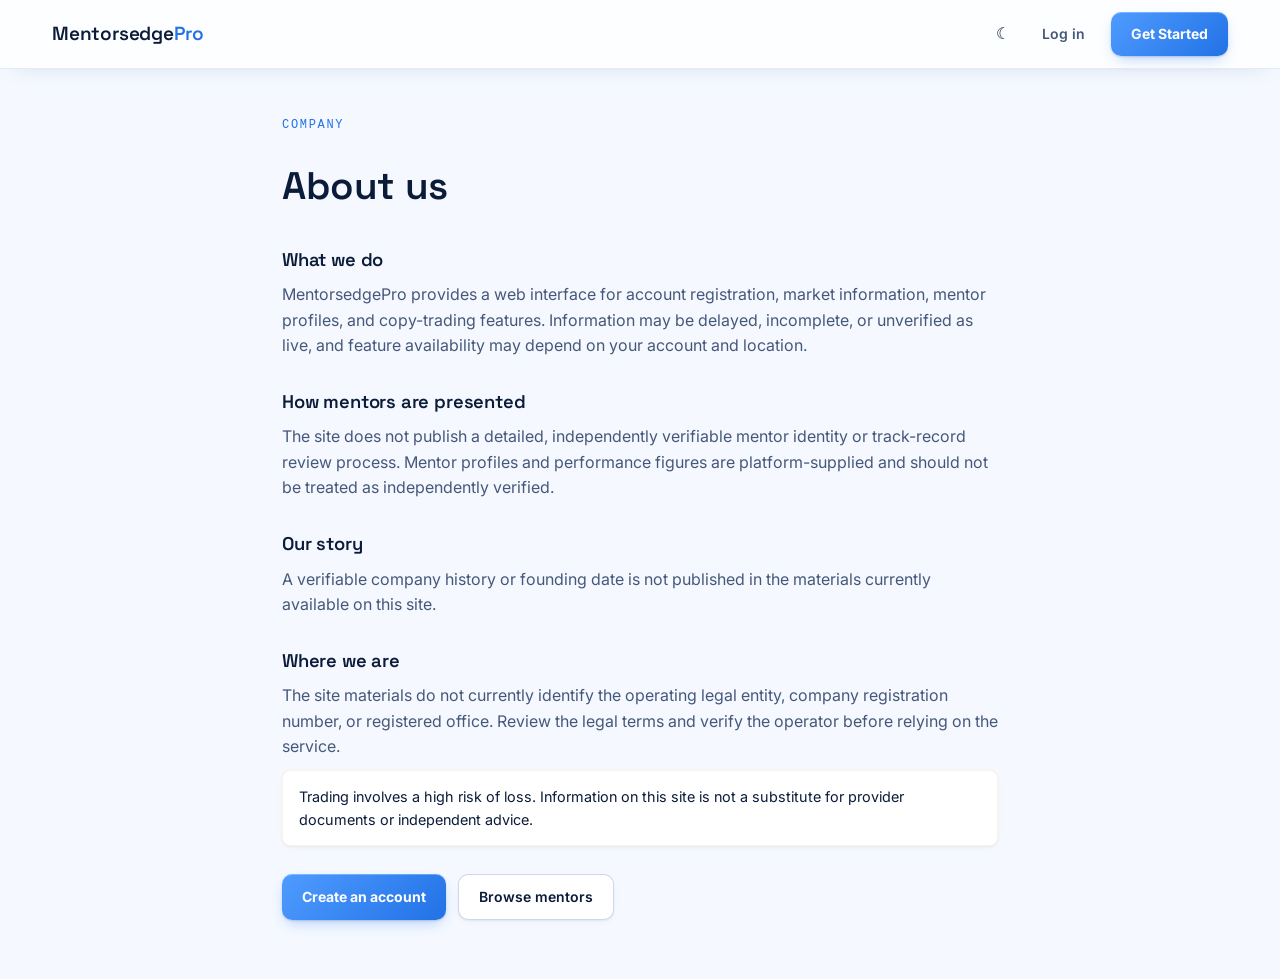
<file: company.html>
<!DOCTYPE html>
<html lang="en">
<head>
<meta charset="UTF-8">
<meta name="viewport" content="width=device-width, initial-scale=1.0">
<title>About MentorsEdgePro</title>
<script src="theme.js"></script>
<meta name="description" content="Learn about the platform, how mentors are presented and how we operate.">
<link rel="canonical" href="https://mentorsedgepro.co/company?p=about">
<link rel="icon" href="/favicon.svg" type="image/svg+xml">
<link rel="icon" href="/favicon.ico" sizes="32x32">
<link rel="apple-touch-icon" href="/apple-touch-icon.png">
<meta name="theme-color" content="#2272E6">
<meta property="og:type" content="website">
<meta property="og:site_name" content="MentorsEdgePro">
<meta property="og:title" content="About MentorsEdgePro">
<meta property="og:description" content="Learn about the platform, how mentors are presented and how we operate.">
<meta property="og:url" content="https://mentorsedgepro.co/company?p=about">
<meta property="og:image" content="https://mentorsedgepro.co/og.png">
<meta name="twitter:card" content="summary_large_image">
<link href="https://fonts.googleapis.com/css2?family=Space+Grotesk:wght@500;600;700&family=Inter:wght@400;500;600&display=swap" rel="stylesheet">
<link rel="stylesheet" href="style.css">
<style>
.co{max-width:760px;margin:0 auto;padding:110px 22px 60px}
.co h1{font-size:clamp(1.8rem,4vw,2.4rem);margin:6px 0 16px}
.co h2{margin:28px 0 8px;font-size:1.15rem}.co p{color:var(--text-secondary);margin-bottom:10px}
.co .note{padding:14px 16px;border:1px solid var(--gold-dim);border-radius:8px;background:var(--bg-panel);color:var(--text-primary);font-size:.9rem}
.co-cta{margin-top:28px;display:flex;gap:12px;flex-wrap:wrap}
</style>
</head>
<body>
<header class="nav scrolled"><div class="nav-inner">
  <a href="index.html" class="brand"><span class="brand-word">Mentorsedge<em>Pro</em></span></a>
  <div class="nav-actions"><a href="login.html" class="btn-ghost">Log in</a><a href="register.html" class="btn-solid"><span>Get Started</span></a></div>
</div></header>
<main class="co" id="co"></main>
<script>
const P = {
  about: ['About us', 'Company', [
    ['What we do', 'MentorsedgePro provides a web interface for account registration, market information, mentor profiles, and copy-trading features. Information may be delayed, incomplete, or unverified as live, and feature availability may depend on your account and location.'],
    ['How mentors are presented', 'The site does not publish a detailed, independently verifiable mentor identity or track-record review process. Mentor profiles and performance figures are platform-supplied and should not be treated as independently verified.'],
    ['Our story', 'A verifiable company history or founding date is not published in the materials currently available on this site.'],
    ['Where we are', 'The site materials do not currently identify the operating legal entity, company registration number, or registered office. Review the legal terms and verify the operator before relying on the service.'],
  ]],
  security: ['Regulation & Security', 'Trust', [
    ['Regulatory status', 'The Regulation & Licensing page lists the Financial Conduct Authority (FCA), the Cyprus Securities and Exchange Commission (CySEC), and the Australian Securities & Investments Commission (ASIC), with associated registration references. These listings are not independent verification and do not by themselves establish that the platform is authorised to provide regulated financial services. Account registration is not evidence of authorisation. Verify the provider and its permissions directly with the relevant regulator before transferring funds or trading.'],
    ['Account security', 'The sign-in flow uses an email address and password and may request a six-digit two-factor authentication code. The site materials do not describe password storage or session-security controls, or confirm that two-factor authentication is available to every user. Use a unique password, never share authentication codes, and contact Support if you suspect unauthorised access.'],
    ['Your funds', 'The site does not provide verifiable details about who holds client funds or whether funds are segregated, insured, or covered by a compensation scheme. A displayed balance alone does not establish that funds are held or protected. Confirm the provider, custody arrangements, and applicable protections before sending money.'],
    ['Data protection', 'The Privacy Policy identifies mentorsedgepro Ltd. as the operator and describes the personal information it collects, how it may be used and shared, international transfers, cookies, security, and your rights. Contact details for privacy requests are not provided in the policy text.'],
    ['Reporting a problem', 'For support enquiries or to report suspicious activity, contact us through <a href="support.html" style="color:var(--brand)">Support</a>.'],
  ]],
};
const key = new URLSearchParams(location.search).get('p');
const [title, eyebrow, secs] = P[key] || P.about;
document.title = key === 'security' ? 'Regulation & Security: MentorsEdgePro' : 'About MentorsEdgePro';
const esc = (s) => s.replace(/[&<>]/g, (c) => ({'&':'&amp;','<':'&lt;','>':'&gt;'}[c]));
document.getElementById('co').innerHTML = `<span class="eyebrow">${eyebrow}</span><h1>${title}</h1>` +
  secs.map(([h, t]) => `<h2>${esc(h)}</h2><p>${t.includes('<a ') ? t : esc(t)}</p>`).join('') +
  `<p class="note">Trading involves a high risk of loss. Information on this site is not a substitute for provider documents or independent advice.</p>
   <div class="co-cta"><a href="register.html" class="btn-solid"><span>Create an account</span></a><a href="mentorboard.html" class="btn-outline"><span>Browse mentors</span></a></div>`;
</script>
</body>
</html>
</file>
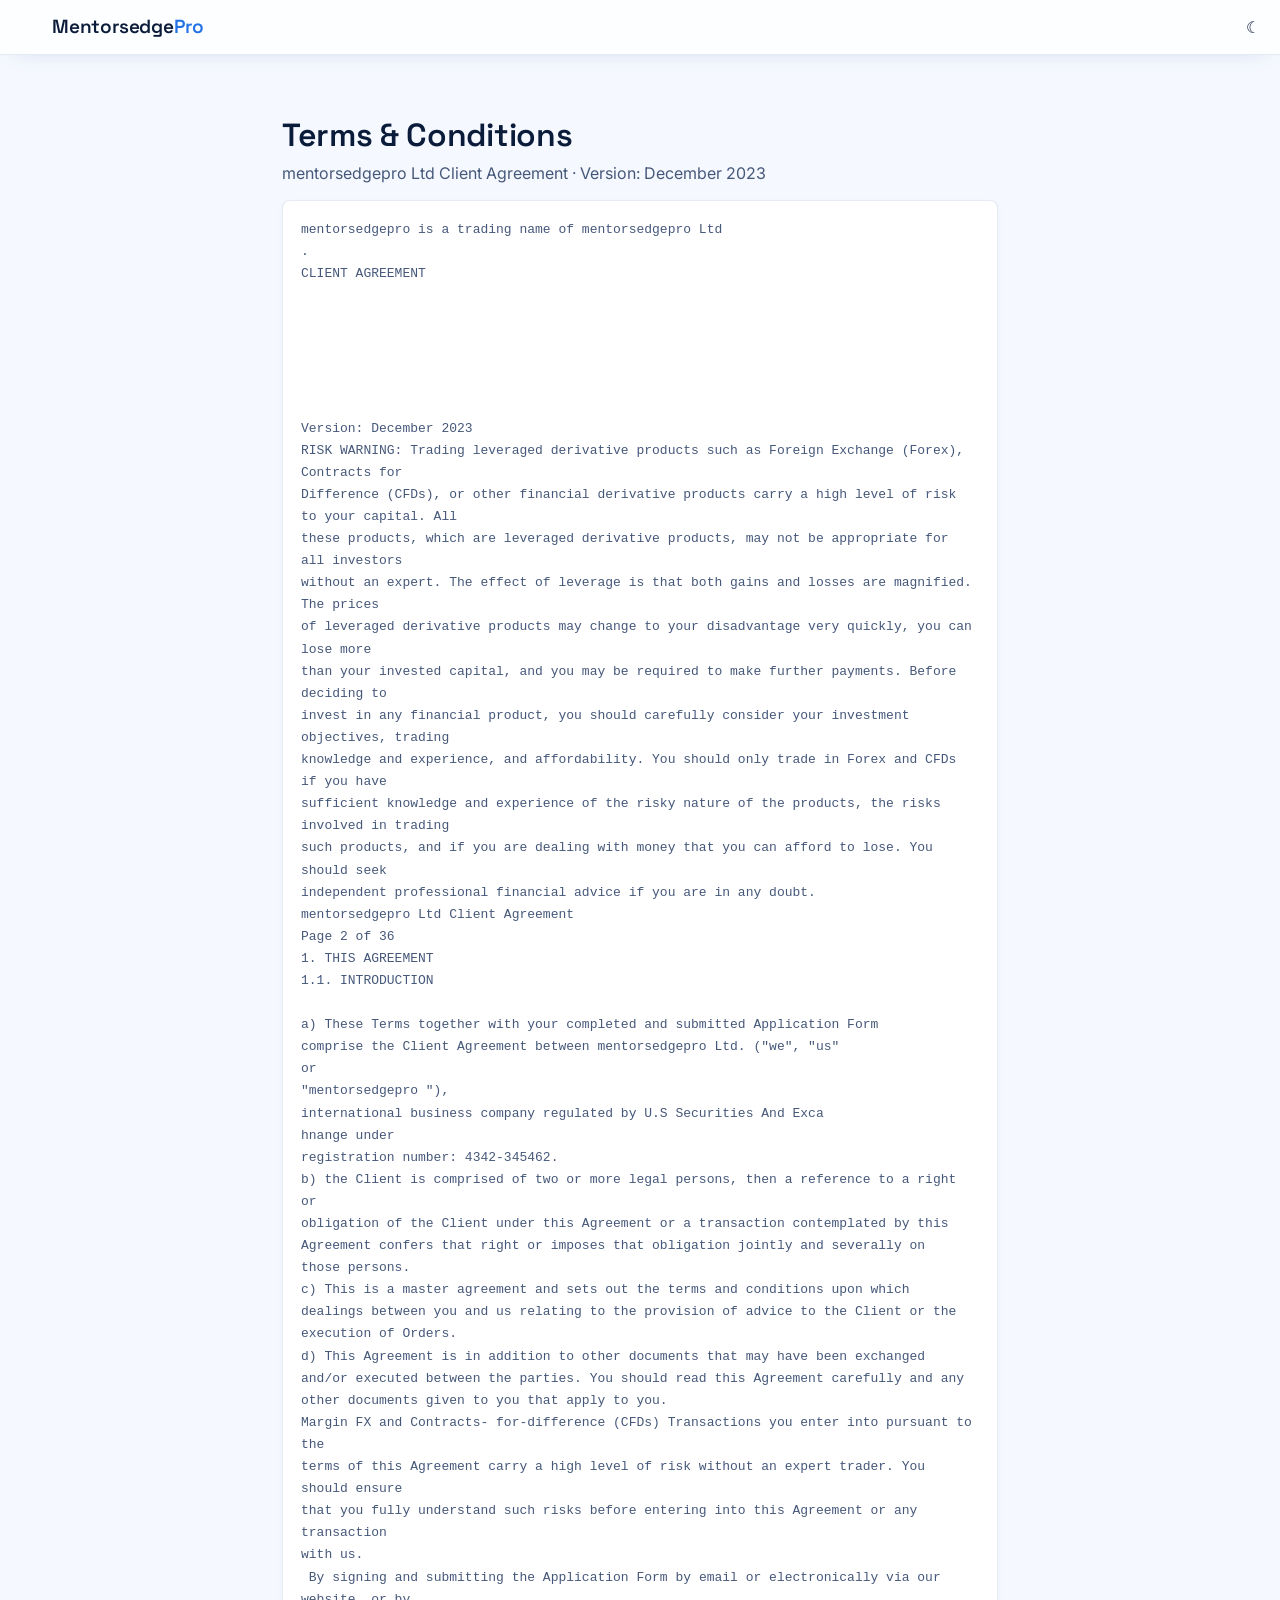
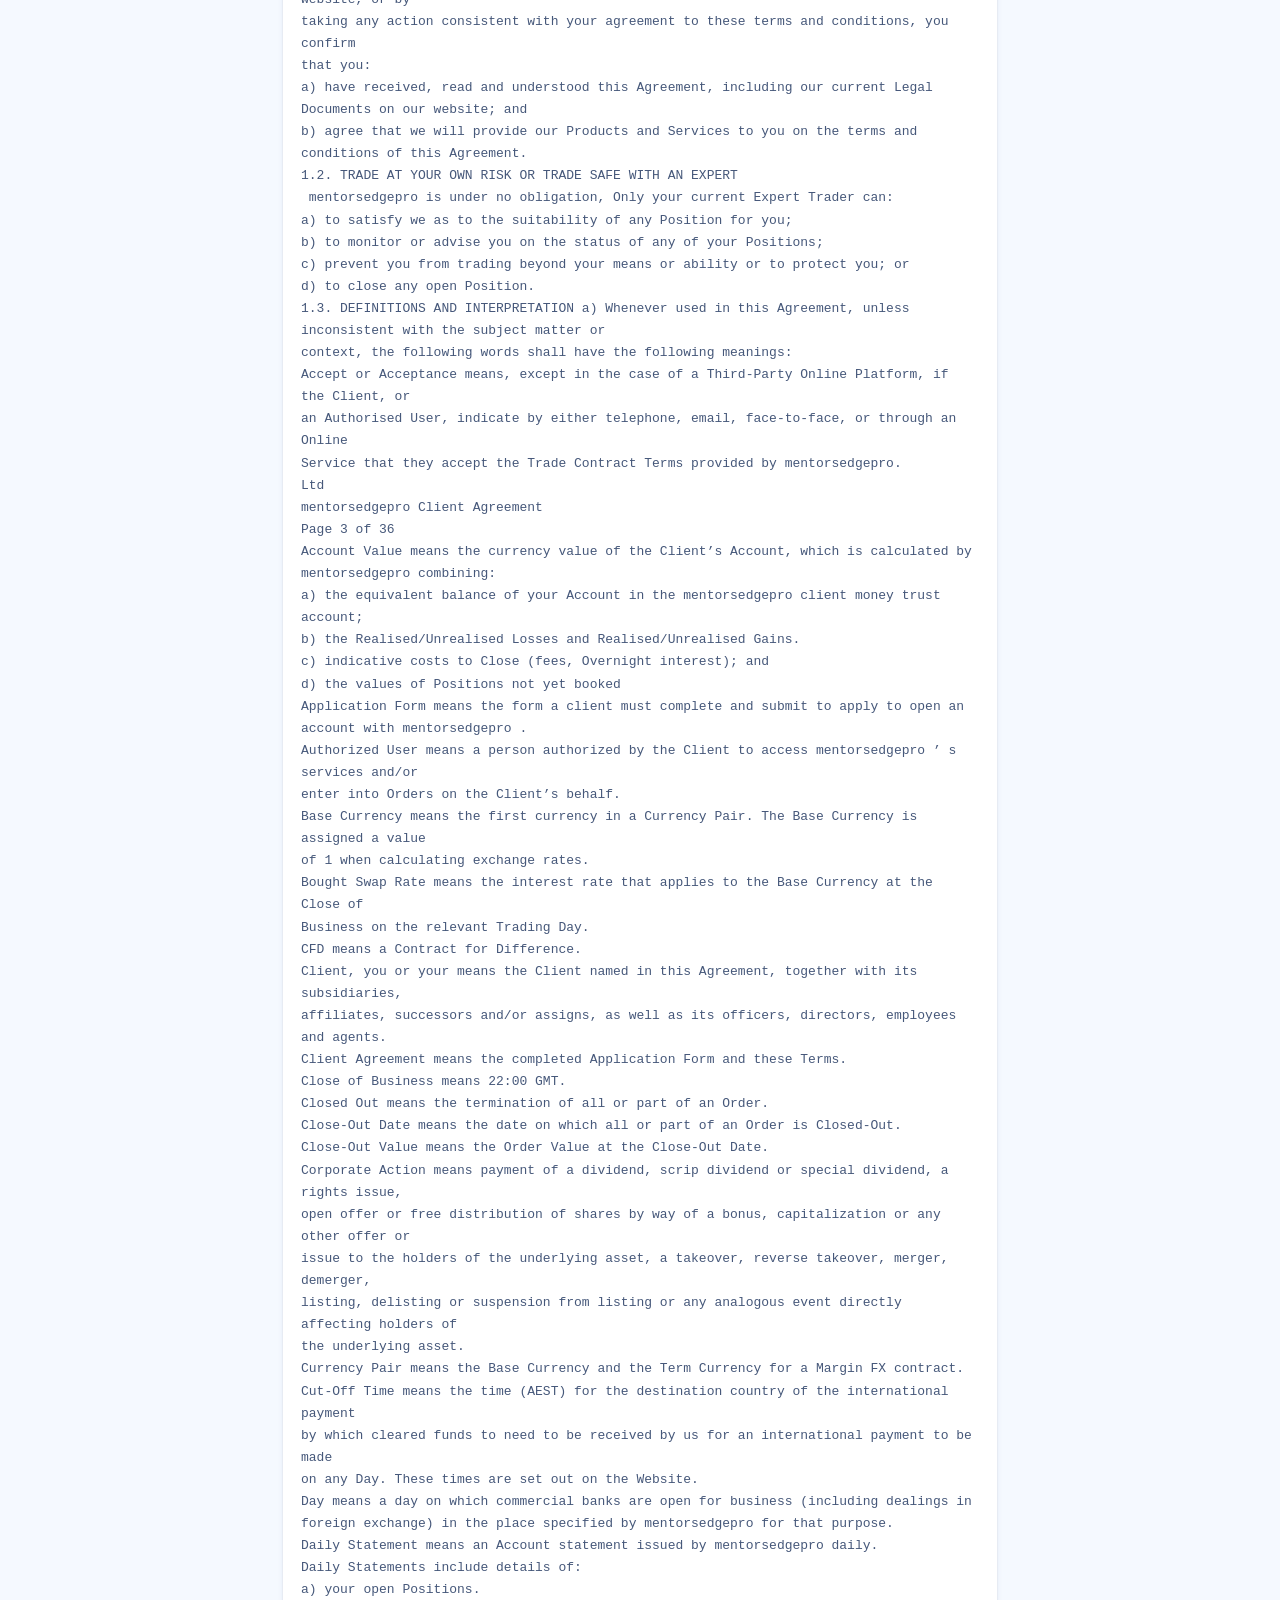
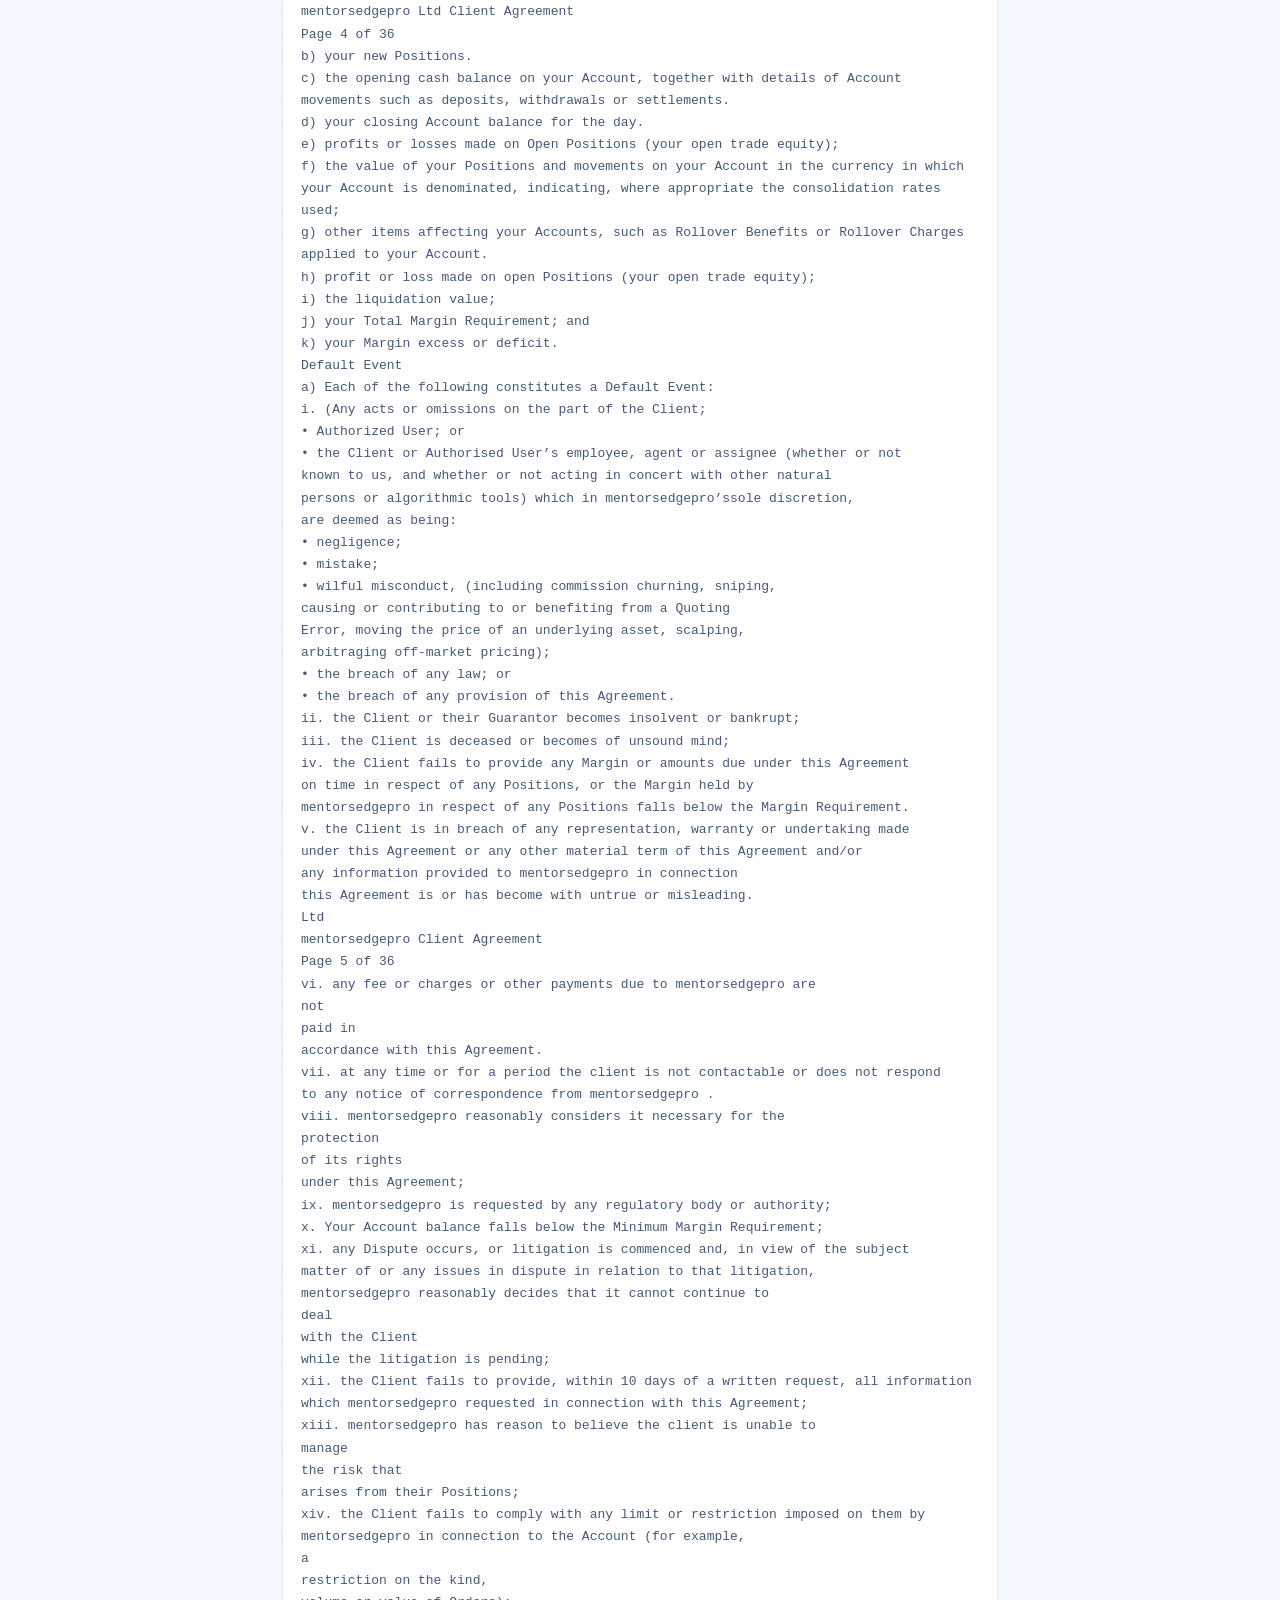
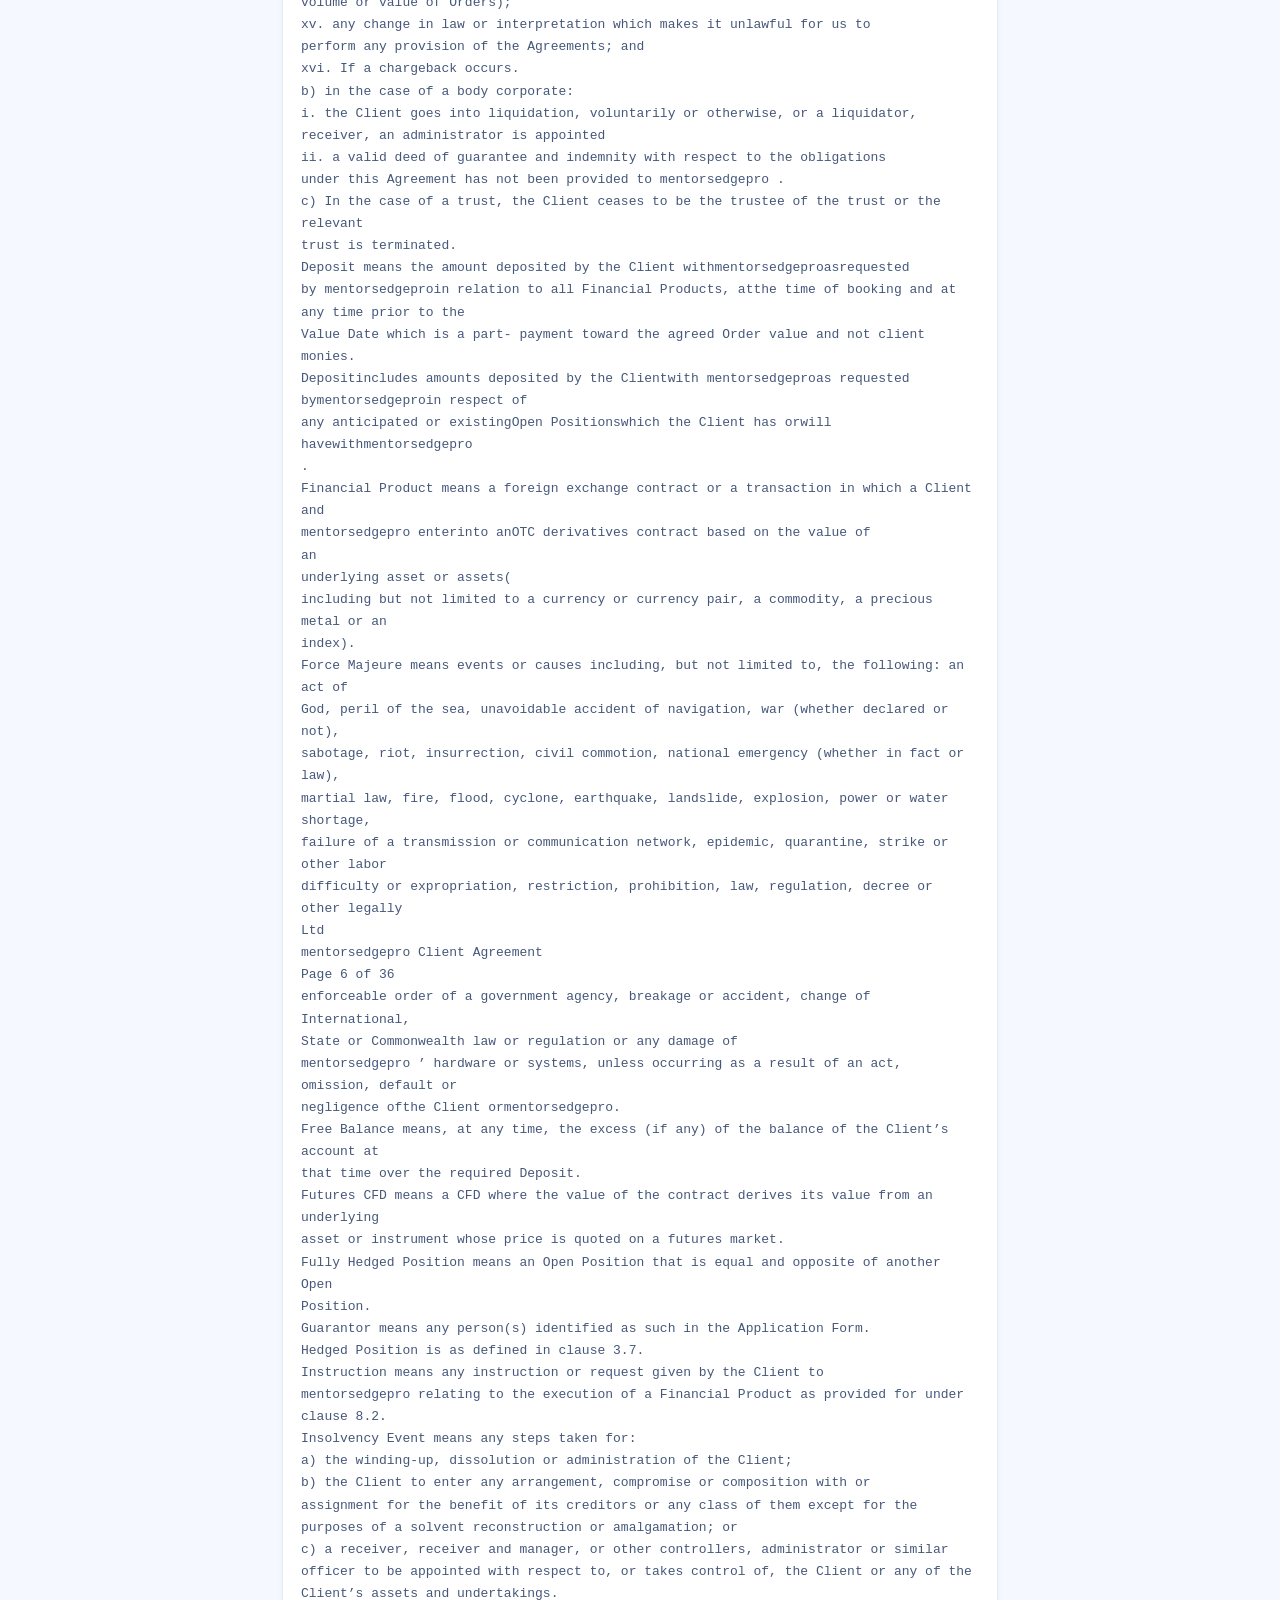
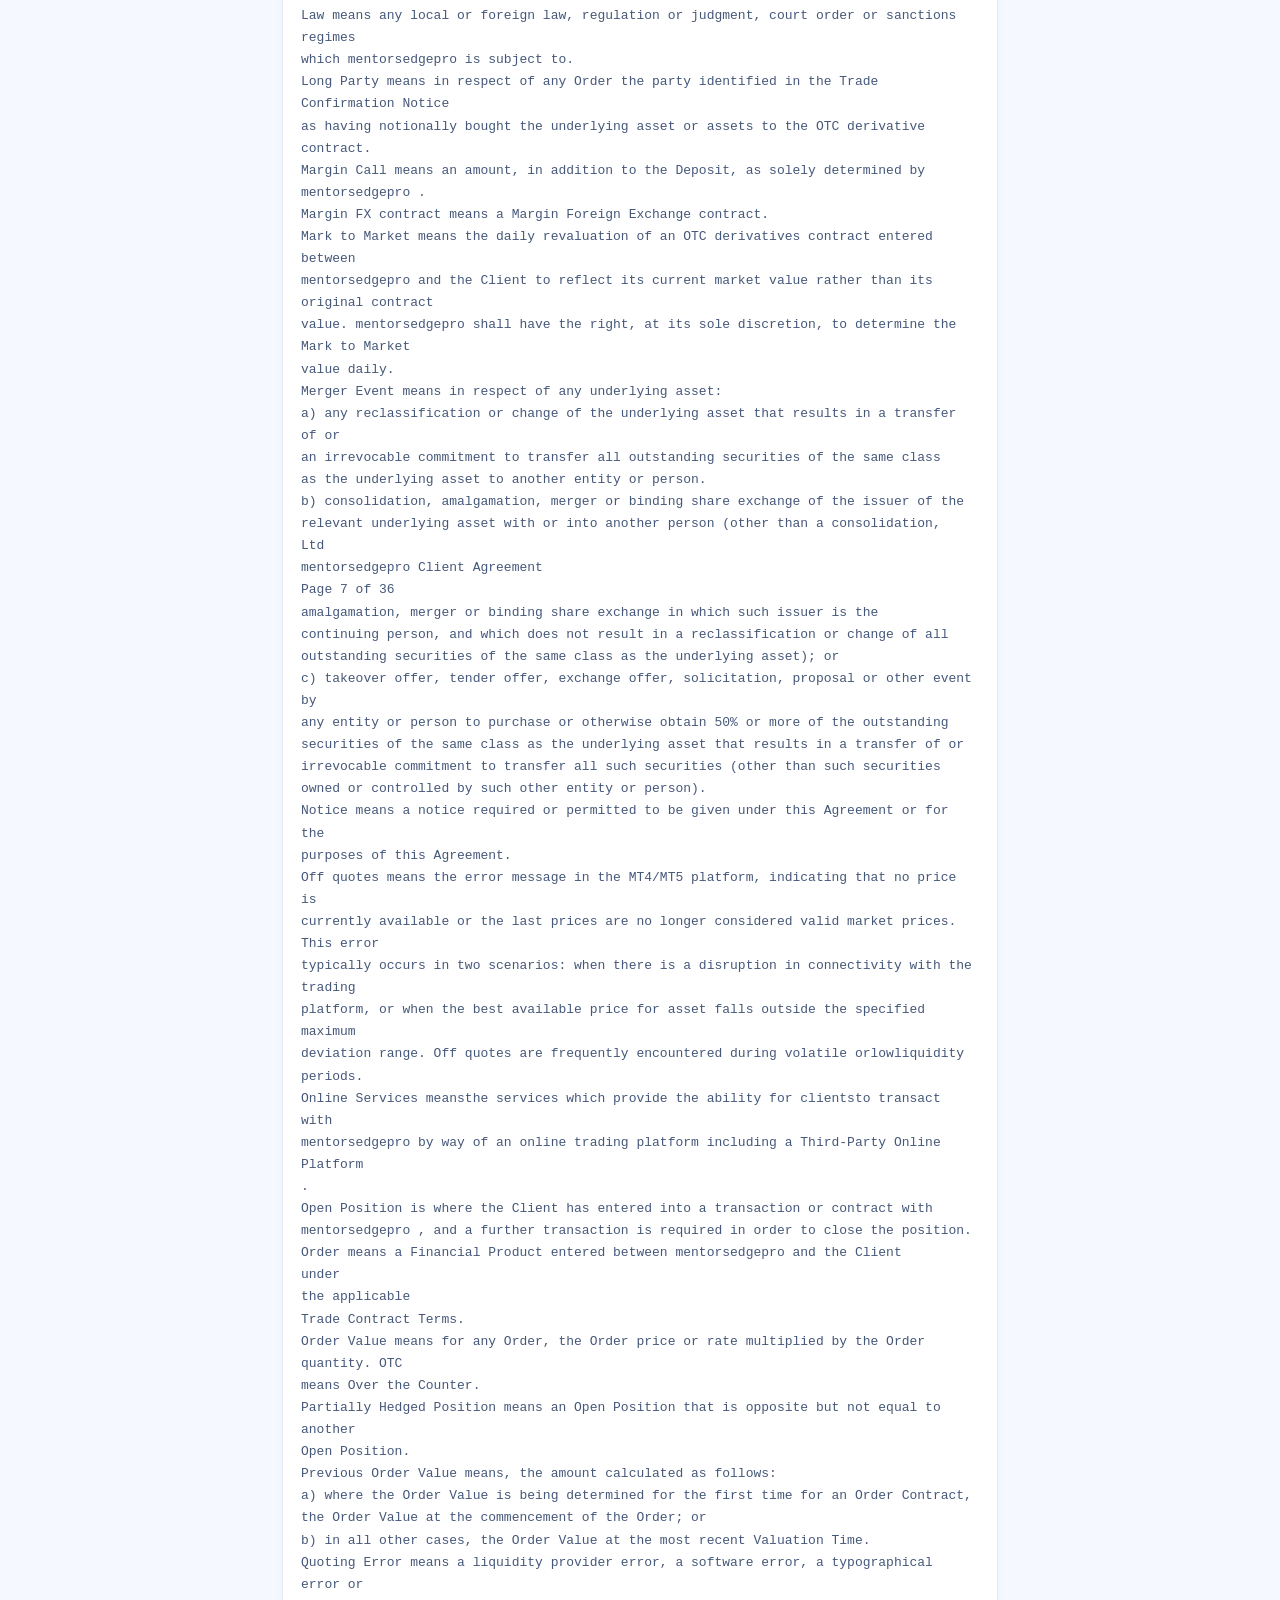
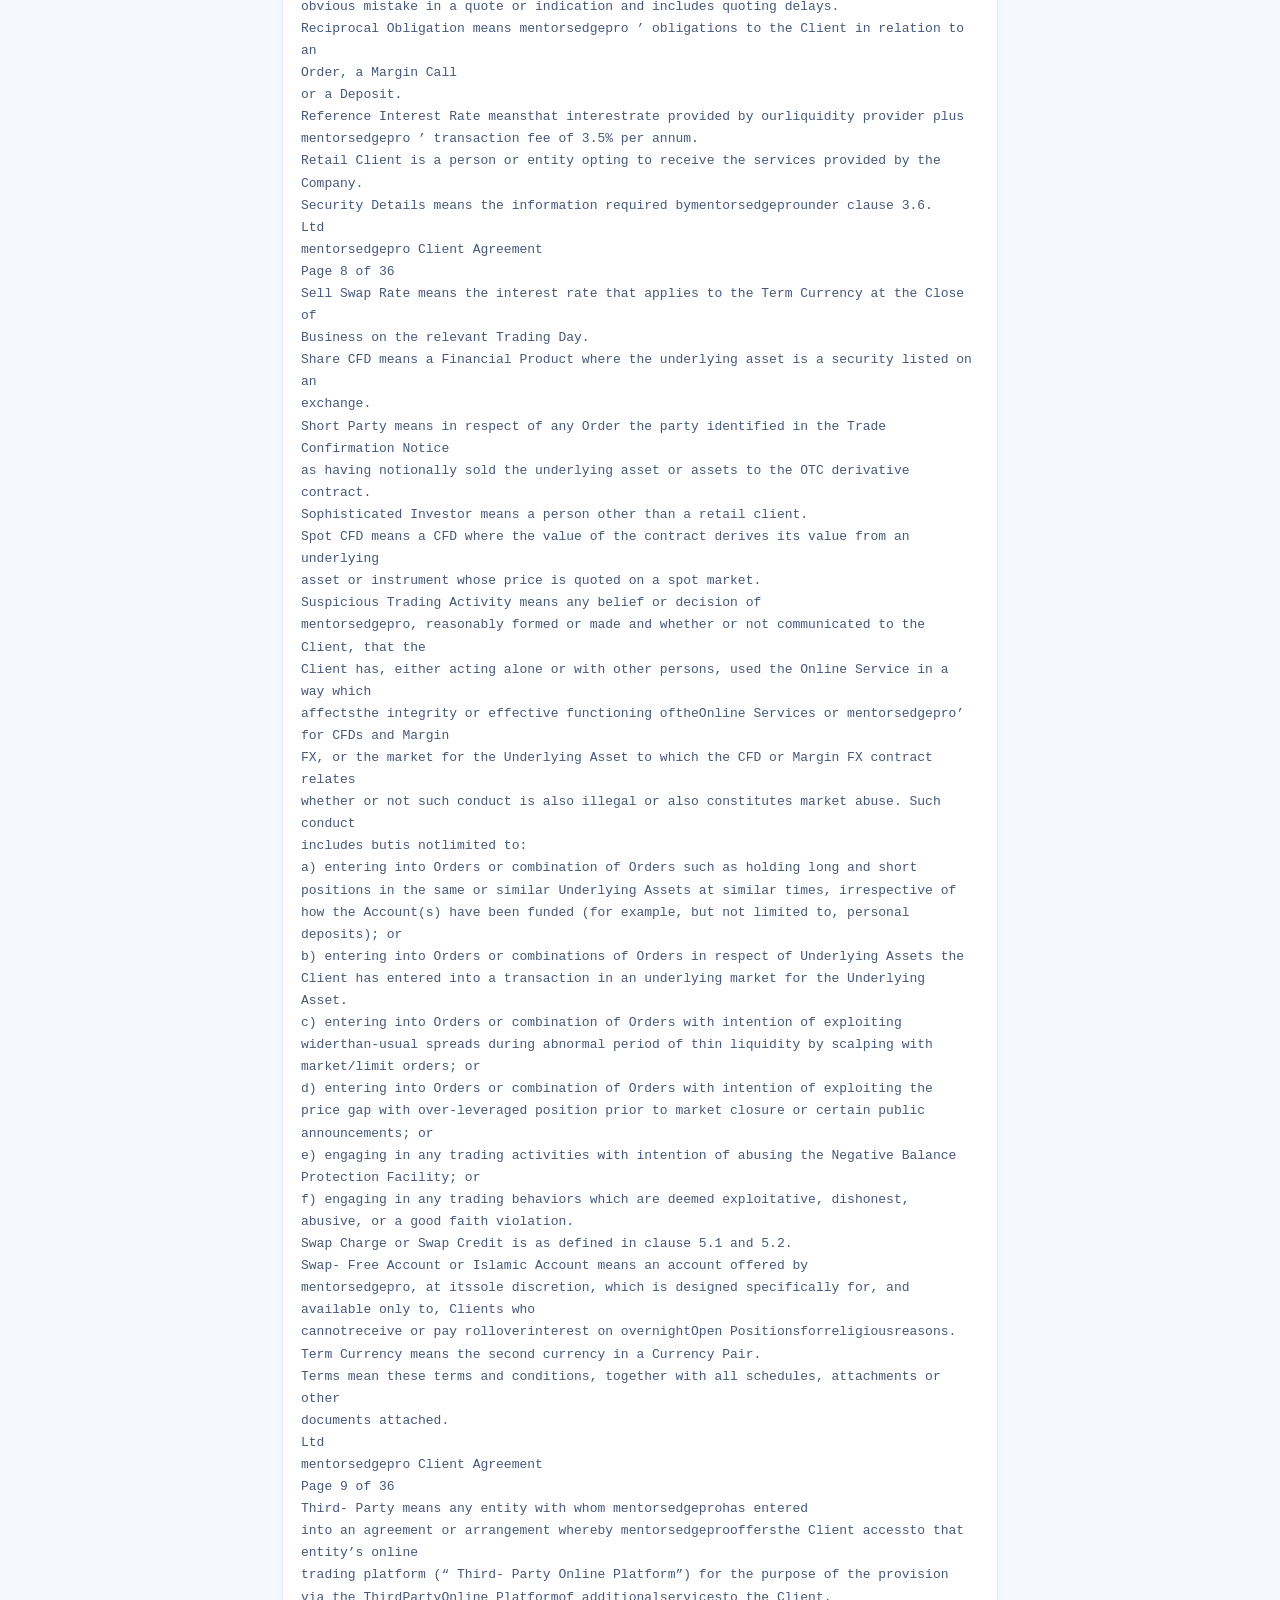
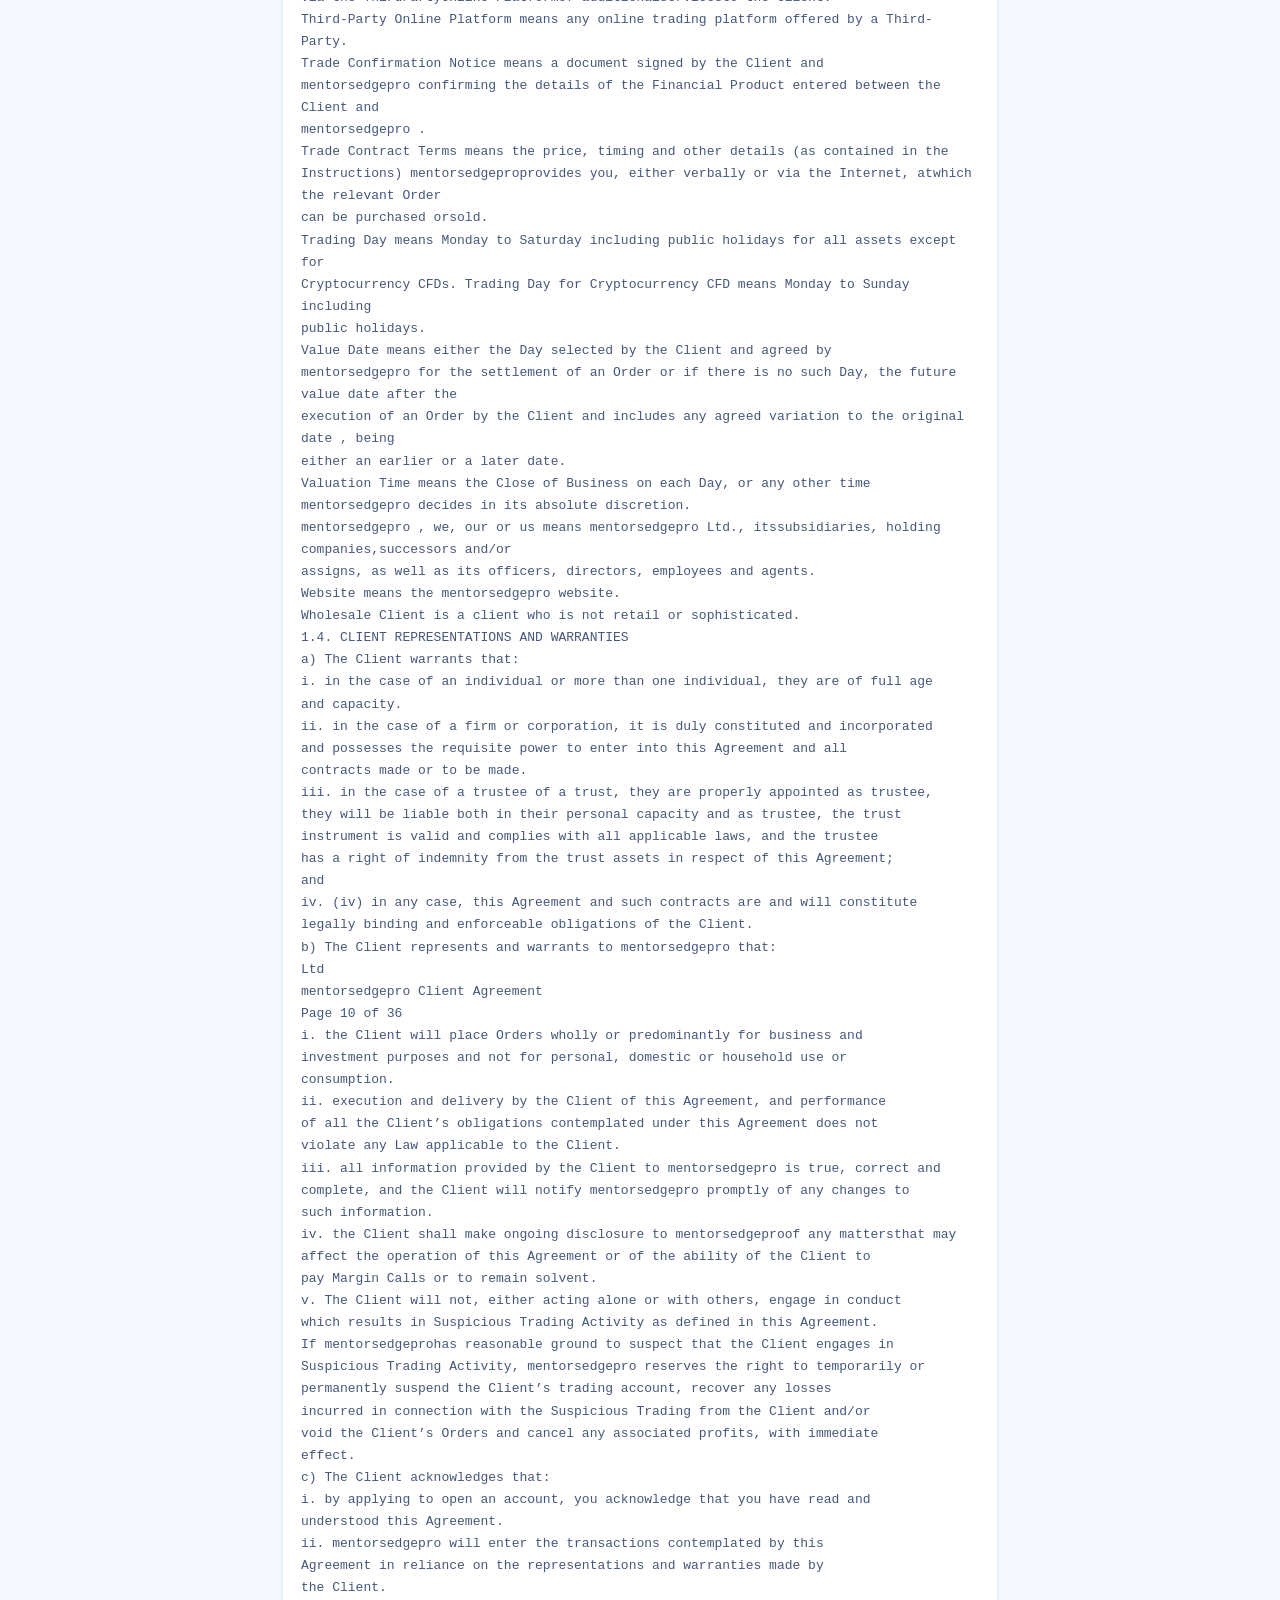
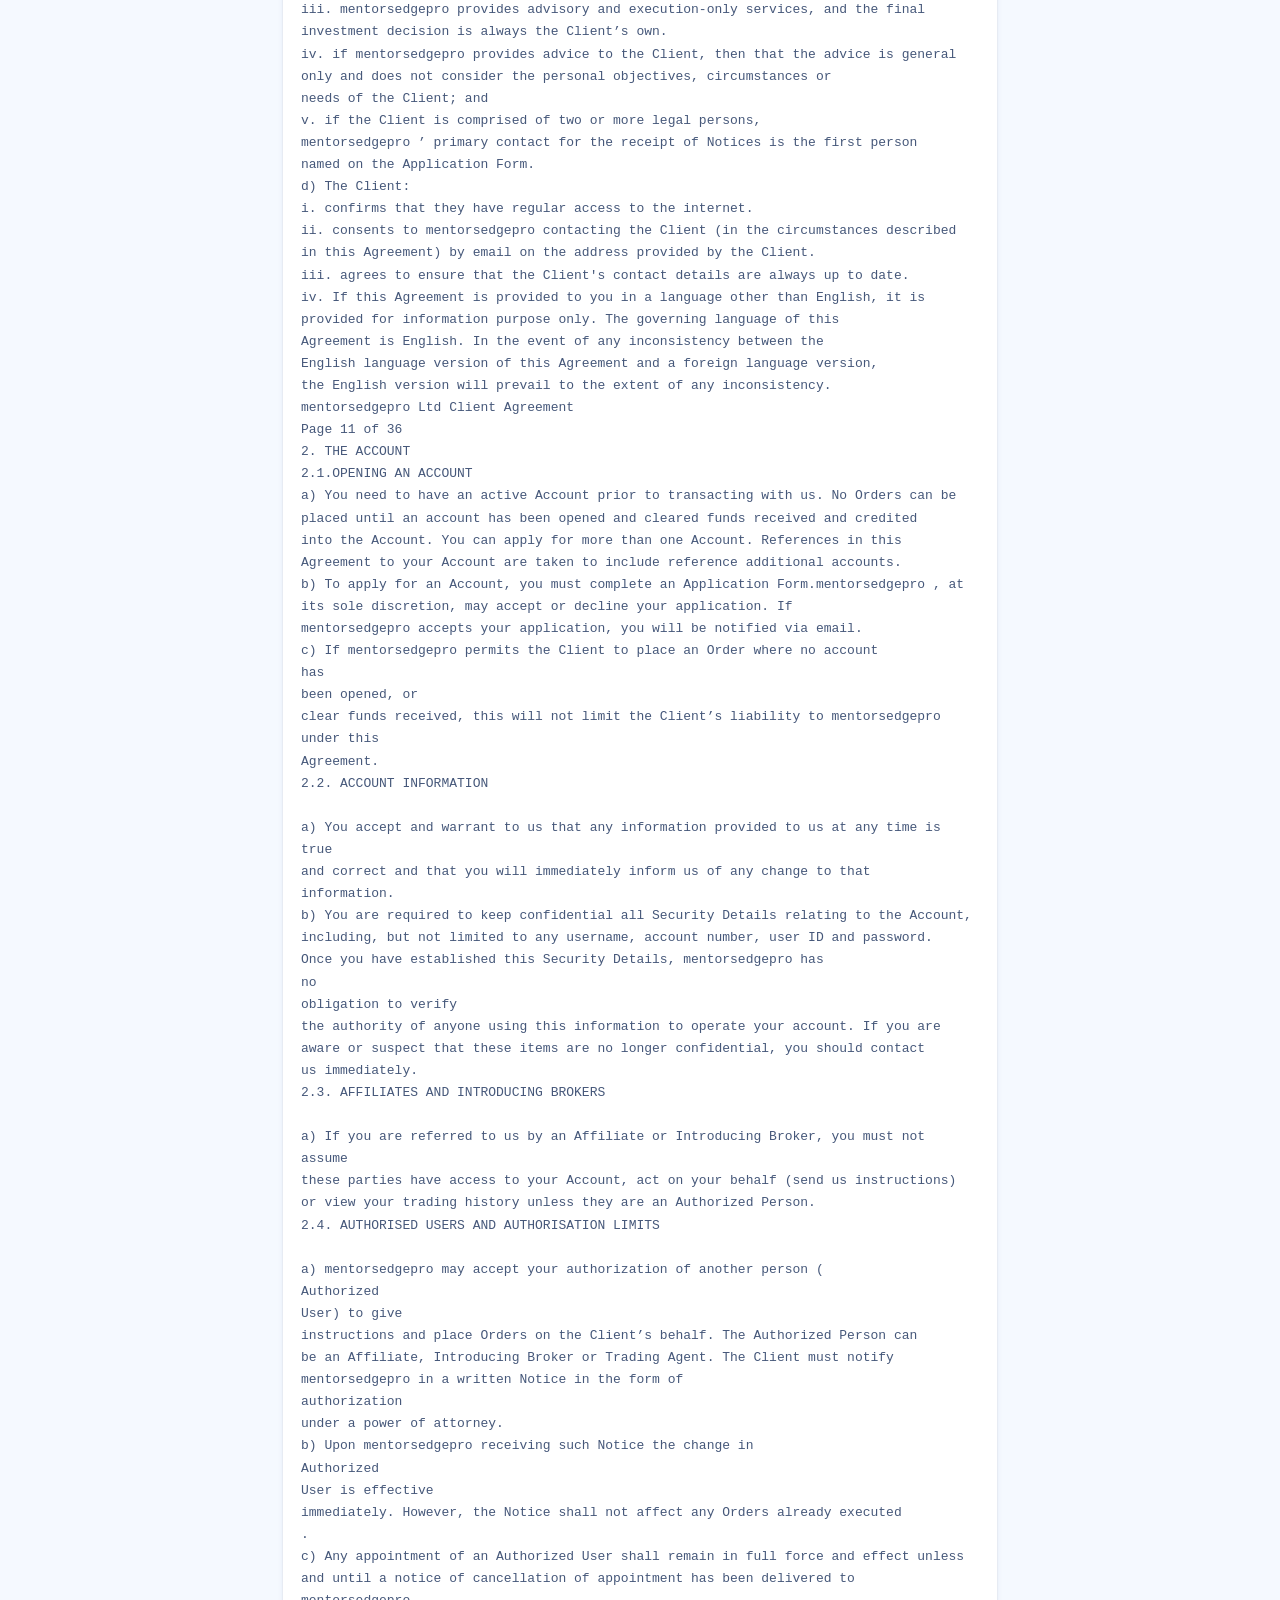
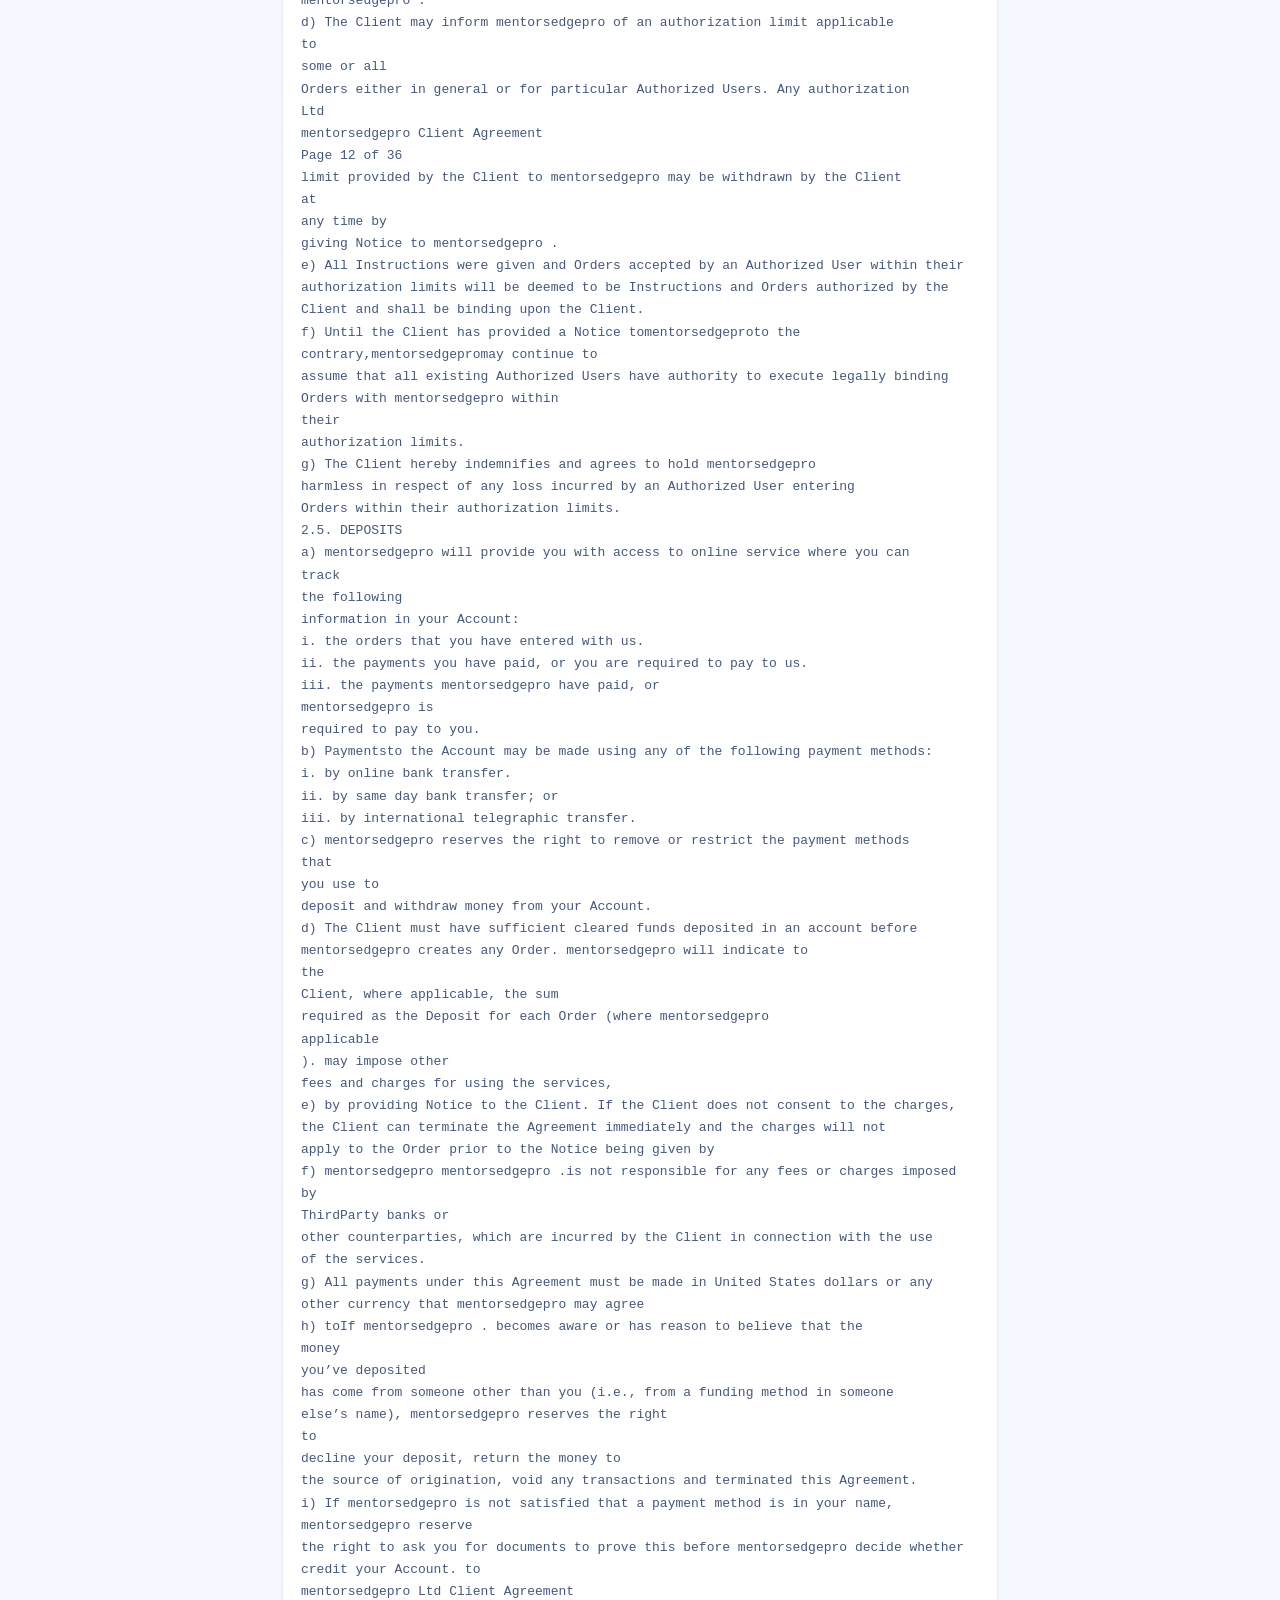
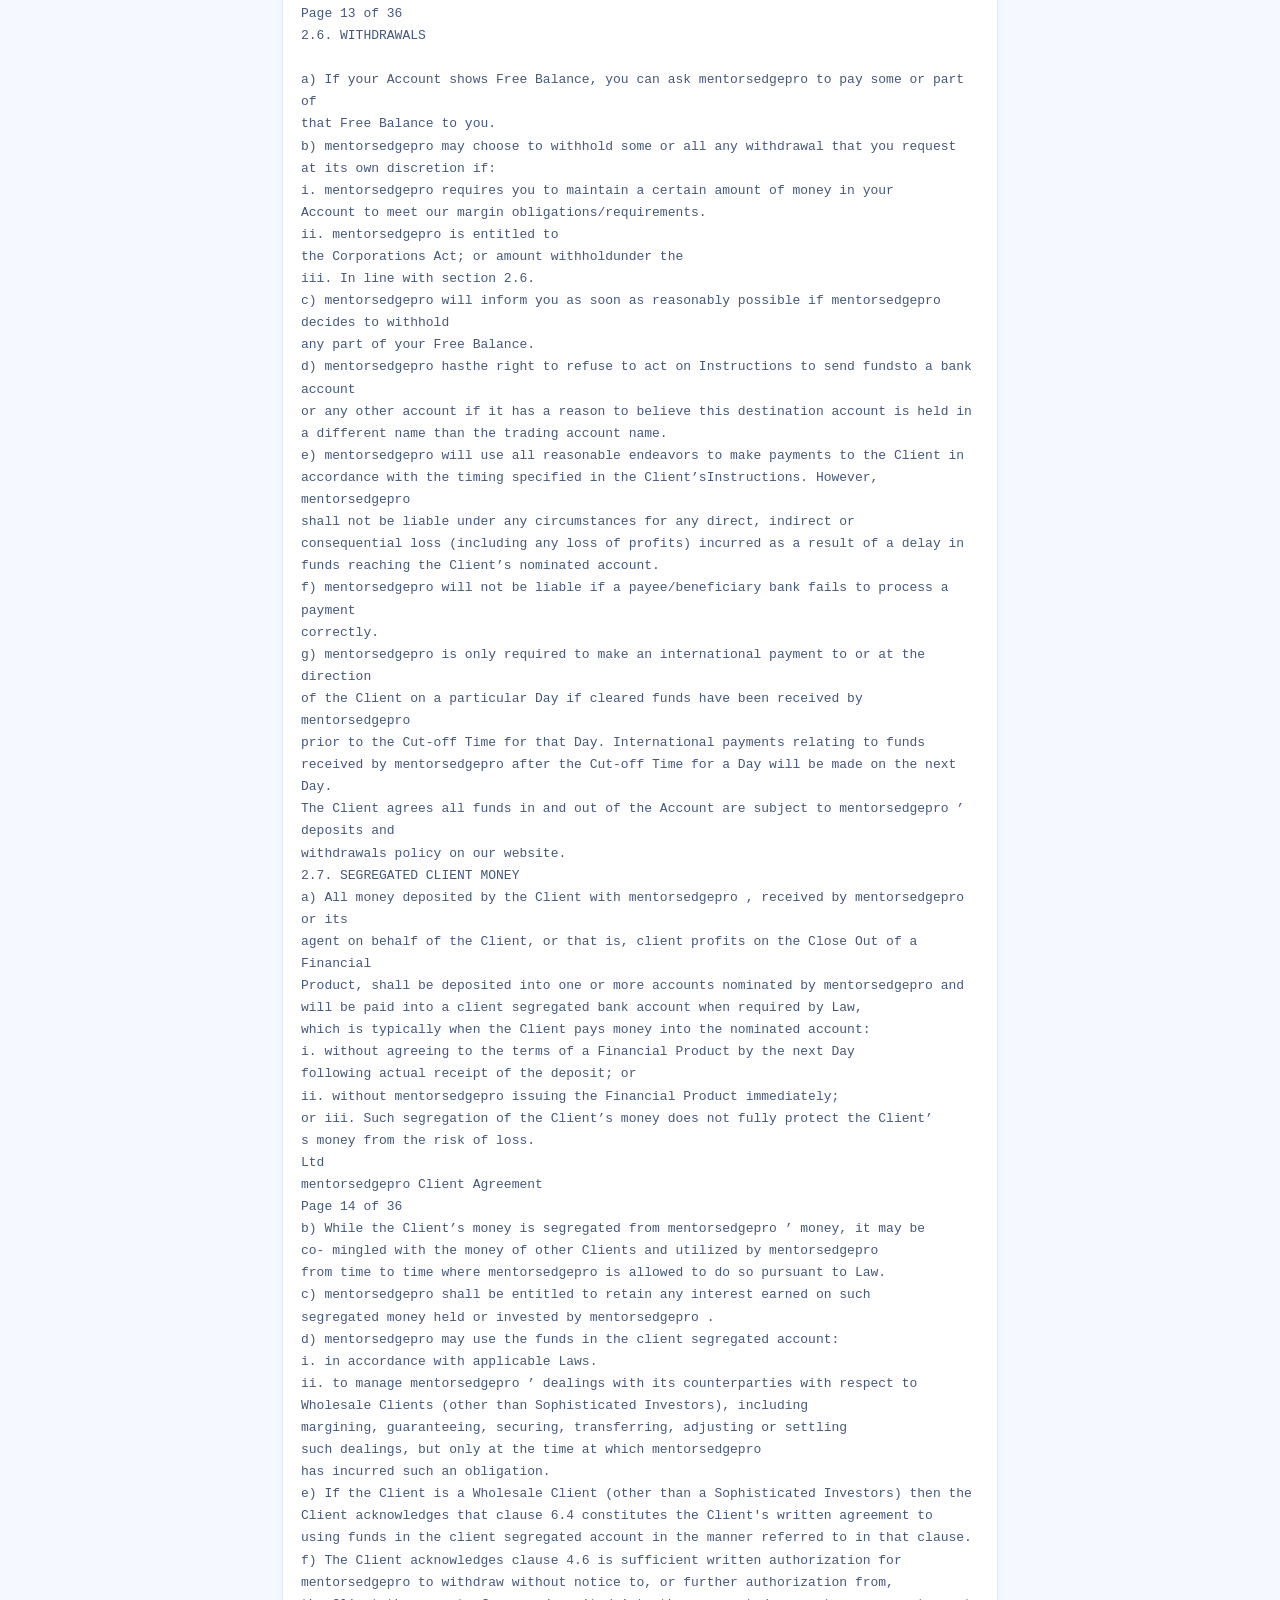
<file: legal.html>
<!DOCTYPE html>
<html lang="en">
<head>
<meta charset="UTF-8">
<meta name="viewport" content="width=device-width, initial-scale=1.0">
<title>Legal Information: MentorsEdgePro</title>
<script src="theme.js"></script>
<meta name="description" content="Read the MentorsEdgePro terms, privacy policy, and anti-money laundering information.">
<link rel="canonical" href="https://mentorsedgepro.co/legal">
<link rel="icon" href="/favicon.svg" type="image/svg+xml">
<link rel="icon" href="/favicon.ico" sizes="32x32">
<link rel="apple-touch-icon" href="/apple-touch-icon.png">
<meta name="theme-color" content="#2272E6">
<meta property="og:type" content="website">
<meta property="og:site_name" content="MentorsEdgePro">
<meta property="og:title" content="Legal Information: MentorsEdgePro">
<meta property="og:description" content="Read the MentorsEdgePro terms, privacy policy, and anti-money laundering information.">
<meta property="og:url" content="https://mentorsedgepro.co/legal">
<meta property="og:image" content="https://mentorsedgepro.co/og.png">
<meta name="twitter:card" content="summary_large_image">
<link href="https://fonts.googleapis.com/css2?family=Space+Grotesk:wght@500;600;700&family=Inter:wght@400;500;600&display=swap" rel="stylesheet">
<link rel="stylesheet" href="style.css">
<style>
.lg{max-width:760px;margin:0 auto;padding:110px 22px 60px}
.lg h2{margin:28px 0 8px;font-size:1.15rem}
.lg p{color:var(--text-secondary);margin-bottom:10px}
.lg .lg-notice{padding:14px 16px;border:1px solid var(--gold-dim);border-radius:8px;color:var(--text-primary);background:var(--bg-panel)}
.lg .lg-document{padding:18px;border:1px solid var(--line);border-radius:8px;background:var(--bg-panel);color:var(--text-secondary);font:13px/1.7 var(--font-mono);white-space:pre-wrap;overflow-wrap:anywhere}
</style>
</head>
<body>
<header class="nav scrolled"><div class="nav-inner"><a href="index.html" class="brand"><span class="brand-word">Mentorsedge<em>Pro</em></span></a></div></header>
<main class="lg" id="lg"></main>
<script>
const DOCS = {
  privacy: ['CopyleadTrader - mentorsedgepro Ltd. Privacy Policy', [
    ['1. mentorsedgepro Ltd. Privacy and Security Policy', 'mentorsedgepro Ltd. (“we”, “us” or “mentorsedgepro”) is a business company registered in Saint Lucia under registration number 2023-00068. We help traders and Introducing Brokers achieve their business goals and personal ambitions. Our business is built on integrity and trust, offering an industry-leading combination of dynamic products, competitive trading parameters and premium, one-on-one service. mentorsedgepro’s mission is to enable the personal ambitions and business goals of Forex traders and IBs through dynamic products, competitive trading parameters and a premium customer experience.'],
    ['2. Commitment', 'mentorsedgepro is committed to protecting the privacy of all personal information it obtains from you, including information obtained during your visits to this website or the provision of other services to you. mentorsedgepro will only use your personal information in accordance with this Privacy and Security Policy and otherwise in accordance with the Privacy and Data Protection Act in Saint Lucia.'],
    ['3. mentorsedgepro collects personal information', 'mentorsedgepro collects certain personal information so that it may meet the needs of its customers. By collecting certain personal information, mentorsedgepro can monitor and improve the services it offers to existing and potential customers. We will use this information to establish and maintain your account, provide our services to you, improve our services, make regulatory notifications and for marketing.'],
    ['4. What information does mentorsedgepro obtain?', 'mentorsedgepro will collect and hold information about you when you complete an online application or other type of form, or access and trade on your account through this website or another service we provide to you. mentorsedgepro may derive information from your use of this website or another service we provide to you and may store this information with your personal profile. This information may include site areas visited, pages viewed, frequency and duration of visits, types of transactions conducted, documents downloaded, and other websites which may have referred you or to which you link.'],
    ['5. How will mentorsedgepro use this information?', 'mentorsedgepro may use this information for one or more of the following purposes:\n• to provide the services you have requested, including processing transactions;\n• to confirm your identity;\n• to maintain your personal profile and manage your account;\n• to contact you when necessary or appropriate in relation to the services being provided to you;\n• to keep you updated as a customer about matters such as contracts you have traded and mentorsedgepro activities;\n• to manage and administer the products and services provided to you;\n• to provide you with information regarding products and services offered by mentorsedgepro and to develop an understanding of the products and services you may be interested in obtaining from mentorsedgepro;\n• to provide you with information or opportunities that we believe may be relevant to you;\n• to tailor the website or other service we provide to your needs and interests; and\n• to create anonymised statistical data.\n\nYou consent to mentorsedgepro using your personal information for these purposes. You also consent to mentorsedgepro transferring your personal information out of Saint Lucia where this is necessary for mentorsedgepro to fulfil its contractual obligations to you. mentorsedgepro only transfers personal information to organisations outside Saint Lucia if mentorsedgepro has assessed the organisation as having appropriate controls and safeguards in place to protect your personal data.'],
    ['6. Who may mentorsedgepro disclose this information to?', 'mentorsedgepro may be required to provide your personal information to the regulator and government bodies from time to time. mentorsedgepro may also disclose your personal information to:\n• financial institutions and other similar organisations with which it deals in the course of its corporate activities, or those nominated by you;\n• external service providers and professional advisers (which may be located overseas) that provide services to mentorsedgepro;\n• any organisation at your request or any persons acting on your behalf, including your financial adviser, broker, solicitor or accountant;\n• third parties where this is necessary to process a transaction or provide services you have requested; or\n• any authority to whom mentorsedgepro is required by law to disclose such information.\n\nmentorsedgepro does not sell or provide your personal information to third parties for marketing purposes.'],
    ['7. Updating your information', 'You may inform mentorsedgepro at any time that your personal details have changed or that you wish mentorsedgepro to delete personal information it holds about you by emailing us. mentorsedgepro will change or delete your personal information in accordance with your instructions, except to the extent that we are required to hold it for regulatory or legal purposes, to provide you with the services you have requested or to maintain adequate business records.'],
    ['8. Links', 'When you use this website or another service we provide to you, you may be able to link to other websites. This Privacy Policy does not apply to those sites. mentorsedgepro encourages you to read the privacy policies on those sites.'],
    ['9. Cookies', 'mentorsedgepro uses cookies to gather information about your access to this website and other services we provide to you. Cookies are small pieces of information which use a unique identification tag and are stored on your device as a result of your use of this website or another service we provide to you. When we use cookies, they collect statistical information about how you use our services. Most internet browsers are set up to accept cookies. If you do not wish to receive cookies, you may be able to change your browser settings to refuse all cookies or to have your computer notify you each time a cookie is sent to it, giving you the choice whether to accept it. However, this may impair the quality of the services we provide to you in relation to your account.'],
    ['10. Security', 'mentorsedgepro takes security very seriously and adopts industry and information security best practices to protect your personal information and ensure it is not accessed by unauthorised persons. Measures include encryption of data during transmission, strong authentication mechanisms and secure access to machines and data.'],
    ['11. What are your rights?', 'You need not give us any of the personal information requested by mentorsedgepro. However, without that information, mentorsedgepro may be unable to open an account for you where the information is requested in an application form, or to provide you with other services, information or assistance you have sought. Should you have any questions or complaints about your privacy, please contact us. If a complaint is not resolved by mentorsedgepro to your satisfaction, you may complain to the Information Commissioner.\n\nUnder data protection legislation, you have (subject to certain exceptions) the right to obtain copies of any personal information mentorsedgepro holds about you and to inform mentorsedgepro of any inaccuracy. If you have a request, please contact us to obtain a subject access request form. We may charge a nominal fee to cover the cost of verifying the application and locating, retrieving, reviewing and copying any material requested.'],
    ['12. Your consent', 'By accessing this website or another service we provide to you, you consent to mentorsedgepro collecting, maintaining, using and disclosing personal information about you that is provided by you or by another person as described above.'],
    ['13. Amendments to policy', 'mentorsedgepro may make changes to this Privacy and Security Policy from time to time for any reason and will notify you of such changes by posting an updated version of this policy on this website. You are responsible for regularly reviewing this Privacy and Security Policy. If you use this website or another service we provide to you after changes are published, that use constitutes your agreement to those changes.']
  ]],
  aml: ['AML Policy', [
    ['Commitment and purpose', 'mentorsedgepro is committed to the highest standards of Anti-Money Laundering (AML) compliance and Counter-Terrorism Financing (CTF). To help governments fight the funding of terrorism and money laundering, laws require financial institutions to obtain, verify, and record information that identifies each person opening an account.\n\nMoney laundering is the process of converting funds received from illegal activities (such as fraud, corruption, or terrorism) into other funds or investments that appear legitimate, in order to hide or distort the real source of the funds.\n\nThe process of money laundering can be divided into three sequential stages:\n• Placement: Funds are converted into financial instruments, such as cheques, bank accounts, and money transfers, or used to purchase high-value goods that can be resold. Funds may also be physically deposited into banks and non-bank institutions (for example, currency exchangers). To avoid suspicion, a launderer may make several deposits instead of depositing the entire sum at once; this form of placement is called smurfing.\n• Layering: Funds are transferred or moved to other accounts and financial instruments to disguise their origin and obscure the identity of the entity behind multiple financial transactions. Moving funds and changing their form makes the laundered money more difficult to trace.\n• Integration: Funds return to circulation as apparently legitimate funds used to purchase goods and services.\n\nmentorsedgepro adheres to the principles of AML and actively prevents actions that aim to legalise illegally gained funds or facilitate that process. This AML policy is intended to prevent criminals from using the company’s services for money laundering, terrorist financing, or other criminal activity.\n\nTo prevent money laundering, mentorsedgepro Markets neither accepts nor pays cash under any circumstances. The company reserves the right to suspend any client operation that staff consider illegal or potentially related to money laundering.'],
    ['Company procedures', 'mentorsedgepro will take steps to establish that it is dealing with a real person or legal entity. mentorsedgepro Markets also takes measures in accordance with applicable laws and regulations. The AML policy is implemented through:\n• Know Your Customer (KYC) policy and due diligence;\n• monitoring of client activity; and\n• record keeping.'],
    ['Know Your Customer and due diligence', 'In accordance with the company’s AML and KYC policies, each client must complete a verification procedure. Before starting a business relationship with a client, mentorsedgepro Markets will seek satisfactory evidence of the identity of each customer or counterparty, or take other measures that produce satisfactory evidence. The company applies heightened scrutiny to clients who reside in countries identified by credible sources as having inadequate AML standards or presenting a high risk of crime and corruption, and to beneficial owners who reside in or whose funds are sourced from designated countries.'],
    ['Individual clients', 'During registration, each client provides personal information, including full name, date of birth, country of origin, and complete residential address. To verify this information and meet KYC requirements, clients must provide:\n• a current, valid passport (the page showing the photograph and signature);\n• a driving licence bearing a photograph; or\n• a national identity card (both front and back);\n• documents proving current permanent address, such as utility bills or bank statements, containing the client’s full name and place of residence and dated no more than three months before submission.\n\nIf documents are written in non-Latin characters, a notarised English translation should be provided to avoid delays in verification.'],
    ['Corporate clients', 'Where an applicant company is listed on a recognised or approved stock exchange, or independent evidence shows it is a wholly owned subsidiary or under the control of such a company, further identity verification steps will normally not be required. If the company is unquoted and none of its principal directors or shareholders already has an account with mentorsedgepro, it must provide:\n• Certificate of Incorporation or national equivalent;\n• Memorandum and Articles of Association and statutory statement, or national equivalents;\n• Certificate of good standing or other proof of the company’s registered address;\n• board resolution authorising the account and the persons who will operate it;\n• copies of powers of attorney or other authorities granted by the directors in relation to the company;\n• proof of identity for any director who will deal with mentorsedgepro on the customer’s behalf, following the individual identity verification requirements above; and\n• proof of identity for beneficial owners and any persons on whose instructions account signatories are authorised to act, following the individual identity verification requirements above.'],
    ['Monitoring of client activity', 'In addition to gathering information from clients, mentorsedgepro continues to monitor each client’s activity to identify and prevent suspicious transactions. A suspicious transaction is one that is inconsistent with the client’s legitimate business or the usual transaction history known from monitoring client activity. mentorsedgepro has implemented systems to monitor transactions automatically and, where needed, manually to prevent criminals from using the company’s services.'],
    ['Record keeping', 'Records must be kept of all transaction data and identification data, as well as documents relating to money laundering matters (for example, files on suspicious activity reports and documentation of AML account monitoring). These records are kept for a minimum of seven years after the account is closed.'],
    ['Deposit and withdrawal requirements', 'All deposits and withdrawals on trading accounts held with mentorsedgepro are subject to these requirements:\n• Due to AML/CTF laws, mentorsedgepro cannot receive or deposit funds from third parties.\n• Details of funds sent to mentorsedgepro must be provided on the mentorsedgepro platform only.\n• All funds withdrawn from a trading account must be sent to a bank account, credit/debit card, or alternative payment method (crypto) available on the mentorsedgepro platform.\n• Withdrawal requests are processed on a First-In-First-Out (FIFO) basis according to the funding source. For example, where a deposit is made by debit/credit card and a subsequent withdrawal is requested, the amount returned to that card may not exceed the original deposit. Any profits exceeding the deposited amount will be transferred to a nominated bank account held in the same name as the trading account.'],
    ['Measures taken', 'Where mentorsedgepro suspects that an attempted transaction is related to money laundering or other criminal activity, it will proceed in accordance with applicable law and report suspicious activity to the relevant regulatory authority.\n\nmentorsedgepro reserves the right to suspend any client operation that staff consider illegal or potentially related to money laundering. mentorsedgepro may, at its discretion, temporarily block a suspicious client account or terminate an existing client relationship.']
  ]]
};
const esc = (value) => value.replace(/[&<>]/g, (char) => ({ '&': '&amp;', '<': '&lt;', '>': '&gt;' }[char]));
const key = new URLSearchParams(location.search).get('p') || 'terms';
const [title, sections] = key === 'terms' ? ['Terms & Conditions', []] :
  DOCS[key] || ['Anti-Money Laundering Policy', DOCS.aml[1]];
document.title = key === 'terms' ? 'Terms & Conditions: MentorsEdgePro' : title + ': MentorsEdgePro';
const root = document.getElementById('lg');
if (key === 'terms') {
  root.innerHTML = `<h1>${esc(title)}</h1><p>mentorsedgepro Ltd Client Agreement · Version: December 2023</p><pre class="lg-document" id="terms-document">Loading agreement…</pre>`;
  fetch('terms.txt').then((response) => {
    if (!response.ok) throw new Error(`Unable to load the agreement (${response.status}).`);
    return response.text();
  }).then((text) => {
    document.getElementById('terms-document').textContent = text;
  }).catch((error) => {
    document.getElementById('terms-document').textContent = `The agreement could not be loaded. ${error.message}`;
  });
} else {
  const version = key === 'privacy' ? 'Version: March 2023' : '';
  root.innerHTML = `<h1>${esc(title)}</h1>${version ? `<p>${version}</p>` : ''}` +
    sections.map(([heading, text]) => `<h2>${esc(heading)}</h2><p style="white-space:pre-line">${esc(text)}</p>`).join('');
}
</script>
</body>
</html>
</file>
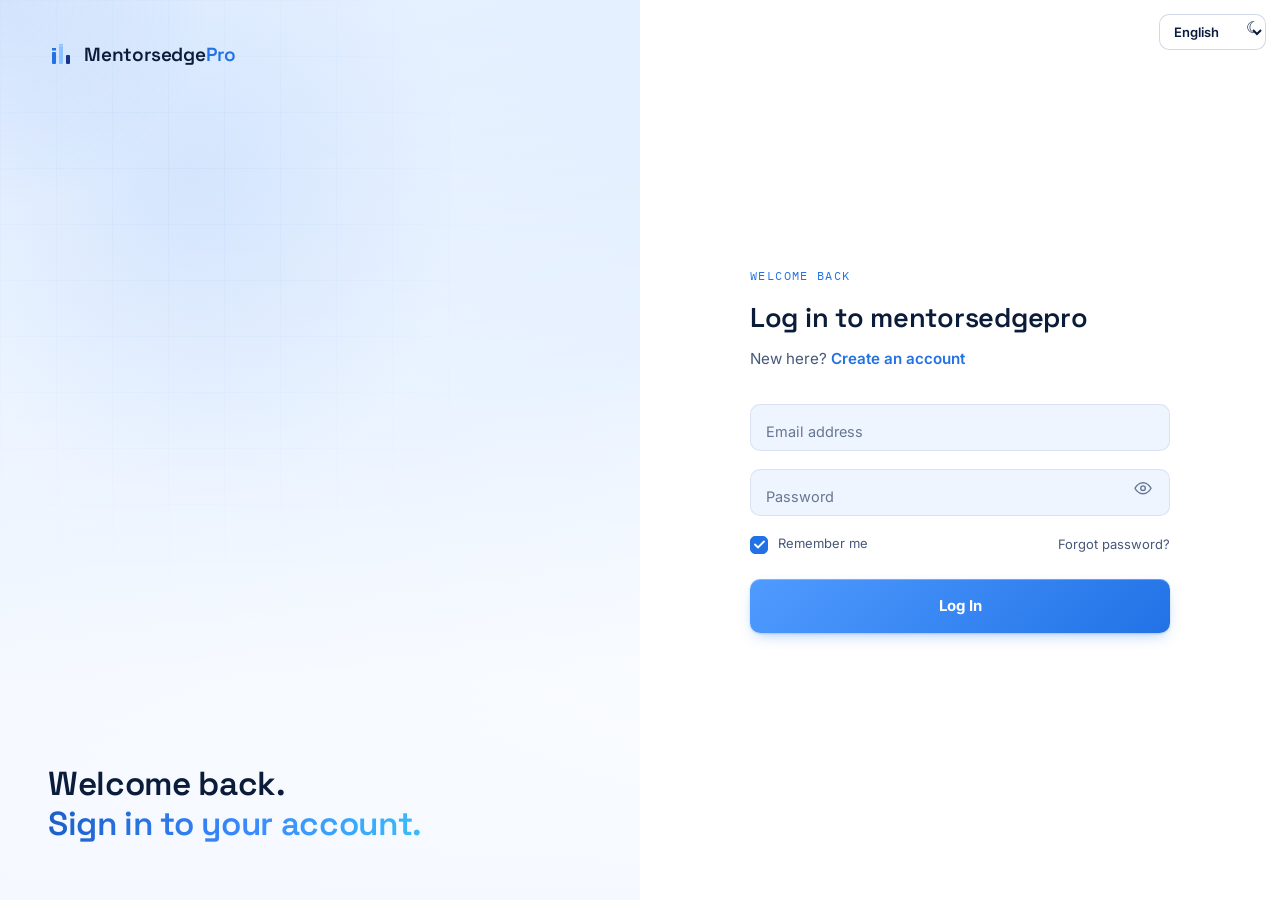
<file: login.html>
<!DOCTYPE html>
<html lang="en">
<head>
<meta charset="UTF-8">
<meta name="viewport" content="width=device-width, initial-scale=1.0, viewport-fit=cover">
<title>Log in: MentorsEdgePro</title>
<script src="theme.js"></script>
<meta name="description" content="Log in to your MentorsEdgePro account to access your trading dashboard, markets, and copytrading features.">
<link rel="canonical" href="https://mentorsedgepro.co/login">
<link rel="icon" href="/favicon.svg" type="image/svg+xml">
<link rel="icon" href="/favicon.ico" sizes="32x32">
<link rel="apple-touch-icon" href="/apple-touch-icon.png">
<meta name="theme-color" content="#2272E6">
<meta property="og:type" content="website">
<meta property="og:site_name" content="MentorsEdgePro">
<meta property="og:title" content="Log in: MentorsEdgePro">
<meta property="og:description" content="Log in to your MentorsEdgePro account to access your trading dashboard, markets, and copytrading features.">
<meta property="og:url" content="https://mentorsedgepro.co/login">
<meta property="og:image" content="https://mentorsedgepro.co/og.png">
<meta name="twitter:card" content="summary_large_image">

<link rel="preconnect" href="https://fonts.googleapis.com">
<link rel="preconnect" href="https://fonts.gstatic.com" crossorigin>
<link href="https://fonts.googleapis.com/css2?family=Space+Grotesk:wght@400;500;600;700&family=Inter:wght@400;500;600;700;800&family=IBM+Plex+Mono:wght@400;500;600&display=swap" rel="stylesheet">

<link rel="stylesheet" href="style.css">
<link rel="stylesheet" href="auth.css">
</head>
<body>

<div class="cursor-glow" id="cursorGlow"></div>

<div class="auth-shell">

  <!-- ============ LEFT VISUAL PANEL ============ -->
  <aside class="auth-visual">
    <video class="auth-visual-video" autoplay muted loop playsinline preload="metadata" aria-hidden="true">
      <source src="assests/play_720pp.mp4" type="video/mp4">
    </video>
    <div class="auth-visual-grid" aria-hidden="true"></div>

    <div class="auth-visual-content">
      <a href="index.html" class="auth-logo">
        <svg width="26" height="26" viewBox="0 0 26 26" fill="none">
          <rect x="4" y="10" width="4" height="12" rx="1" fill="#2272E6"/>
          <rect x="4" y="6" width="4" height="2.5" fill="#2272E6"/>
          <rect x="11" y="4" width="4" height="18" rx="1" fill="#8CC0FF"/>
          <rect x="11" y="2" width="4" height="1.6" fill="#8CC0FF"/>
          <rect x="18" y="13" width="4" height="9" rx="1" fill="#14378C"/>
          <rect x="18" y="17.5" width="4" height="2" fill="#14378C"/>
        </svg>
        <span class="brand-word">Mentorsedge<em>Pro</em></span>
      </a>

      <div class="auth-headline">
        <h1>Welcome back.<br><span class="grad-text">Sign in to your account.</span></h1>
      </div>
    </div>
  </aside>

  <!-- ============ RIGHT FORM PANEL ============ -->
  <section class="auth-form-panel">
    <a href="index.html" class="auth-form-panel-mobile-logo">
      <svg width="24" height="24" viewBox="0 0 26 26" fill="none">
        <rect x="4" y="10" width="4" height="12" rx="1" fill="#2272E6"/>
        <rect x="11" y="4" width="4" height="18" rx="1" fill="#8CC0FF"/>
        <rect x="18" y="13" width="4" height="9" rx="1" fill="#14378C"/>
      </svg>
      <span class="brand-word">Mentorsedge<em>Pro</em></span>
    </a>

    <div class="auth-card">
      <div class="auth-card-head">
        <span class="auth-eyebrow">Welcome back</span>
        <h2>Log in to mentorsedgepro</h2>
        <p>New here? <a href="register.html">Create an account</a></p>
      </div>

      <form id="loginForm" novalidate>
        <div class="form-grid">
          <div class="field">
            <input type="email" id="loginEmail" placeholder=" " autocomplete="email" required>
            <label for="loginEmail">Email address</label>
            <div class="field-error"><span>Enter a valid email address</span></div>
          </div>

          <div class="field">
            <input type="password" id="loginPassword" placeholder=" " autocomplete="current-password" required>
            <label for="loginPassword">Password</label>
            <button type="button" class="field-icon-btn" data-toggle-pw="loginPassword" tabindex="-1" aria-label="Show password"></button>
            <div class="field-error"><span>Password must be at least 6 characters</span></div>
          </div>

          <div class="row-between">
            <label class="check-row" style="align-items:center;">
              <span class="checkbox"><input type="checkbox" id="loginRemember" checked><svg viewBox="0 0 11 11" fill="none"><path d="M1 5.5l3 3 6-6" stroke="#fff" stroke-width="1.8" stroke-linecap="round" stroke-linejoin="round"/></svg></span>
              <span>Remember me</span>
            </label>
            <a href="#" class="link-muted" id="forgotLink">Forgot password?</a>
          </div>

          <button type="submit" class="btn-solid btn-submit magnetic">
            <span>Log In</span>
            <div class="spinner"></div>
          </button>

          <div class="form-success" id="loginSuccess">
            <svg width="20" height="20" viewBox="0 0 20 20" fill="none"><circle cx="10" cy="10" r="9" stroke="#2272E6" stroke-width="1.4"/><path d="M6 10l2.5 2.5L14 7" stroke="#2272E6" stroke-width="1.6" stroke-linecap="round" stroke-linejoin="round"/></svg>
            <span>Logged in. Redirecting to your dashboard…</span>
          </div>
        </div>
      </form>

    </div>
  </section>

</div>

<div class="otp-backdrop" id="otpBox">
  <div class="otp-card">
    <h3>Verify your email</h3>
    <p style="color:var(--text-secondary);font-size:.9rem">Enter the 6-digit code sent to <b id="otpEmail"></b></p>
    <input id="otpCode" inputmode="numeric" maxlength="6" autocomplete="one-time-code" placeholder="000000">
    <p id="otpErr" style="color:var(--bear);font-size:12.5px;min-height:18px"></p>
    <button type="button" class="btn-solid btn-submit" id="otpGo"><span>Verify</span></button>
    <button type="button" class="link-muted" id="otpResend">Resend code</button>
  </div>
</div>

<div class="otp-backdrop" id="fpBox">
  <div class="otp-card">
    <h3>Reset password</h3>
    <div id="fpStep1">
      <p style="color:var(--text-secondary);font-size:.9rem;margin-bottom:12px">Enter your account email and we'll send a 6-digit code.</p>
      <input id="fpEmail" type="email" placeholder="you@example.com" style="font:500 15px var(--font-body);letter-spacing:0;width:100%">
    </div>
    <div id="fpStep2" style="display:none;flex-direction:column;gap:12px">
      <input id="fpCode" inputmode="numeric" maxlength="6" placeholder="000000" autocomplete="one-time-code">
      <input id="fpPw" type="password" placeholder="New password (8+ chars)" autocomplete="new-password" style="font:500 15px var(--font-body);letter-spacing:0">
    </div>
    <p id="fpErr" style="color:var(--bear);font-size:12.5px;min-height:18px"></p>
    <button type="button" class="btn-solid btn-submit" id="fpGo"><span>Send code</span></button>
    <button type="button" class="link-muted" id="fpClose">Cancel</button>
  </div>
</div>

<script src="config.js"></script>
<script src="api.js"></script>
<script src="auth.js"></script>
<script src="touch-fx.js"></script>
<script src="i18n.js"></script>
<script>
  const cursorGlow = document.getElementById('cursorGlow');
  window.addEventListener('pointermove', (e)=>{
    cursorGlow.style.transform = `translate(${e.clientX}px, ${e.clientY}px) translate(-50%,-50%)`;
  });
</script>
</body>
</html>
</file>
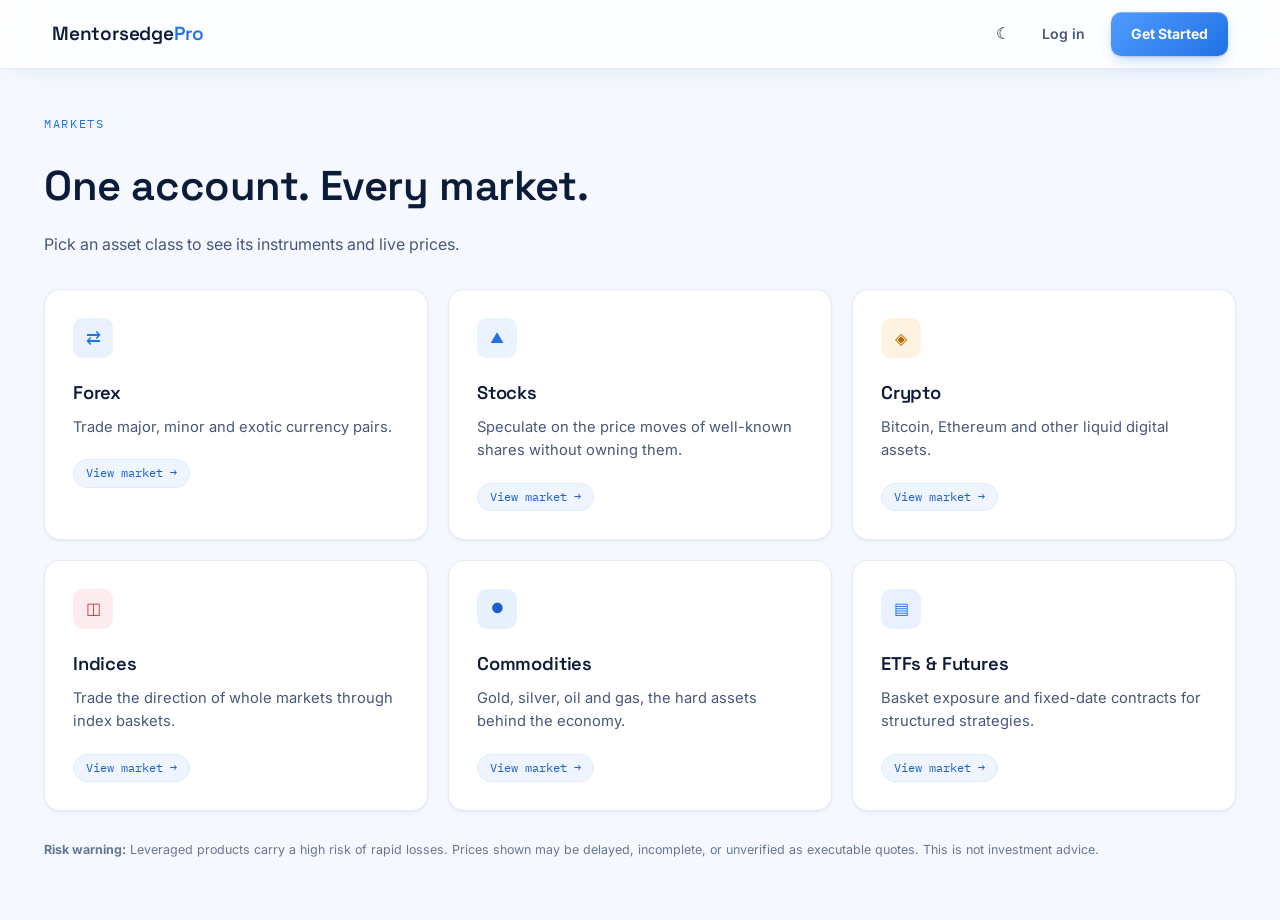
<file: markets.html>
<!DOCTYPE html>
<html lang="en">
<head>
<meta charset="UTF-8">
<meta name="viewport" content="width=device-width, initial-scale=1.0, viewport-fit=cover">
<title>Markets: Forex, Stocks, Crypto &amp; More</title>
<script src="theme.js"></script>
<meta name="description" content="Browse live prices across forex, stocks, crypto, indices and commodities.">
<link rel="canonical" href="https://mentorsedgepro.co/markets">
<link rel="icon" href="/favicon.svg" type="image/svg+xml">
<link rel="icon" href="/favicon.ico" sizes="32x32">
<link rel="apple-touch-icon" href="/apple-touch-icon.png">
<meta name="theme-color" content="#2272E6">
<meta property="og:type" content="website">
<meta property="og:site_name" content="MentorsEdgePro">
<meta property="og:title" content="Markets: Forex, Stocks, Crypto &amp; More">
<meta property="og:description" content="Browse live prices across forex, stocks, crypto, indices and commodities.">
<meta property="og:url" content="https://mentorsedgepro.co/markets">
<meta property="og:image" content="https://mentorsedgepro.co/og.png">
<meta name="twitter:card" content="summary_large_image">
<link href="https://fonts.googleapis.com/css2?family=Space+Grotesk:wght@500;600;700&family=Inter:wght@400;500;600&family=IBM+Plex+Mono:wght@400;500&display=swap" rel="stylesheet">
<link rel="stylesheet" href="style.css">
<style>
.mk{max-width:var(--container);margin:0 auto;padding:110px 24px 60px}
.mk h1{font-size:clamp(1.8rem,4vw,2.6rem);margin:6px 0 12px}
.mk .lead{color:var(--text-secondary);max-width:640px;margin-bottom:32px}
.mk a.market-card{display:block}
.mk-feats{display:grid;grid-template-columns:repeat(3,1fr);gap:16px;margin:32px 0}
.mk-feats div{background:var(--bg-panel);border:1px solid var(--line);border-radius:var(--radius-m);padding:20px}
.mk-feats h3{font-size:1rem;margin-bottom:6px}.mk-feats p{color:var(--text-secondary);font-size:.9rem}
.mk-tabs{display:flex;gap:6px;flex-wrap:wrap;margin-bottom:24px}
.mk-tabs a{padding:8px 14px;border:1px solid var(--line);border-radius:100px;font-size:13px;font-weight:600;color:var(--text-secondary)}
.mk-tabs a.on,.mk-tabs a:hover{background:var(--brand);color:#fff;border-color:var(--brand)}
.mk-card{background:var(--bg-panel);border:1px solid var(--line);border-radius:var(--radius-m);padding:8px 20px;overflow-x:auto}
.mk table{width:100%;border-collapse:collapse;min-width:420px}
.mk th{text-align:left;font:500 10.5px var(--font-mono);text-transform:uppercase;color:var(--text-tertiary);padding:14px 8px 10px}
.mk td{padding:14px 8px;border-top:1px solid var(--line);font-size:14px}
.mk td.p{font-family:var(--font-mono)}.up{color:var(--bull)}.down{color:var(--bear)}
.mk-risk{font-size:.78rem;color:var(--text-tertiary);margin-top:28px;line-height:1.7}
.mk-cta{margin-top:28px;display:flex;gap:12px;flex-wrap:wrap}
@media(max-width:700px){.mk-feats{grid-template-columns:1fr}}
</style>
</head>
<body>
<header class="nav scrolled"><div class="nav-inner">
  <a href="index.html" class="brand"><span class="brand-word">Mentorsedge<em>Pro</em></span></a>
  <div class="nav-actions"><a href="login.html" class="btn-ghost">Log in</a><a href="register.html" class="btn-solid"><span>Get Started</span></a></div>
</div></header>
<main class="mk" id="mk"></main>

<script src="config.js"></script>
<script>
const M = {
  forex:{n:'Forex',cls:'mc-forex',d:'Trade major, minor and exotic currency pairs.',f:[['Major pairs','EUR/USD, GBP/USD, USD/JPY and more.'],['Around the clock','Currency markets run five days a week, almost 24 hours.'],['Copy mentors','Mirror verified mentors who specialise in FX.']]},
  stocks:{n:'Stocks',cls:'mc-stocks',d:'Speculate on the price moves of well-known shares without owning them.',f:[['Popular names','Apple, Tesla, Nvidia, Microsoft, Amazon and more.'],['Price exposure','Trade price movement, not ownership.'],['Market hours','Prices move during exchange trading hours.']]},
  crypto:{n:'Crypto',cls:'mc-crypto',d:'Bitcoin, Ethereum and other liquid digital assets.',f:[['Major coins','BTC, ETH, SOL, XRP.'],['24/7 prices','Crypto markets never close.'],['High volatility','Large swings in both directions.']]},
  indices:{n:'Indices',cls:'mc-indices',d:'Trade the direction of whole markets through index baskets.',f:[['Global benchmarks','S&P 500, Nasdaq 100, Dow Jones, FTSE 100.'],['Broad exposure','One position tracks many companies.'],['Macro driven','Moved by economic data and central banks.']]},
  commodities:{n:'Commodities',cls:'mc-commodities',d:'Gold, silver, oil and gas, the hard assets behind the economy.',f:[['Metals','Gold and silver.'],['Energy','Crude oil and natural gas.'],['Safe-haven demand','Gold often reacts to market stress.']]},
  etf:{n:'ETFs & Futures',cls:'mc-etf',d:'Basket exposure and fixed-date contracts for structured strategies.',f:[['ETFs','One ticket, a basket of assets.'],['Futures','Fixed date, fixed price contracts.'],['Coming soon','Not yet available on the platform.']]},
};
const esc = (s) => String(s).replace(/[&<>"']/g, (c) => ({'&':'&amp;','<':'&lt;','>':'&gt;','"':'&quot;',"'":'&#39;'}[c]));
const RISK = '<p class="mk-risk"><strong>Risk warning:</strong> Leveraged products carry a high risk of rapid losses. Prices shown may be delayed, incomplete, or unverified as executable quotes. This is not investment advice.</p>';
const root = document.getElementById('mk');
const key = new URLSearchParams(location.search).get('m');

if (!M[key]) {
  document.title = 'Markets — mentorsedgepro';
  root.innerHTML = `<span class="eyebrow">Markets</span><h1>One account. Every market.</h1>
    <p class="lead">Pick an asset class to see its instruments and live prices.</p>
    <div class="market-grid">${Object.entries(M).map(([k, v]) => `<a class="market-card" href="markets.html?m=${k}"><div class="mc-icon ${v.cls}"></div><h3>${esc(v.n)}</h3><p>${esc(v.d)}</p><span class="mc-tag">View market →</span></a>`).join('')}</div>${RISK}`;
} else {
  const v = M[key];
  document.title = v.n + ' — mentorsedgepro';
  root.innerHTML = `<span class="eyebrow">Markets</span><h1>${esc(v.n)}</h1><p class="lead">${esc(v.d)}</p>
    <div class="mk-tabs">${Object.entries(M).map(([k, x]) => `<a href="markets.html?m=${k}" class="${k === key ? 'on' : ''}">${esc(x.n)}</a>`).join('')}</div>
    <div class="mk-card" id="tbl"><p style="padding:20px;color:var(--text-tertiary)">${key === 'etf' ? 'ETFs and futures are not available yet.' : 'Loading prices…'}</p></div>
    <div class="mk-feats">${v.f.map(([h, t]) => `<div><h3>${esc(h)}</h3><p>${esc(t)}</p></div>`).join('')}</div>
    <div class="mk-cta"><a href="register.html" class="btn-solid"><span>Create an account</span></a><a href="markets.html" class="btn-outline"><span>All markets</span></a></div>${RISK}`;
  if (key !== 'etf') {
    const load = async () => {
      try {
        const { items } = await (await fetch(API_BASE + '/markets?asset=' + key)).json();
        document.getElementById('tbl').innerHTML = `<table><thead><tr><th>Instrument</th><th>Price</th><th>Change</th></tr></thead><tbody>${items.map((i) => {
          const up = i.chg >= 0;
          return `<tr class="${i.closed ? 'closed' : ''}"><td><strong>${esc(i.sym)}</strong><br><small style="color:var(--text-tertiary)">${esc(i.name)}${i.closed ? ' <span class="mk-closed">Market closed</span>' : ''}</small></td><td class="p">${Number(i.price).toLocaleString(undefined, { maximumFractionDigits: 4 })}</td><td class="p ${up ? 'up' : 'down'}">${up ? '▲' : '▼'} ${Math.abs(i.chg).toFixed(2)}%</td></tr>`;
        }).join('')}</tbody></table>`;
      } catch { document.getElementById('tbl').innerHTML = '<p style="padding:20px;color:var(--text-tertiary)">Prices unavailable right now.</p>'; }
    };
    load(); setInterval(load, 5000);
  }
}
</script>
</body>
</html>
</file>
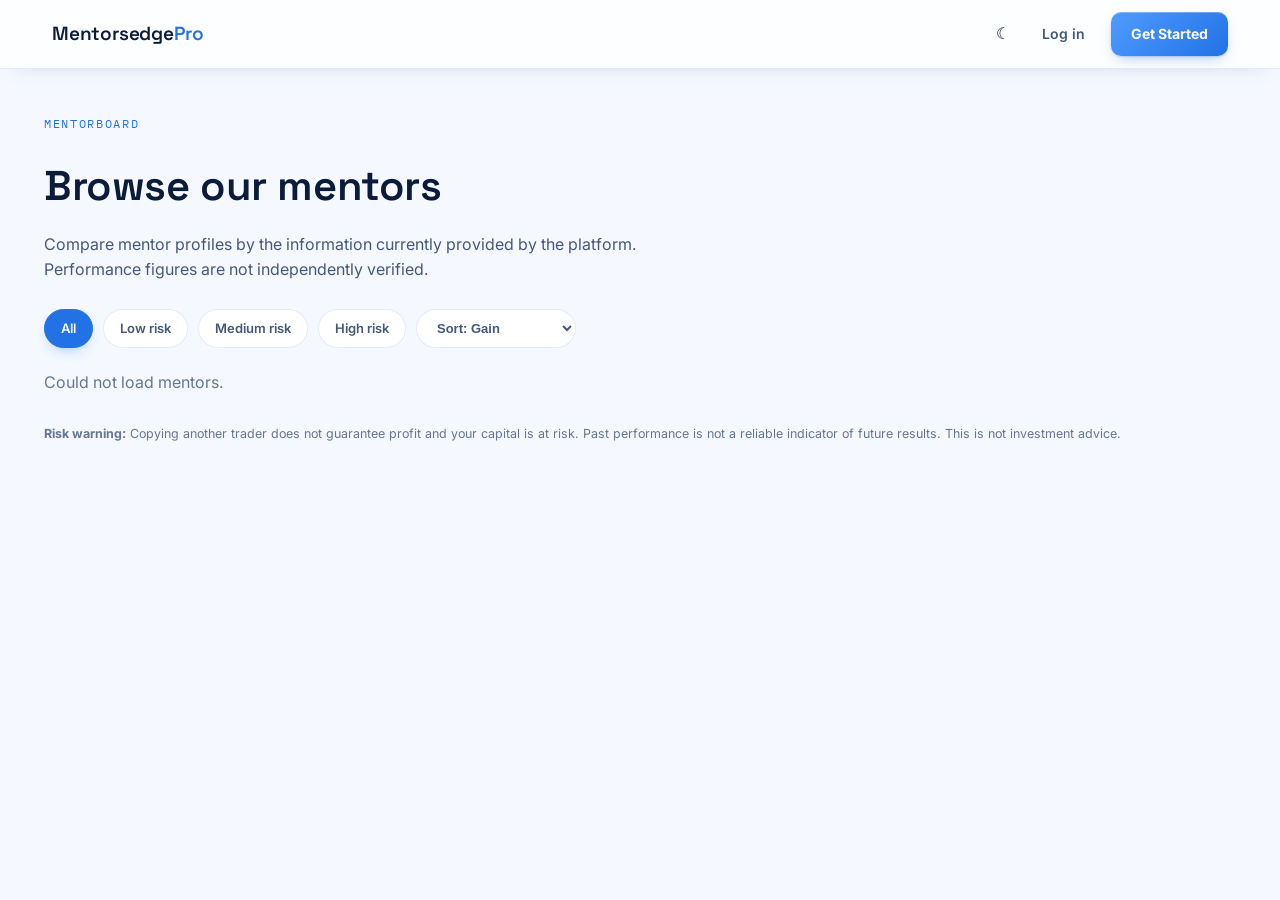
<file: mentorboard.html>
<!DOCTYPE html>
<html lang="en">
<head>
<meta charset="UTF-8">
<meta name="viewport" content="width=device-width, initial-scale=1.0, viewport-fit=cover">
<title>Mentorboard: Browse Copytrading Mentors</title>
<script src="theme.js"></script>
<meta name="description" content="Compare mentor risk, win rate and trade history, then copy automatically.">
<link rel="canonical" href="https://mentorsedgepro.co/mentorboard">
<link rel="icon" href="/favicon.svg" type="image/svg+xml">
<link rel="icon" href="/favicon.ico" sizes="32x32">
<link rel="apple-touch-icon" href="/apple-touch-icon.png">
<meta name="theme-color" content="#2272E6">
<meta property="og:type" content="website">
<meta property="og:site_name" content="MentorsEdgePro">
<meta property="og:title" content="Mentorboard: Browse Copytrading Mentors">
<meta property="og:description" content="Compare mentor risk, win rate and trade history, then copy automatically.">
<meta property="og:url" content="https://mentorsedgepro.co/mentorboard">
<meta property="og:image" content="https://mentorsedgepro.co/og.png">
<meta name="twitter:card" content="summary_large_image">
<link href="https://fonts.googleapis.com/css2?family=Space+Grotesk:wght@500;600;700&family=Inter:wght@400;500;600&family=IBM+Plex+Mono:wght@400;500&display=swap" rel="stylesheet">
<link rel="stylesheet" href="style.css">
<style>
.mb{max-width:var(--container);margin:0 auto;padding:110px 24px 60px}
.mb h1{font-size:clamp(1.8rem,4vw,2.6rem);margin:6px 0 12px}
.mb .lead{color:var(--text-secondary);max-width:640px;margin-bottom:26px}
.mb-bar{display:flex;gap:10px;flex-wrap:wrap;margin-bottom:22px}
.mb-bar button,.mb-bar select{padding:8px 16px;border:1px solid var(--line);border-radius:100px;font-size:13px;font-weight:600;color:var(--text-secondary);background:var(--bg-panel)}
.mb-bar button.on{background:var(--brand);color:#fff;border-color:var(--brand)}
.mb-grid{display:grid;grid-template-columns:repeat(3,1fr);gap:16px}
.mb-card{background:var(--bg-panel);border:1px solid var(--line);border-radius:var(--radius-m);padding:22px}
.mb-head{display:flex;align-items:center;gap:12px;margin-bottom:12px}
.mb-av{width:44px;height:44px;border-radius:50%;flex-shrink:0}
.mb-head small{color:var(--text-tertiary);font-size:12px}
.mb-bio{color:var(--text-secondary);font-size:.88rem;margin-bottom:14px;min-height:2.6em}
.mb-row{display:flex;justify-content:space-between;font-family:var(--font-mono);font-size:12.5px;padding-top:12px;border-top:1px solid var(--line);margin-bottom:12px}
.mb-row div{display:flex;flex-direction:column;gap:2px}.mb-row span{color:var(--text-tertiary);font:10.5px var(--font-body)}
.mb-card .btn-outline{width:100%;justify-content:center;margin-top:6px}
.mb-risk{font-size:.78rem;color:var(--text-tertiary);margin-top:28px;line-height:1.7}
@media(max-width:1000px){.mb-grid{grid-template-columns:1fr 1fr}}@media(max-width:640px){.mb-grid{grid-template-columns:1fr}}
</style>
</head>
<body>
<header class="nav scrolled"><div class="nav-inner">
  <a href="index.html" class="brand"><span class="brand-word">Mentorsedge<em>Pro</em></span></a>
  <div class="nav-actions"><a href="login.html" class="btn-ghost">Log in</a><a href="register.html" class="btn-solid"><span>Get Started</span></a></div>
</div></header>
<main class="mb">
  <span class="eyebrow">Mentorboard</span>
  <h1>Browse our mentors</h1>
  <p class="lead">Compare mentor profiles by the information currently provided by the platform. Performance figures are not independently verified.</p>
  <div class="mb-bar" id="bar">
    <button class="on" data-f="all">All</button><button data-f="low">Low risk</button><button data-f="mid">Medium risk</button><button data-f="high">High risk</button>
    <select id="sort"><option value="gain">Sort: Gain</option><option value="copiers">Sort: Copiers</option><option value="risk">Sort: Lowest risk</option></select>
  </div>
  <div class="mb-grid" id="grid"><p style="color:var(--text-tertiary)">Loading mentors…</p></div>
  <p class="mb-risk"><strong>Risk warning:</strong> Copying another trader does not guarantee profit and your capital is at risk. Past performance is not a reliable indicator of future results. This is not investment advice.</p>
</main>
<script src="config.js"></script>
<script>
const esc = (s) => String(s ?? '').replace(/[&<>"']/g, (c) => ({'&':'&amp;','<':'&lt;','>':'&gt;','"':'&quot;',"'":'&#39;'}[c]));
const hue = (s) => [...s].reduce((a, c) => a + c.charCodeAt(0), 0) % 360;
const grad = (h) => `conic-gradient(from 180deg, hsl(${h} 70% 55%), hsl(${h+60} 70% 50%), hsl(${h} 70% 55%))`;
let all = [], f = 'all', sort = 'gain';
const g = (m, k) => m.stats?.[k] ?? -1;
function draw() {
  const list = all.filter((m) => f === 'all' || (f === 'low' ? m.risk <= 3 : f === 'mid' ? m.risk >= 4 && m.risk <= 6 : m.risk >= 7))
    .sort((a, b) => sort === 'risk' ? a.risk - b.risk : sort === 'copiers' ? b.copiers - a.copiers : g(b, 'gain') - g(a, 'gain'));
  document.getElementById('grid').innerHTML = list.length ? list.map((m) => { const s = m.stats || {}; return `
    <div class="mb-card"><div class="mb-head"><div class="mb-av" style="background:${m.avatar ? `url(${esc(m.avatar)}) center/cover` : grad(hue(m.handle))}"></div>
      <div><strong>${esc(m.name)}</strong><br><small>${esc(m.tag || '@' + m.handle)} · Tier ${s.tier ?? 1}</small></div></div>
      <p class="mb-bio">${esc(m.bio || '')}</p>
      <div class="mb-row"><div><strong style="color:var(--bull)">${s.gain != null ? '+' + s.gain + '%' : '—'}</strong><span>Gain</span></div>
        <div><strong>${s.winRate != null ? s.winRate + '%' : '—'}</strong><span>Win rate</span></div><div><strong>${m.risk}/10</strong><span>Risk</span></div></div>
      <div class="mb-row"><div><strong>${s.trades != null ? Number(s.trades).toLocaleString() : '—'}</strong><span>Trades</span></div>
        <div><strong>${m.copiers}</strong><span>Copiers</span></div><div><strong>$${Number(m.fee) / 100}/mo</strong><span>Fee</span></div></div>
      <a href="register.html" class="btn-outline"><span>Copy this mentor</span></a></div>`; }).join('')
    : '<p style="color:var(--text-tertiary)">No mentors match.</p>';
}
document.getElementById('bar').addEventListener('click', (e) => { const b = e.target.closest('[data-f]'); if (!b) return;
  document.querySelectorAll('#bar button').forEach((x) => x.classList.toggle('on', x === b)); f = b.dataset.f; draw(); });
document.getElementById('sort').onchange = (e) => { sort = e.target.value; draw(); };
fetch(API_BASE + '/mentors').then((r) => r.json()).then((d) => { all = d.items; draw(); })
  .catch(() => { document.getElementById('grid').innerHTML = '<p style="color:var(--text-tertiary)">Could not load mentors.</p>'; });
</script>
</body>
</html>
</file>
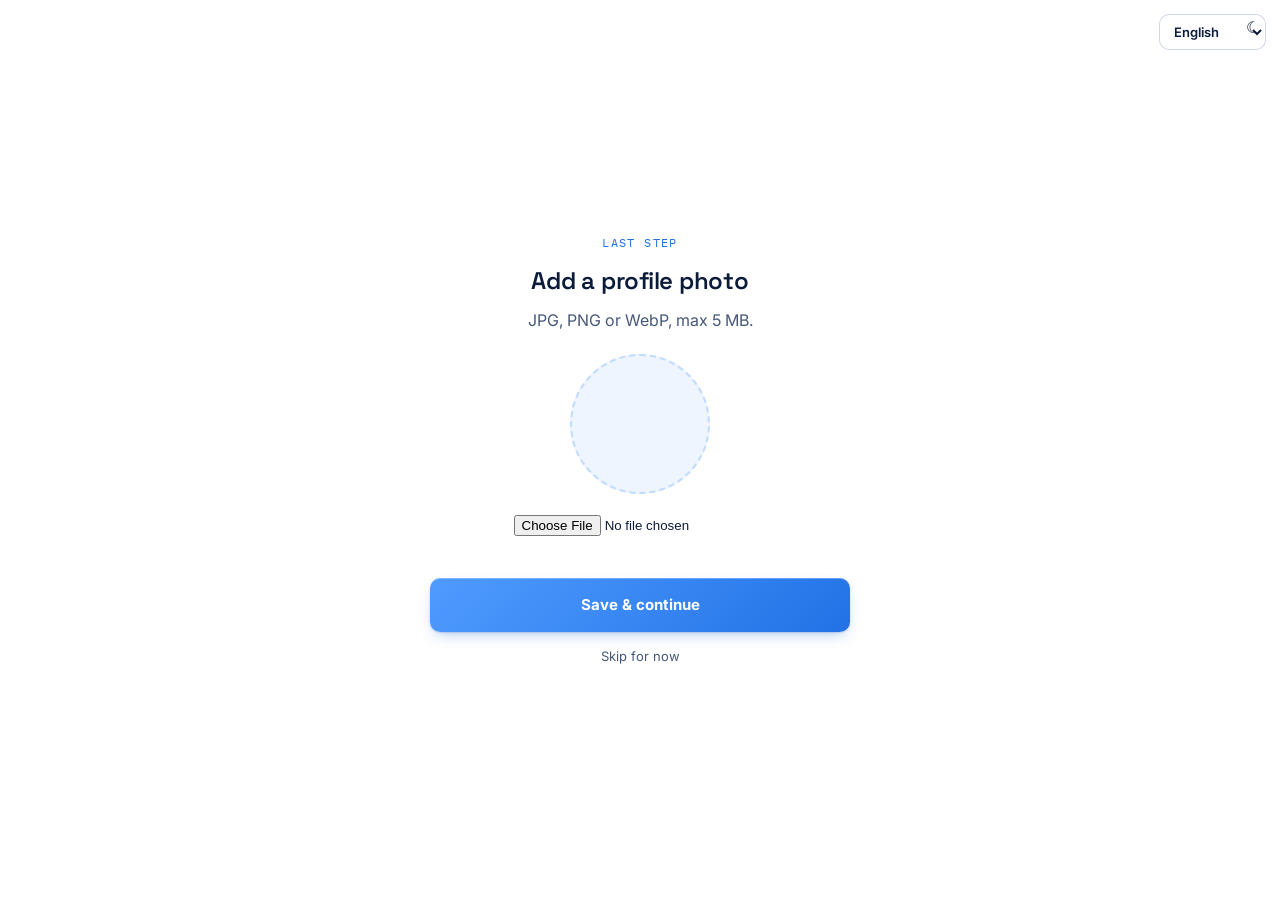
<file: photo.html>
<!DOCTYPE html><html lang="en"><head><meta charset="UTF-8"><meta name="viewport" content="width=device-width,initial-scale=1,viewport-fit=cover"><title>Profile photo — mentorsedgepro</title><script src="theme.js"></script><link rel="icon" href="/favicon.svg" type="image/svg+xml"><link rel="icon" href="/favicon.ico" sizes="32x32"><link rel="apple-touch-icon" href="/apple-touch-icon.png"><meta name="theme-color" content="#2272E6">
<link href="https://fonts.googleapis.com/css2?family=Space+Grotesk:wght@500;600;700&family=Inter:wght@400;500;600&family=IBM+Plex+Mono:wght@400;500&display=swap" rel="stylesheet">
<link rel="stylesheet" href="style.css"><link rel="stylesheet" href="auth.css">
<style>.ph{width:140px;height:140px;border-radius:50%;background:var(--brand-50) center/cover;border:2px dashed var(--brand-200);margin:0 auto 18px}</style></head>
<body><div class="auth-shell" style="grid-template-columns:1fr"><section class="auth-form-panel"><div class="auth-card" style="text-align:center">
<span class="auth-eyebrow">Last step</span><h2>Add a profile photo</h2>
<p style="color:var(--text-secondary);margin:8px 0 20px">JPG, PNG or WebP, max 5 MB.</p>
<div class="ph" id="ph"></div>
<input type="file" id="f" accept="image/jpeg,image/png,image/webp">
<p id="err" style="color:var(--bear);font-size:12.5px;min-height:18px;margin:8px 0"></p>
<button class="btn-solid btn-submit" id="go"><span>Save &amp; continue</span><div class="spinner"></div></button>
<a href="dashboard.html" class="link-muted" style="display:block;margin-top:14px">Skip for now</a>
</div></section></div>
<script src="config.js"></script><script src="api.js"></script><script src="i18n.js"></script>
<script>
const $ = (i) => document.getElementById(i);
$('f').onchange = (e) => { const f = e.target.files[0]; if (f) $('ph').style.backgroundImage = `url(${URL.createObjectURL(f)})`; };
$('go').onclick = async () => {
  const f = $('f').files[0]; $('err').textContent = '';
  if (!f) return $('err').textContent = 'Choose a photo or skip.';
  if (f.size > 5 * 1024 * 1024) return $('err').textContent = 'Max 5 MB.';
  const fd = new FormData(); fd.append('file', f);
  $('go').disabled = true; $('go').classList.add('loading');
  try { await api('/profile/photo', { method: 'POST', form: fd }); location.href = 'dashboard.html'; }
  catch (e) { $('err').textContent = e.data?.error === 'BAD_FILE_TYPE' ? 'Use JPG, PNG or WebP.' : 'Upload failed, try again.'; $('go').disabled = false; $('go').classList.remove('loading'); }
};
</script></body></html>
</file>
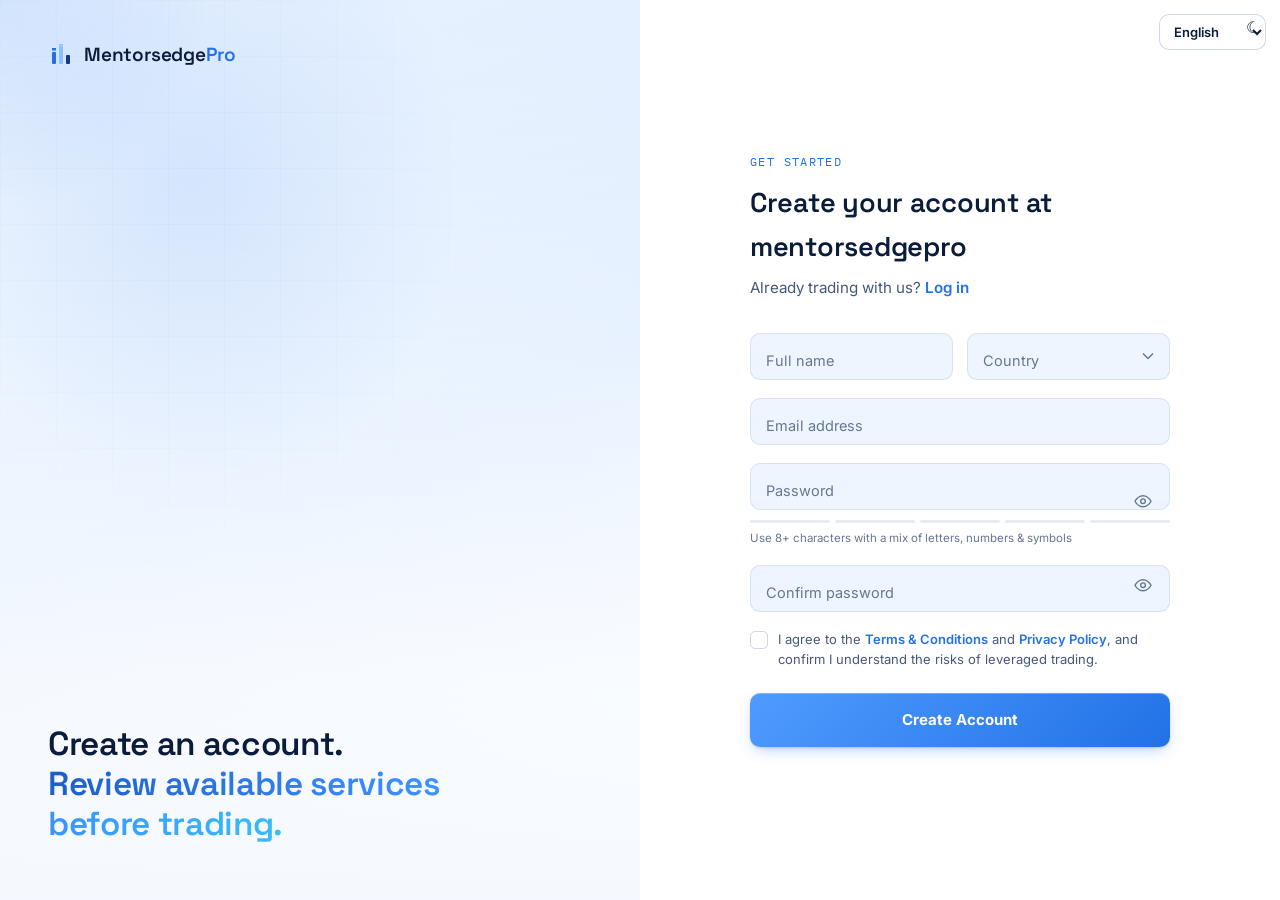
<file: register.html>
<!DOCTYPE html>
<html lang="en">
<head>
<meta charset="UTF-8">
<meta name="viewport" content="width=device-width, initial-scale=1.0, viewport-fit=cover">
<title>Create an account: MentorsEdgePro</title>
<script src="theme.js"></script>
<meta name="description" content="Create your MentorsEdgePro account to explore markets, trading tools, and copytrading features.">
<link rel="canonical" href="https://mentorsedgepro.co/register">
<link rel="icon" href="/favicon.svg" type="image/svg+xml">
<link rel="icon" href="/favicon.ico" sizes="32x32">
<link rel="apple-touch-icon" href="/apple-touch-icon.png">
<meta name="theme-color" content="#2272E6">
<meta property="og:type" content="website">
<meta property="og:site_name" content="MentorsEdgePro">
<meta property="og:title" content="Create an account: MentorsEdgePro">
<meta property="og:description" content="Create your MentorsEdgePro account to explore markets, trading tools, and copytrading features.">
<meta property="og:url" content="https://mentorsedgepro.co/register">
<meta property="og:image" content="https://mentorsedgepro.co/og.png">
<meta name="twitter:card" content="summary_large_image">

<link rel="preconnect" href="https://fonts.googleapis.com">
<link rel="preconnect" href="https://fonts.gstatic.com" crossorigin>
<link href="https://fonts.googleapis.com/css2?family=Space+Grotesk:wght@400;500;600;700&family=Inter:wght@400;500;600;700;800&family=IBM+Plex+Mono:wght@400;500;600&display=swap" rel="stylesheet">

<link rel="stylesheet" href="style.css">
<link rel="stylesheet" href="auth.css">
</head>
<body>

<div class="cursor-glow" id="cursorGlow"></div>

<div class="auth-shell">

  <!-- ============ LEFT VISUAL PANEL ============ -->
  <aside class="auth-visual">
    <video class="auth-visual-video" autoplay muted loop playsinline preload="metadata" aria-hidden="true">
      <source src="assests/play_720pp.mp4" type="video/mp4">
    </video>
    <div class="auth-visual-grid" aria-hidden="true"></div>

    <div class="auth-visual-content">
      <a href="index.html" class="auth-logo">
        <svg width="26" height="26" viewBox="0 0 26 26" fill="none">
          <rect x="4" y="10" width="4" height="12" rx="1" fill="#2272E6"/>
          <rect x="4" y="6" width="4" height="2.5" fill="#2272E6"/>
          <rect x="11" y="4" width="4" height="18" rx="1" fill="#8CC0FF"/>
          <rect x="11" y="2" width="4" height="1.6" fill="#8CC0FF"/>
          <rect x="18" y="13" width="4" height="9" rx="1" fill="#14378C"/>
          <rect x="18" y="17.5" width="4" height="2" fill="#14378C"/>
        </svg>
        <span class="brand-word">Mentorsedge<em>Pro</em></span>
      </a>

      <div class="auth-headline">
        <h1>Create an account.<br><span class="grad-text">Review available services before trading.</span></h1>
      </div>
    </div>
  </aside>

  <!-- ============ RIGHT FORM PANEL ============ -->
  <section class="auth-form-panel">
    <a href="index.html" class="auth-form-panel-mobile-logo">
      <svg width="24" height="24" viewBox="0 0 26 26" fill="none">
        <rect x="4" y="10" width="4" height="12" rx="1" fill="#2272E6"/>
        <rect x="11" y="4" width="4" height="18" rx="1" fill="#8CC0FF"/>
        <rect x="18" y="13" width="4" height="9" rx="1" fill="#14378C"/>
      </svg>
      <span class="brand-word">Mentorsedge<em>Pro</em></span>
    </a>

    <div class="auth-card">
      <div class="auth-card-head">
        <span class="auth-eyebrow">Get started</span>
        <h2>Create your account at mentorsedgepro</h2>
        <p>Already trading with us? <a href="login.html">Log in</a></p>
      </div>

      <form id="registerForm" novalidate>
        <div class="form-grid">
          <div class="form-row-2">
            <div class="field">
              <input type="text" id="regName" placeholder=" " autocomplete="name" required>
              <label for="regName">Full name</label>
              <div class="field-error"><span>Enter your full name</span></div>
            </div>
            <div class="field">
              <select id="regCountry">
                <option value=""></option>
                <option>Nigeria</option>
                <option>United Kingdom</option>
                <option>United States</option>
                <option>South Africa</option>
                <option>United Arab Emirates</option>
                <option>Other</option>
              </select>
              <label for="regCountry">Country</label>
              <svg class="select-chevron" width="12" height="7" viewBox="0 0 12 7"><path d="M1 1l5 5 5-5" stroke="currentColor" stroke-width="1.5" fill="none"/></svg>
            </div>
          </div>

          <div class="field">
            <input type="email" id="regEmail" placeholder=" " autocomplete="email" required>
            <label for="regEmail">Email address</label>
            <div class="field-error"><span>Enter a valid email address</span></div>
          </div>

          <div class="field">
            <input type="password" id="regPassword" placeholder=" " autocomplete="new-password" required>
            <label for="regPassword">Password</label>
            <button type="button" class="field-icon-btn" data-toggle-pw="regPassword" tabindex="-1" aria-label="Show password"></button>
            <div class="field-error"><span>Use at least 8 characters</span></div>
            <div class="pw-strength"><i></i><i></i><i></i><i></i><i></i></div>
            <span class="pw-strength-label">Use 8+ characters with a mix of letters, numbers &amp; symbols</span>
          </div>

          <div class="field">
            <input type="password" id="regConfirm" placeholder=" " autocomplete="new-password" required>
            <label for="regConfirm">Confirm password</label>
            <button type="button" class="field-icon-btn" data-toggle-pw="regConfirm" tabindex="-1" aria-label="Show password"></button>
            <div class="field-error"><span>Passwords do not match</span></div>
          </div>

          <div>
            <label class="check-row">
              <span class="checkbox"><input type="checkbox" id="regTerms"><svg viewBox="0 0 11 11" fill="none"><path d="M1 5.5l3 3 6-6" stroke="#fff" stroke-width="1.8" stroke-linecap="round" stroke-linejoin="round"/></svg></span>
              <span>I agree to the <a href="legal.html?p=terms" target="_blank" rel="noopener">Terms &amp; Conditions</a> and <a href="legal.html?p=privacy" target="_blank" rel="noopener">Privacy Policy</a>, and confirm I understand the risks of leveraged trading.</span>
            </label>
            <div class="field-error" id="termsError" style="display:none; margin-left:28px;"><span>You need to accept the terms to continue</span></div>
          </div>

          <button type="submit" class="btn-solid btn-submit magnetic">
            <span>Create Account</span>
            <div class="spinner"></div>
          </button>

          <div class="form-success" id="registerSuccess">
            <svg width="20" height="20" viewBox="0 0 20 20" fill="none"><circle cx="10" cy="10" r="9" stroke="#2272E6" stroke-width="1.4"/><path d="M6 10l2.5 2.5L14 7" stroke="#2272E6" stroke-width="1.6" stroke-linecap="round" stroke-linejoin="round"/></svg>
            <span>Account created. Verify your email to continue.</span>
          </div>
        </div>
      </form>

    </div>
  </section>

</div>

<div class="otp-backdrop" id="otpBox">
  <div class="otp-card">
    <h3>Verify your email</h3>
    <p style="color:var(--text-secondary);font-size:.9rem">Enter the 6-digit code sent to <b id="otpEmail"></b></p>
    <input id="otpCode" inputmode="numeric" maxlength="6" autocomplete="one-time-code" placeholder="000000">
    <p id="otpErr" style="color:var(--bear);font-size:12.5px;min-height:18px"></p>
    <button type="button" class="btn-solid btn-submit" id="otpGo"><span>Verify</span></button>
    <button type="button" class="link-muted" id="otpResend">Resend code</button>
  </div>
</div>

<script src="config.js"></script>
<script src="api.js"></script>
<script src="auth.js"></script>
<script src="touch-fx.js"></script>
<script>
  const cursorGlow = document.getElementById('cursorGlow');
  window.addEventListener('pointermove', (e)=>{
    cursorGlow.style.transform = `translate(${e.clientX}px, ${e.clientY}px) translate(-50%,-50%)`;
  });
</script>
<script src="i18n.js"></script>
</body>
</html>
</file>
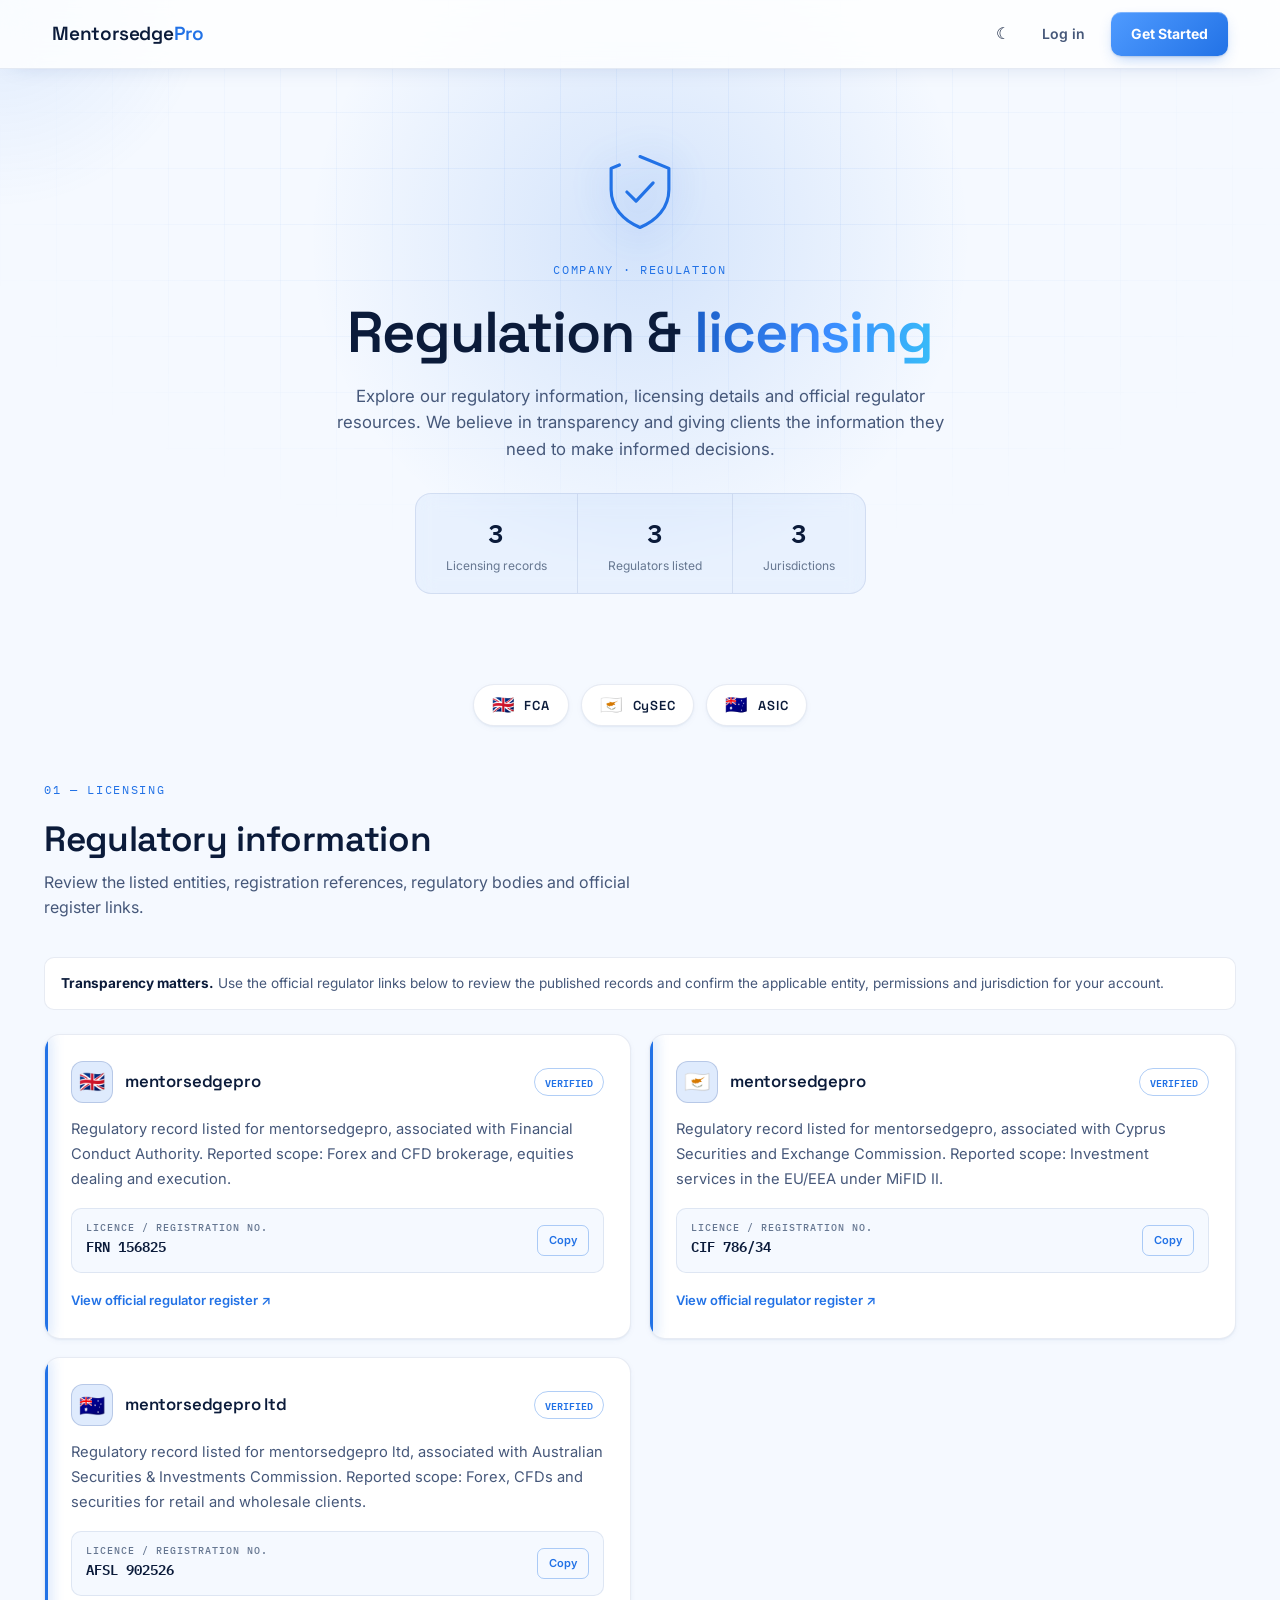
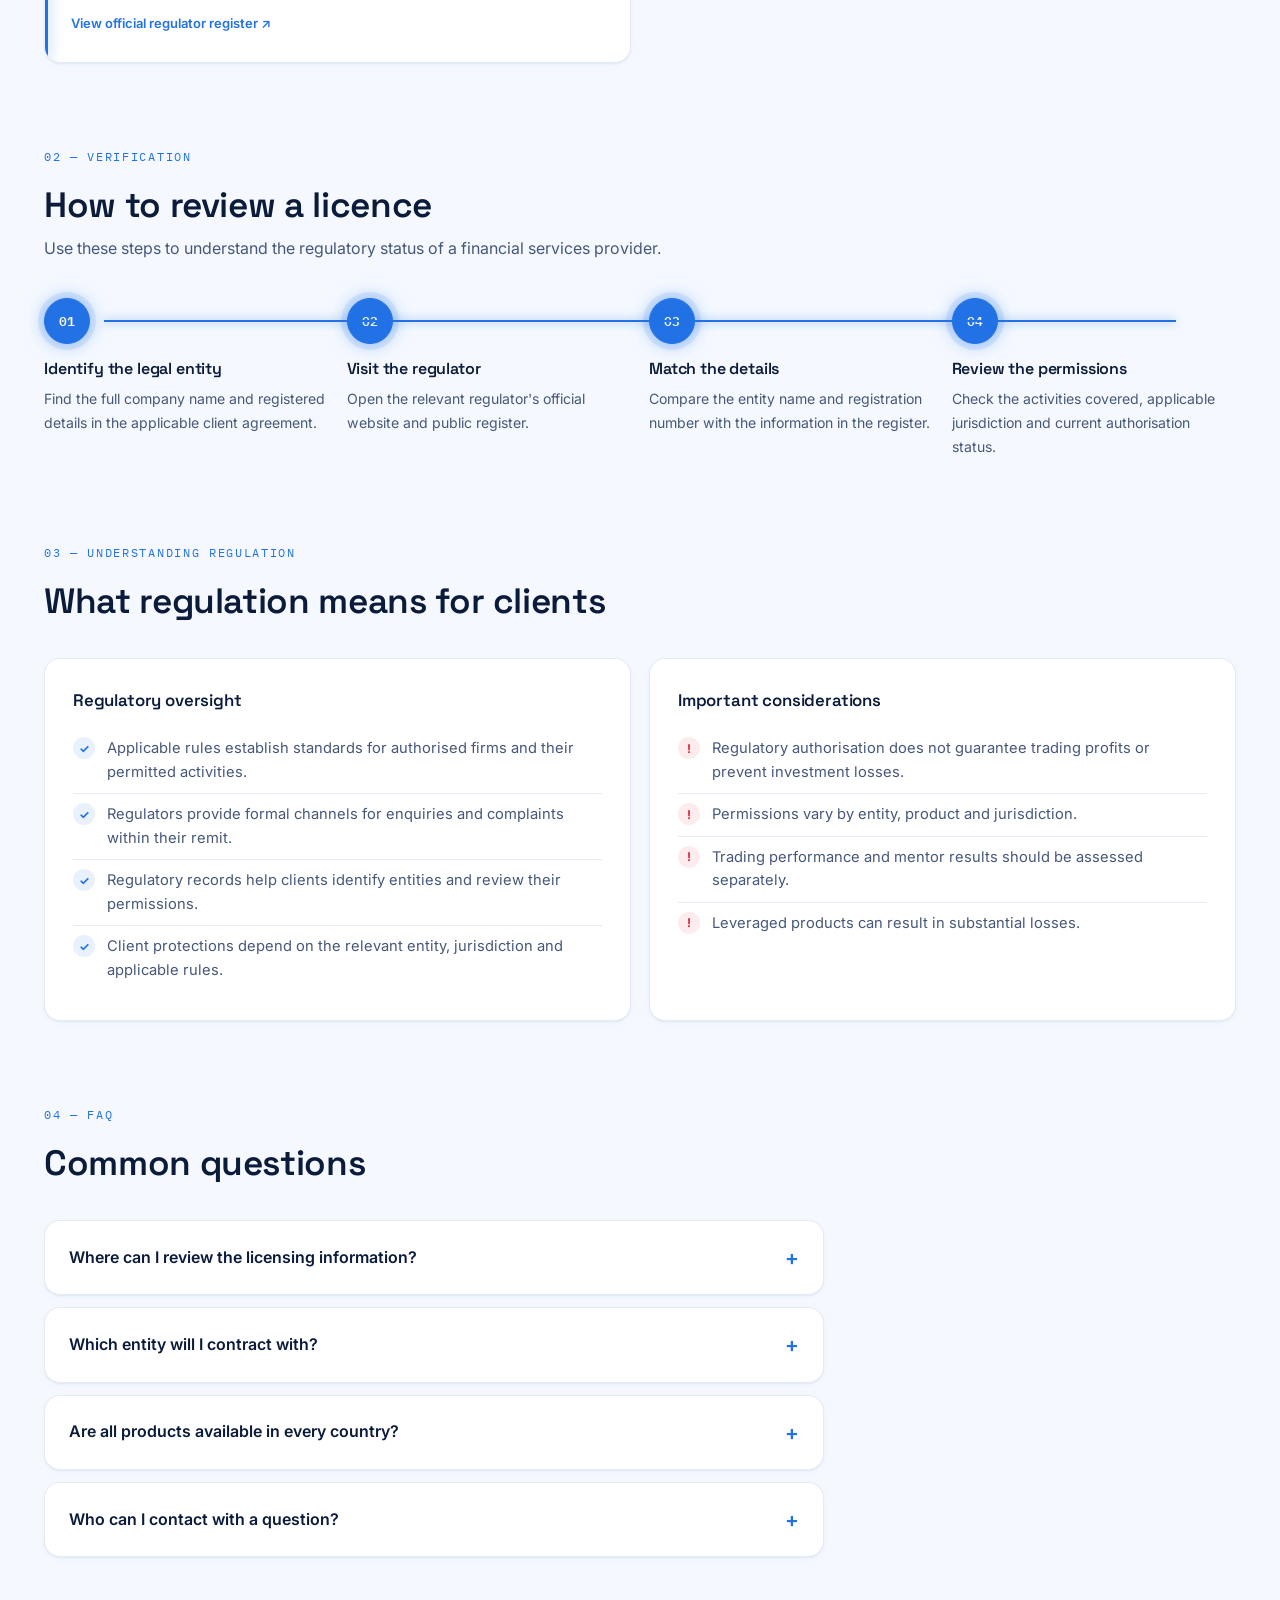
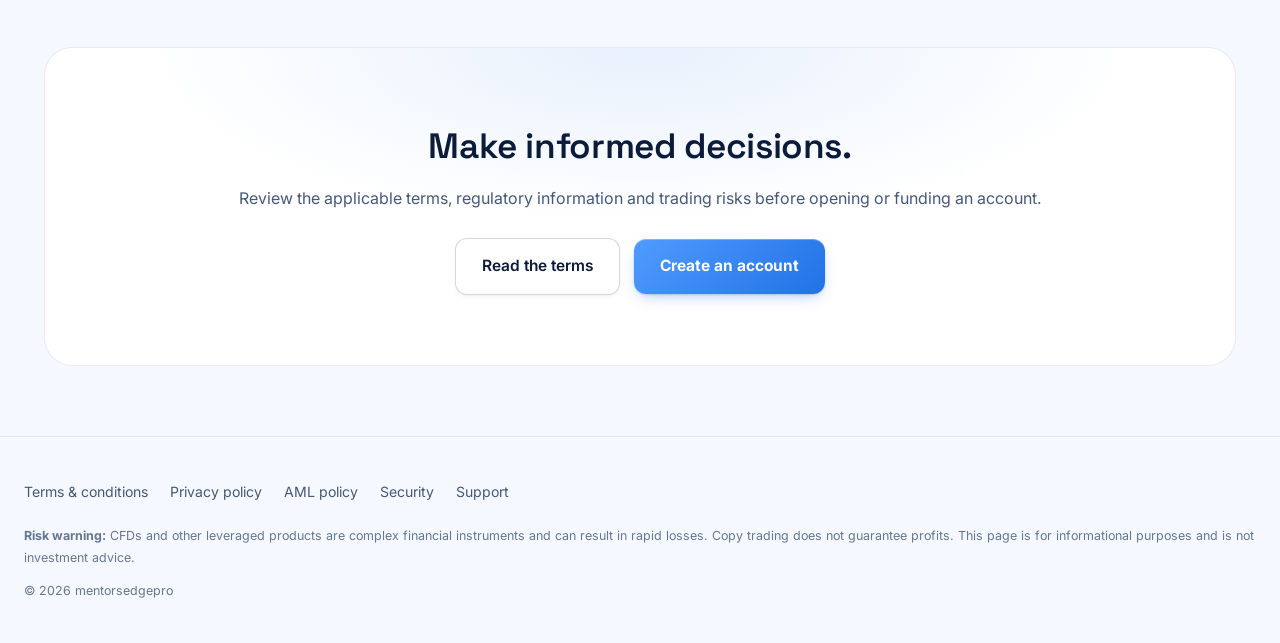
<file: regulation.html>
<!DOCTYPE html>
<html lang="en">
<head>
<meta charset="UTF-8">
<meta name="viewport" content="width=device-width, initial-scale=1.0, viewport-fit=cover">
<title>Regulation &amp; Licensing: MentorsEdgePro</title>
<script src="theme.js"></script>
<meta name="description" content="Review the listed regulatory records, licensing references, and official regulator resources.">
<link rel="canonical" href="https://mentorsedgepro.co/regulation">
<link rel="icon" href="/favicon.svg" type="image/svg+xml">
<link rel="icon" href="/favicon.ico" sizes="32x32">
<link rel="apple-touch-icon" href="/apple-touch-icon.png">
<meta name="theme-color" content="#2272E6">
<meta property="og:type" content="website">
<meta property="og:site_name" content="MentorsEdgePro">
<meta property="og:title" content="Regulation &amp; Licensing: MentorsEdgePro">
<meta property="og:description" content="Review the listed regulatory records, licensing references, and official regulator resources.">
<meta property="og:url" content="https://mentorsedgepro.co/regulation">
<meta property="og:image" content="https://mentorsedgepro.co/og.png">
<meta name="twitter:card" content="summary_large_image">

<link rel="preconnect" href="https://fonts.googleapis.com">
<link rel="preconnect" href="https://fonts.gstatic.com" crossorigin>
<link href="https://fonts.googleapis.com/css2?family=Space+Grotesk:wght@500;600;700&family=Inter:wght@400;500;600&family=IBM+Plex+Mono:wght@400;500;600&display=swap" rel="stylesheet">
<link rel="stylesheet" href="style.css">

<style>
.rg-hero{position:relative;overflow:hidden;padding:150px 24px 90px;text-align:center}
.rg-hero::before{content:"";position:absolute;inset:0;z-index:0;background-image:linear-gradient(to right,rgba(34,114,230,0.060) 1px,transparent 1px),linear-gradient(to bottom,rgba(34,114,230,0.060) 1px,transparent 1px);background-size:56px 56px;mask-image:radial-gradient(ellipse 70% 70% at 50% 30%,#000 25%,transparent 75%)}
.rg-glow{position:absolute;left:50%;top:-120px;width:720px;height:720px;transform:translateX(-50%);z-index:0;border-radius:50%;background:radial-gradient(circle,rgba(34,114,230,.16),transparent 65%);animation:rgBreath 7s ease-in-out infinite}
@keyframes rgBreath{50%{opacity:.55;transform:translateX(-50%) scale(1.08)}}
.rg-hero-in{position:relative;z-index:1;max-width:780px;margin:0 auto;display:flex;flex-direction:column;align-items:center}
.rg-shield{width:84px;height:84px;margin-bottom:26px;color:var(--brand);filter:drop-shadow(0 0 18px rgba(34,114,230,.45))}
.rg-shield path{stroke-dasharray:140;stroke-dashoffset:140;animation:rgDraw 1.6s var(--ease) .2s forwards}
.rg-shield path.t{stroke-dasharray:40;stroke-dashoffset:40;animation-delay:1.2s;animation-duration:.8s}
@keyframes rgDraw{to{stroke-dashoffset:0}}
.rg-hero h1{font-size:clamp(2rem,5vw,3.6rem);line-height:1.1;letter-spacing:-.02em;margin:8px 0 18px}
.rg-hero .lead{color:var(--text-secondary);max-width:620px;font-size:1.05rem;margin-bottom:30px}
.rg-stats{display:flex;gap:0;border:1px solid var(--line);background:rgba(34,114,230,0.055);border-radius:var(--radius-m);backdrop-filter:blur(10px);overflow:hidden}
.rg-stat{padding:18px 30px;display:flex;flex-direction:column;align-items:center;gap:4px;border-right:1px solid var(--line)}
.rg-stat:last-child{border-right:0}
.rg-stat b{font:600 1.6rem var(--font-mono)}
.rg-stat span{font-size:12px;color:var(--text-tertiary)}

.rg-wrap{max-width:var(--container);margin:0 auto;padding:0 24px}
.rg-sec{padding:70px 0 10px}
.rg-head{max-width:640px;margin-bottom:36px}
.rg-head h2{font-size:clamp(1.5rem,3vw,2.2rem);line-height:1.2;margin:4px 0 10px}
.rg-head p{color:var(--text-secondary)}
.rg-strip{display:flex;flex-wrap:wrap;gap:12px;justify-content:center;margin-bottom:50px}
.rg-chip{display:flex;align-items:center;gap:10px;padding:11px 18px;background:var(--bg-panel);border:1px solid var(--line);border-radius:100px;font:600 13px var(--font-display);letter-spacing:.06em;transition:border-color .25s,transform .25s var(--ease),background .25s}
.rg-chip:hover{border-color:var(--brand);background:var(--bg-panel-2);transform:translateY(-3px)}
.rg-chip i{font-style:normal;font-size:18px;line-height:1}

.rg-grid{display:grid;grid-template-columns:repeat(2,minmax(0,1fr));gap:18px}
.rg-card{position:relative;background:var(--bg-panel);border:1px solid var(--line);border-radius:var(--radius-m);padding:26px;overflow:hidden;transition:border-color .3s,transform .3s var(--ease),background .3s}
.rg-card::before{content:"";position:absolute;left:0;top:0;bottom:0;width:3px;background:var(--brand);box-shadow:0 0 14px rgba(34,114,230,.6);transform:scaleY(0);transform-origin:top;transition:transform .6s var(--ease)}
.rg-card.in-view::before{transform:scaleY(1)}
.rg-card:hover{border-color:var(--line-strong);background:var(--bg-panel-2);transform:translateY(-4px)}
.rg-top{display:flex;align-items:center;gap:12px;margin-bottom:14px}
.rg-flag{width:42px;height:42px;border-radius:12px;background:var(--bg-panel-3);border:1px solid var(--line-strong);display:flex;align-items:center;justify-content:center;font-size:21px;flex-shrink:0}
.rg-top h3{font-size:1.05rem;line-height:1.3;overflow-wrap:anywhere}
.rg-badge{margin-left:auto;font:600 10px var(--font-mono);color:var(--brand);border:1px solid rgba(34,114,230,.35);border-radius:100px;padding:4px 10px;white-space:nowrap}
.rg-card p{color:var(--text-secondary);font-size:.92rem;margin-bottom:16px;line-height:1.7}
.rg-lic{display:flex;align-items:center;justify-content:space-between;gap:10px;padding:12px 14px;background:var(--bg-void);border:1px solid var(--line);border-radius:10px;margin-bottom:14px}
.rg-lic small{display:block;font:500 10px var(--font-mono);letter-spacing:.1em;text-transform:uppercase;color:var(--text-tertiary)}
.rg-lic code{font:600 14px var(--font-mono);word-break:break-all}
.rg-copy{font-size:11px;font-weight:600;color:var(--brand);border:1px solid rgba(34,114,230,.35);padding:6px 11px;border-radius:7px;flex-shrink:0;transition:background .2s;cursor:pointer}
.rg-copy:hover{background:var(--brand-dim)}
.rg-verify{font-size:13px;font-weight:600;color:var(--brand);display:inline-flex;gap:6px;align-items:center}
.rg-verify:hover{text-decoration:underline}

.rg-steps{position:relative;display:grid;grid-template-columns:repeat(4,minmax(0,1fr));gap:18px}
.rg-steps::before{content:"";position:absolute;left:5%;right:5%;top:22px;height:2px;background:var(--line-strong)}
.rg-steps::after{content:"";position:absolute;left:5%;top:22px;height:2px;width:calc(var(--p,0)*90%);background:var(--brand);box-shadow:0 0 10px rgba(34,114,230,.7);transition:width 1.4s var(--ease)}
.rg-step{position:relative;padding-top:58px}
.rg-step .n{position:absolute;top:0;left:0;width:46px;height:46px;border-radius:50%;background:var(--bg-panel-2);border:1px solid var(--line-strong);display:flex;align-items:center;justify-content:center;font:600 13px var(--font-mono);color:var(--brand);transition:all .5s var(--ease);z-index:1}
.rg-step.in-view .n{background:var(--brand);color:#fff;border-color:var(--brand);box-shadow:0 0 0 6px var(--brand-dim),0 0 18px rgba(34,114,230,.5)}
.rg-step h3{font-size:1rem;margin-bottom:6px}
.rg-step p{color:var(--text-secondary);font-size:.88rem;line-height:1.7}

.rg-two{display:grid;grid-template-columns:1fr 1fr;gap:18px}
.rg-panel{background:var(--bg-panel);border:1px solid var(--line);border-radius:var(--radius-m);padding:28px}
.rg-panel h3{font-size:1.05rem;margin-bottom:14px}
.rg-panel li{display:flex;gap:12px;color:var(--text-secondary);font-size:.92rem;padding:9px 0;border-top:1px solid var(--line);line-height:1.6}
.rg-panel li:first-of-type{border-top:0}
.rg-panel li b{flex-shrink:0;width:22px;height:22px;border-radius:50%;display:flex;align-items:center;justify-content:center;font-size:12px}
.rg-yes b{background:var(--brand-dim);color:var(--brand)}
.rg-no b{background:var(--bear-dim);color:var(--bear)}
.rg-faq{max-width:780px}
.rg-cta{margin:80px auto 70px;text-align:center;padding:70px 28px;border:1px solid var(--line);border-radius:var(--radius-l);background:var(--bg-panel);position:relative;overflow:hidden}
.rg-cta::before{content:"";position:absolute;inset:0;background:radial-gradient(ellipse 60% 80% at 50% 0%,rgba(34,114,230,.1),transparent 70%)}
.rg-cta>*{position:relative}
.rg-cta h2{font-size:clamp(1.5rem,3vw,2.2rem);margin-bottom:12px}
.rg-cta p{color:var(--text-secondary);margin-bottom:26px}
.rg-foot{border-top:1px solid var(--line);padding:44px 24px 30px}
.rg-foot p{max-width:var(--container);margin:0 auto 12px;font-size:.78rem;color:var(--text-tertiary);line-height:1.7}
.rg-foot nav{max-width:var(--container);margin:0 auto 22px;display:flex;gap:22px;flex-wrap:wrap;font-size:.88rem;color:var(--text-secondary)}
.rg-foot nav a:hover{color:var(--text-primary)}
.rg-notice{padding:14px 16px;border:1px solid var(--line);border-radius:10px;background:var(--bg-panel);color:var(--text-secondary);font-size:.85rem;line-height:1.7;margin:0 0 24px}
.rg-notice strong{color:var(--text-primary)}

@media(max-width:900px){.rg-grid,.rg-two{grid-template-columns:1fr}.rg-steps{grid-template-columns:1fr 1fr;row-gap:30px}.rg-steps::before,.rg-steps::after{display:none}}
@media(max-width:560px){.rg-hero{padding:120px 18px 70px}.rg-stat{padding:14px 12px;flex:1}.rg-stat b{font-size:1.3rem}.rg-stat span{font-size:10px;text-align:center}.rg-stats{width:100%}.rg-wrap{padding:0 18px}.rg-steps{grid-template-columns:1fr}.rg-badge{font-size:9px;padding:4px 7px}.rg-card{padding:20px}.rg-lic{align-items:flex-start}.rg-cta{padding:48px 18px}}
@media(prefers-reduced-motion:reduce){.rg-glow,.rg-shield path{animation:none}.rg-card,.rg-chip,.rg-step .n{transition:none}}
</style>
</head>

<body>
<div class="cursor-glow" id="cursorGlow"></div>

<header class="nav scrolled">
  <div class="nav-inner">
    <a href="index.html" class="brand">
      <span class="brand-word">Mentorsedge<em>Pro</em></span>
    </a>
    <div class="nav-actions">
      <a href="login.html" class="btn-ghost">Log in</a>
      <a href="register.html" class="btn-solid"><span>Get Started</span></a>
    </div>
  </div>
</header>

<main>
  <section class="rg-hero">
    <div class="rg-glow" aria-hidden="true"></div>
    <div class="rg-hero-in">
      <svg class="rg-shield" viewBox="0 0 64 64" fill="none" stroke="currentColor" stroke-width="2.4" stroke-linecap="round" stroke-linejoin="round" aria-hidden="true">
        <path d="M32 5 54 14v16c0 14-9.5 24-22 29C19.5 54 10 44 10 30V14L32 5Z"/>
        <path class="t" d="m22 32 7 7 13-14"/>
      </svg>

      <span class="eyebrow" data-reveal>Company · Regulation</span>
      <h1 data-reveal>Regulation &amp; <span class="grad-text">licensing</span></h1>
      <p class="lead" id="rgLead" data-reveal>
        Explore our regulatory information, licensing details and official regulator resources. We believe in transparency and giving clients the information they need to make informed decisions.
      </p>

      <div class="rg-stats" data-reveal>
        <div class="rg-stat"><b id="stLic" data-n="0">0</b><span>Licensing records</span></div>
        <div class="rg-stat"><b id="stReg" data-n="0">0</b><span>Regulators listed</span></div>
        <div class="rg-stat"><b id="stCty" data-n="0">0</b><span>Jurisdictions</span></div>
      </div>
    </div>
  </section>

  <div class="rg-wrap">
    <div class="rg-strip" id="rgStrip" data-reveal></div>

    <section class="rg-sec" style="padding-top:0">
      <div class="rg-head" data-reveal>
        <span class="eyebrow">01 — Licensing</span>
        <h2>Regulatory information</h2>
        <p>Review the listed entities, registration references, regulatory bodies and official register links.</p>
      </div>

      <div class="rg-notice" data-reveal>
        <strong>Transparency matters.</strong>
        Use the official regulator links below to review the published records and confirm the applicable entity, permissions and jurisdiction for your account.
      </div>

      <div class="rg-grid" id="rgGrid"></div>
    </section>

    <section class="rg-sec">
      <div class="rg-head" data-reveal>
        <span class="eyebrow">02 — Verification</span>
        <h2>How to review a licence</h2>
        <p>Use these steps to understand the regulatory status of a financial services provider.</p>
      </div>

      <div class="rg-steps" id="rgSteps">
        <div class="rg-step" data-reveal>
          <div class="n">01</div>
          <h3>Identify the legal entity</h3>
          <p>Find the full company name and registered details in the applicable client agreement.</p>
        </div>
        <div class="rg-step" data-reveal>
          <div class="n">02</div>
          <h3>Visit the regulator</h3>
          <p>Open the relevant regulator's official website and public register.</p>
        </div>
        <div class="rg-step" data-reveal>
          <div class="n">03</div>
          <h3>Match the details</h3>
          <p>Compare the entity name and registration number with the information in the register.</p>
        </div>
        <div class="rg-step" data-reveal>
          <div class="n">04</div>
          <h3>Review the permissions</h3>
          <p>Check the activities covered, applicable jurisdiction and current authorisation status.</p>
        </div>
      </div>
    </section>

    <section class="rg-sec">
      <div class="rg-head" data-reveal>
        <span class="eyebrow">03 — Understanding regulation</span>
        <h2>What regulation means for clients</h2>
      </div>

      <div class="rg-two">
        <div class="rg-panel rg-yes" data-reveal>
          <h3>Regulatory oversight</h3>
          <ul>
            <li><b>✓</b><span>Applicable rules establish standards for authorised firms and their permitted activities.</span></li>
            <li><b>✓</b><span>Regulators provide formal channels for enquiries and complaints within their remit.</span></li>
            <li><b>✓</b><span>Regulatory records help clients identify entities and review their permissions.</span></li>
            <li><b>✓</b><span>Client protections depend on the relevant entity, jurisdiction and applicable rules.</span></li>
          </ul>
        </div>

        <div class="rg-panel rg-no" data-reveal>
          <h3>Important considerations</h3>
          <ul>
            <li><b>!</b><span>Regulatory authorisation does not guarantee trading profits or prevent investment losses.</span></li>
            <li><b>!</b><span>Permissions vary by entity, product and jurisdiction.</span></li>
            <li><b>!</b><span>Trading performance and mentor results should be assessed separately.</span></li>
            <li><b>!</b><span>Leveraged products can result in substantial losses.</span></li>
          </ul>
        </div>
      </div>
    </section>

    <section class="rg-sec">
      <div class="rg-head" data-reveal>
        <span class="eyebrow">04 — FAQ</span>
        <h2>Common questions</h2>
      </div>

      <div class="faq-list rg-faq" style="margin:0">
        <div class="faq-item">
          <button class="faq-q" type="button" aria-expanded="false">
            <span>Where can I review the licensing information?</span><span class="faq-plus">+</span>
          </button>
          <div class="faq-a"><p>Each published record includes a link to the relevant regulator's public register. Open the official register to review the information provided by the regulator.</p></div>
        </div>

        <div class="faq-item">
          <button class="faq-q" type="button" aria-expanded="false">
            <span>Which entity will I contract with?</span><span class="faq-plus">+</span>
          </button>
          <div class="faq-a"><p>The applicable contracting entity is identified in the Client Agreement presented for your account. Review that agreement and the relevant regulatory information before funding an account.</p></div>
        </div>

        <div class="faq-item">
          <button class="faq-q" type="button" aria-expanded="false">
            <span>Are all products available in every country?</span><span class="faq-plus">+</span>
          </button>
          <div class="faq-a"><p>Product availability depends on the applicable jurisdiction, the services authorised for the relevant entity and local requirements. Contact support for account-specific information.</p></div>
        </div>

        <div class="faq-item">
          <button class="faq-q" type="button" aria-expanded="false">
            <span>Who can I contact with a question?</span><span class="faq-plus">+</span>
          </button>
          <div class="faq-a"><p>Visit our <a href="support.html" style="color:var(--brand)">Support</a> page for assistance. You can also consult the relevant regulator for information about its register and complaint procedures.</p></div>
        </div>
      </div>
    </section>

    <section class="rg-cta" data-reveal>
      <h2>Make informed decisions.</h2>
      <p>Review the applicable terms, regulatory information and trading risks before opening or funding an account.</p>
      <a href="legal.html?p=terms" class="btn-outline btn-lg" style="margin-right:10px"><span>Read the terms</span></a>
      <a href="register.html" class="btn-solid btn-lg"><span>Create an account</span></a>
    </section>
  </div>
</main>

<footer class="rg-foot">
  <nav>
    <a href="legal.html?p=terms">Terms &amp; conditions</a>
    <a href="legal.html?p=privacy">Privacy policy</a>
    <a href="legal.html?p=aml">AML policy</a>
    <a href="company.html?p=security">Security</a>
    <a href="support.html">Support</a>
  </nav>
  <p><strong>Risk warning:</strong> CFDs and other leveraged products are complex financial instruments and can result in rapid losses. Copy trading does not guarantee profits. This page is for informational purposes and is not investment advice.</p>
  <p>© 2026 mentorsedgepro</p>
</footer>

<script>
/*
 * LICENSING RECORDS
 * The supplied records are displayed below.
 * Keep each legal entity, registration number, authorisation scope
 * and public-register URL matched to the relevant regulator record.
 */
const LICENCES = [
  {
    entity: 'mentorsedgepro',
    regulator: 'Financial Conduct Authority',
    short: 'FCA',
    country: 'GB',
    licence: 'FRN 156825',
    registerUrl: 'https://register.fca.org.uk/',
    scope: 'Reported scope: Forex and CFD brokerage, equities dealing and execution.'
  },
  {
    entity: 'mentorsedgepro',
    regulator: 'Cyprus Securities and Exchange Commission',
    short: 'CySEC',
    country: 'CY',
    licence: 'CIF 786/34',
    registerUrl: 'https://www.cysec.gov.cy/en-GB/entities/investment-firms/cypriot/',
    scope: 'Reported scope: Investment services in the EU/EEA under MiFID II.'
  },
  {
    entity: 'mentorsedgepro ltd',
    regulator: 'Australian Securities & Investments Commission',
    short: 'ASIC',
    country: 'AU',
    licence: 'AFSL 902526',
    registerUrl: 'https://connectonline.asic.gov.au/RegistrySearch/',
    scope: 'Reported scope: Forex, CFDs and securities for retail and wholesale clients.'
  }
];

const esc = (value) => String(value ?? '').replace(/[&<>"']/g, (char) => ({
  '&': '&amp;',
  '<': '&lt;',
  '>': '&gt;',
  '"': '&quot;',
  "'": '&#39;'
}[char]));

const flag = (country) => /^[A-Za-z]{2}$/.test(country || '')
  ? String.fromCodePoint(...[...country.toUpperCase()].map(c => 127397 + c.charCodeAt(0)))
  : '🏛';

const list = LICENCES.filter(item =>
  item.entity &&
  item.regulator &&
  item.licence &&
  /^https?:\/\//i.test(item.registerUrl || '')
);

document.getElementById('stLic').dataset.n = list.length;
document.getElementById('stReg').dataset.n = new Set(list.map(item => item.regulator)).size;
document.getElementById('stCty').dataset.n = new Set(list.map(item => item.country)).size;

document.getElementById('rgStrip').innerHTML = list.map(item => `
  <span class="rg-chip">
    <i>${flag(item.country)}</i>${esc(item.short || item.regulator)}
  </span>
`).join('');

document.getElementById('rgGrid').innerHTML = list.length
  ? list.map(item => `
    <article class="rg-card" data-reveal>
      <div class="rg-top">
        <div class="rg-flag">${flag(item.country)}</div>
        <h3>${esc(item.entity)}</h3>
        <span class="rg-badge">VERIFIED</span>
      </div>

      <p>
        Regulatory record listed for ${esc(item.entity)}, associated with
        ${esc(item.regulator)}.
        ${esc(item.scope)}
      </p>

      <div class="rg-lic">
        <div>
          <small>Licence / registration no.</small>
          <code>${esc(item.licence)}</code>
        </div>
        <button class="rg-copy" type="button" data-copy="${esc(item.licence)}">Copy</button>
      </div>

      <a class="rg-verify"
         href="${esc(item.registerUrl)}"
         target="_blank"
         rel="noopener noreferrer">
        View official regulator register ↗
      </a>
    </article>
  `).join('')
  : `
    <div class="rg-notice" style="grid-column:1/-1">
      <strong>Regulatory information</strong>
      Please contact our support team for further information about the applicable contracting entity and its regulatory details.
    </div>
  `;

/* Reveal animations and step progress */
const observer = new IntersectionObserver(entries => {
  entries.forEach(entry => {
    if (!entry.isIntersecting) return;

    entry.target.classList.add('in-view');
    observer.unobserve(entry.target);

    const index = [...document.querySelectorAll('.rg-step')].indexOf(entry.target);
    if (index >= 0) {
      document.getElementById('rgSteps').style.setProperty('--p', (index + 1) / 4);
    }
  });
}, { threshold: 0.2, rootMargin: '0px 0px -40px 0px' });

document.querySelectorAll('[data-reveal], .rg-step').forEach((element, index) => {
  element.style.transitionDelay = (index % 4) * 70 + 'ms';
  observer.observe(element);
});

/* Animated statistics */
document.querySelectorAll('[data-n]').forEach(element => {
  const target = Number(element.dataset.n);
  const start = performance.now();

  const tick = now => {
    const progress = Math.min((now - start) / 1400, 1);
    element.textContent = Math.round(target * (1 - Math.pow(1 - progress, 3)));

    if (progress < 1) requestAnimationFrame(tick);
  };

  requestAnimationFrame(tick);
});

/* Copy licence numbers and handle FAQ accordions */
document.addEventListener('click', async event => {
  const copyButton = event.target.closest('[data-copy]');

  if (copyButton) {
    const originalText = copyButton.textContent;

    try {
      await navigator.clipboard.writeText(copyButton.dataset.copy);
      copyButton.textContent = 'Copied';
    } catch {
      copyButton.textContent = 'Copy failed';
    }

    setTimeout(() => {
      copyButton.textContent = originalText;
    }, 1400);
  }

  const question = event.target.closest('.faq-q');

  if (question) {
    const item = question.parentElement;
    const wasOpen = item.classList.contains('open');

    document.querySelectorAll('.faq-item').forEach(faq => {
      faq.classList.remove('open');
      faq.querySelector('.faq-q')?.setAttribute('aria-expanded', 'false');
    });

    if (!wasOpen) {
      item.classList.add('open');
      question.setAttribute('aria-expanded', 'true');
    }
  }
});

/* Cursor glow */
const glow = document.getElementById('cursorGlow');

if (glow && matchMedia('(hover:hover) and (pointer:fine)').matches) {
  addEventListener('pointermove', event => {
    glow.style.transform =
      `translate(${event.clientX}px,${event.clientY}px) translate(-50%,-50%)`;
  });
}

/* Subtle card tilt on desktop */
if (matchMedia('(hover:hover) and (pointer:fine)').matches) {
  document.querySelectorAll('.rg-card').forEach(card => {
    card.addEventListener('mousemove', event => {
      const rect = card.getBoundingClientRect();
      const x = (event.clientX - rect.left) / rect.width - 0.5;
      const y = (event.clientY - rect.top) / rect.height - 0.5;

      card.style.transform =
        `perspective(800px) rotateX(${(-y * 5).toFixed(2)}deg) rotateY(${(x * 5).toFixed(2)}deg) translateY(-4px)`;
    });

    card.addEventListener('mouseleave', () => {
      card.style.transform = '';
    });
  });
}
</script>
</body>
</html>
</file>
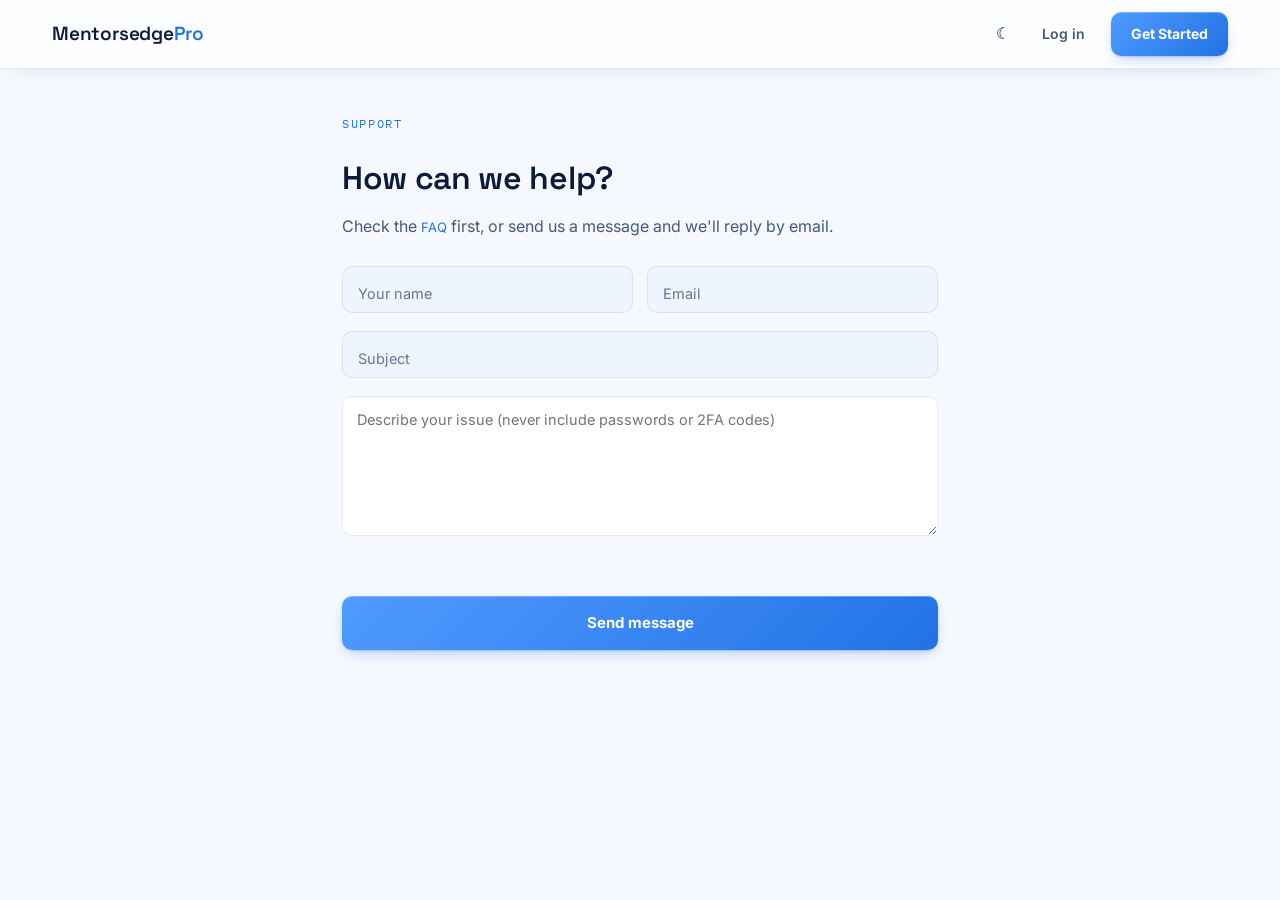
<file: support.html>
<!DOCTYPE html>
<html lang="en">
<head>
<meta charset="UTF-8">
<meta name="viewport" content="width=device-width, initial-scale=1.0, viewport-fit=cover">
<title>Support: MentorsEdgePro</title>
<script src="theme.js"></script>
<meta name="description" content="Contact our support team or read the FAQ.">
<link rel="canonical" href="https://mentorsedgepro.co/support">
<link rel="icon" href="/favicon.svg" type="image/svg+xml">
<link rel="icon" href="/favicon.ico" sizes="32x32">
<link rel="apple-touch-icon" href="/apple-touch-icon.png">
<meta name="theme-color" content="#2272E6">
<meta property="og:type" content="website">
<meta property="og:site_name" content="MentorsEdgePro">
<meta property="og:title" content="Support: MentorsEdgePro">
<meta property="og:description" content="Contact our support team or read the FAQ.">
<meta property="og:url" content="https://mentorsedgepro.co/support">
<meta property="og:image" content="https://mentorsedgepro.co/og.png">
<meta name="twitter:card" content="summary_large_image">
<link href="https://fonts.googleapis.com/css2?family=Space+Grotesk:wght@500;600;700&family=Inter:wght@400;500;600&family=IBM+Plex+Mono:wght@400;500&display=swap" rel="stylesheet">
<link rel="stylesheet" href="style.css">
<link rel="stylesheet" href="auth.css">
<style>
.sp{max-width:640px;margin:0 auto;padding:110px 22px 60px}
.sp textarea{width:100%;min-height:140px;background:var(--bg-panel);border:1px solid var(--line);border-radius:10px;padding:14px;color:var(--text-primary);font:14.5px var(--font-body);resize:vertical}
.sp textarea:focus{outline:none;border-color:var(--brand)}
.sp .field input{padding:19px 16px 9px}
</style>
</head>
<body>
<header class="nav scrolled"><div class="nav-inner">
  <a href="index.html" class="brand"><span class="brand-word">Mentorsedge<em>Pro</em></span></a>
  <div class="nav-actions"><a href="login.html" class="btn-ghost">Log in</a><a href="register.html" class="btn-solid"><span>Get Started</span></a></div>
</div></header>

<main class="sp">
  <span class="eyebrow">Support</span>
  <h1 style="font-size:2rem;margin:6px 0 10px">How can we help?</h1>
  <p style="color:var(--text-secondary);margin-bottom:26px">Check the <a href="index.html#faq" class="link-muted" style="color:var(--brand)">FAQ</a> first, or send us a message and we'll reply by email.</p>

  <form id="spForm" novalidate>
    <div class="form-grid">
      <div class="form-row-2">
        <div class="field"><input id="spName" placeholder=" " autocomplete="name" required><label for="spName">Your name</label></div>
        <div class="field"><input id="spEmail" type="email" placeholder=" " autocomplete="email" required><label for="spEmail">Email</label></div>
      </div>
      <div class="field"><input id="spSubject" placeholder=" " maxlength="120" required><label for="spSubject">Subject</label></div>
      <textarea id="spMsg" placeholder="Describe your issue (never include passwords or 2FA codes)" maxlength="2000" required></textarea>
      <p id="spErr" role="alert" style="color:var(--bear);font-size:12.5px;min-height:18px"></p>
      <button class="btn-solid btn-submit" id="spGo"><span>Send message</span><div class="spinner"></div></button>
      <div class="form-success" id="spOk" role="status"><span>Message sent. We'll reply to your email.</span></div>
    </div>
  </form>
</main>

<script src="config.js"></script>
<script src="api.js"></script>
<script>
const $ = (id) => document.getElementById(id);
const spForm = $('spForm');
spForm.addEventListener('submit', async (e) => {
  e.preventDefault();
  const body = { name: $('spName').value.trim(), email: $('spEmail').value.trim(), subject: $('spSubject').value.trim(), message: $('spMsg').value.trim() };
  $('spErr').textContent = '';
  $('spGo').disabled = true;
  $('spGo').classList.add('loading');
  try {
    await api('/support', { method: 'POST', auth: false, body });
    $('spOk').classList.add('show');
    spForm.reset();
  } catch (err) {
    $('spErr').textContent = err.status === 429 ? 'Too many messages, try again in a few minutes.'
      : err.data?.error === 'VALIDATION' ? 'Please fill every field (message needs 10+ characters).' : 'Could not send, try again.';
  } finally {
    $('spGo').disabled = false;
    $('spGo').classList.remove('loading');
  }
});
</script>
</body>
</html>
</file>
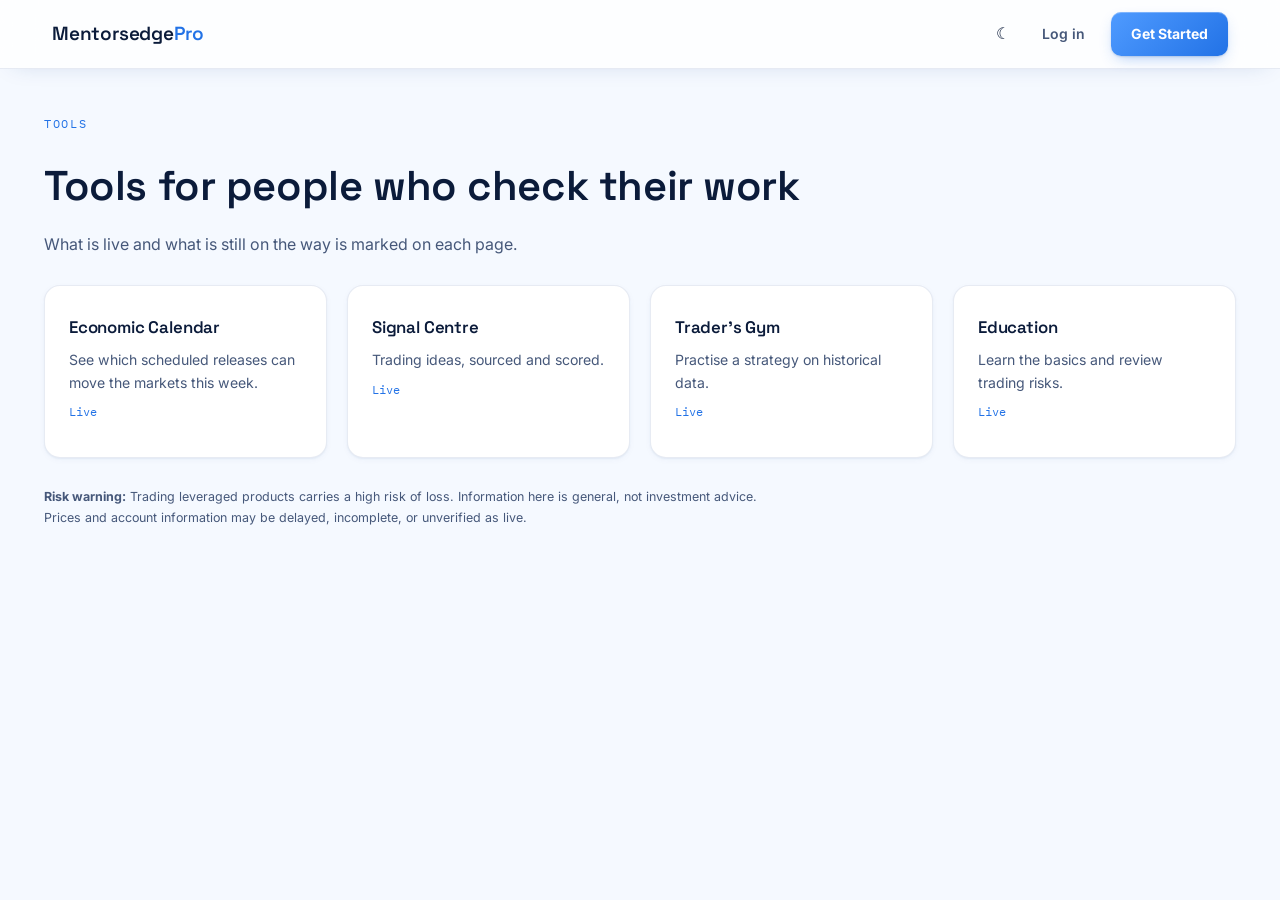
<file: tools.html>
<!DOCTYPE html>
<html lang="en">
<head>
<meta charset="UTF-8">
<meta name="viewport" content="width=device-width, initial-scale=1.0, viewport-fit=cover">
<title>Trading Tools: Calendar, Signals, Trader's Gym</title>
<script src="theme.js"></script>
<meta name="description" content="Economic calendar, trade signals and a practice gym for traders.">
<link rel="canonical" href="https://mentorsedgepro.co/tools">
<link rel="icon" href="/favicon.svg" type="image/svg+xml">
<link rel="icon" href="/favicon.ico" sizes="32x32">
<link rel="apple-touch-icon" href="/apple-touch-icon.png">
<meta name="theme-color" content="#2272E6">
<meta property="og:type" content="website">
<meta property="og:site_name" content="MentorsEdgePro">
<meta property="og:title" content="Trading Tools: Calendar, Signals, Trader's Gym">
<meta property="og:description" content="Economic calendar, trade signals and a practice gym for traders.">
<meta property="og:url" content="https://mentorsedgepro.co/tools">
<meta property="og:image" content="https://mentorsedgepro.co/og.png">
<meta name="twitter:card" content="summary_large_image">
<link href="https://fonts.googleapis.com/css2?family=Space+Grotesk:wght@500;600;700&family=Inter:wght@400;500;600&family=IBM+Plex+Mono:wght@400;500&display=swap" rel="stylesheet">
<link rel="stylesheet" href="style.css">
<style>
.tl{max-width:var(--container);margin:0 auto;padding:110px 24px 60px}
.tl h1{font-size:clamp(1.8rem,4vw,2.6rem);margin:6px 0 12px}
.tl .lead{color:var(--text-secondary);max-width:660px;margin-bottom:28px}
.tl h2{font-size:1.15rem;margin:26px 0 8px}.tl p{color:var(--text-secondary);margin-bottom:10px;max-width:720px}
.tl a.tool-card{display:block}
.tl-tabs{display:flex;gap:6px;flex-wrap:wrap;margin-bottom:24px}
.tl-tabs a{padding:8px 14px;border:1px solid var(--line);border-radius:100px;font-size:13px;font-weight:600;color:var(--text-secondary)}
.tl-tabs a.on,.tl-tabs a:hover{background:var(--brand);color:#fff;border-color:var(--brand)}
.tl-soon{display:inline-block;font:11px var(--font-mono);color:var(--gold);border:1px solid var(--gold-dim);border-radius:100px;padding:3px 10px;margin-bottom:14px}
.tl-card{background:var(--bg-panel);border:1px solid var(--line);border-radius:var(--radius-m);padding:8px 20px;overflow-x:auto}
.tl table{width:100%;border-collapse:collapse;min-width:620px}
.tl th{text-align:left;font:500 10.5px var(--font-mono);text-transform:uppercase;color:var(--text-tertiary);padding:14px 8px 10px}
.tl td{padding:12px 8px;border-top:1px solid var(--line);font-size:13.5px}
.tl td.m{font-family:var(--font-mono);color:var(--text-secondary)}
.imp{font:600 10.5px var(--font-mono);padding:3px 9px;border-radius:100px}
.imp.High{color:var(--bear);background:var(--bear-dim)}.imp.Medium{color:var(--gold);background:var(--gold-dim)}.imp.Low,.imp.Holiday{color:var(--text-tertiary);background:rgba(34,114,230,0.085)}
.tl-bar{display:flex;gap:8px;margin-bottom:14px;flex-wrap:wrap}
.tl-bar button{padding:7px 14px;border:1px solid var(--line);border-radius:100px;font-size:12.5px;font-weight:600;color:var(--text-secondary)}
.tl-bar button.on{background:var(--brand);color:#fff;border-color:var(--brand)}
.tl-risk{font-size:.78rem;color:var(--text-tertiary);margin-top:28px;line-height:1.7}
.tl-cta{margin-top:24px;display:flex;gap:12px;flex-wrap:wrap}
</style>
</head>
<body>
<header class="nav scrolled"><div class="nav-inner">
  <a href="index.html" class="brand"><span class="brand-word">Mentorsedge<em>Pro</em></span></a>
  <div class="nav-actions"><a href="login.html" class="btn-ghost">Log in</a><a href="register.html" class="btn-solid"><span>Get Started</span></a></div>
</div></header>
<main class="tl" id="tl"></main>

<script src="config.js"></script>
<script>
const esc = (s) => String(s ?? '').replace(/[&<>"']/g, (c) => ({'&':'&amp;','<':'&lt;','>':'&gt;','"':'&quot;',"'":'&#39;'}[c]));
const T = {
  calendar: ['Economic Calendar', 'See which scheduled releases can move the markets this week.'],
  signals: ['Signal Centre', 'Trading ideas, sourced and scored.'],
  gym: ["Trader's Gym", 'Practise a strategy on historical data.'],
  education: ['Education', 'Learn the basics and review trading risks.'],
};
const LIVE = ['calendar','education','gym','signals'];
const SOON = {};
const RISK = '<p class="tl-risk"><strong>Risk warning:</strong> Trading leveraged products carries a high risk of loss. Information here is general, not investment advice. Prices and account information may be delayed, incomplete, or unverified as live.</p>';
const CTA = '<div class="tl-cta"><a href="register.html" class="btn-solid"><span>Create an account</span></a><a href="mentorboard.html" class="btn-outline"><span>Browse mentors</span></a></div>';
const root = document.getElementById('tl');
const key = new URLSearchParams(location.search).get('p');
const tabs = (k) => `<div class="tl-tabs">${Object.entries(T).map(([x, v]) => `<a href="tools.html?p=${x}" class="${x === k ? 'on' : ''}">${esc(v[0])}</a>`).join('')}</div>`;

if (!T[key]) {
  document.title = 'Tools — mentorsedgepro';
  root.innerHTML = `<span class="eyebrow">Tools</span><h1>Tools for people who check their work</h1><p class="lead">What is live and what is still on the way is marked on each page.</p>
    <div class="tool-grid">${Object.entries(T).map(([k, v]) => `<a class="tool-card" href="tools.html?p=${k}"><h3>${esc(v[0])}</h3><p>${esc(v[1])}</p><p style="margin-top:10px;font:12px var(--font-mono);color:${LIVE.includes(k) ? 'var(--brand)' : 'var(--gold)'}">${LIVE.includes(k) ? 'Live' : 'Coming soon'}</p></a>`).join('')}</div>${RISK}`;
} else if (key === 'calendar') {
  document.title = 'Economic Calendar — mentorsedgepro';
  root.innerHTML = `<span class="eyebrow">Tools</span><h1>${T.calendar[0]}</h1><p class="lead">${T.calendar[1]} Times are shown in your local time zone.</p>${tabs(key)}
    <div class="tl-bar" id="bar"><button class="on" data-i="all">All</button><button data-i="High">High impact</button><button data-i="Medium">Medium</button></div>
    <div class="tl-card" id="cal"><p style="padding:20px;color:var(--text-tertiary)">Loading…</p></div>${CTA}${RISK}`;
  let rows = [], f = 'all';
  const draw = () => {
    const list = rows.filter((e) => f === 'all' || e.impact === f);
    document.getElementById('cal').innerHTML = list.length ? `<table><thead><tr><th>Time</th><th>Ccy</th><th>Event</th><th>Impact</th><th>Forecast</th><th>Previous</th></tr></thead><tbody>${list.map((e) => {
      const d = new Date(e.date), ok = !isNaN(d);
      return `<tr><td class="m">${ok ? d.toLocaleDateString([], { weekday: 'short', day: 'numeric', month: 'short' }) + '<br>' + d.toLocaleTimeString([], { hour: '2-digit', minute: '2-digit' }) : '—'}</td><td><strong>${esc(e.ccy)}</strong></td><td>${esc(e.title)}</td><td><span class="imp ${esc(e.impact)}">${esc(e.impact)}</span></td><td class="m">${esc(e.forecast) || '—'}</td><td class="m">${esc(e.previous) || '—'}</td></tr>`;
    }).join('')}</tbody></table>` : '<p style="padding:20px;color:var(--text-tertiary)">No events to show right now.</p>';
  };
  document.getElementById('bar').onclick = (e) => { const b = e.target.closest('[data-i]'); if (!b) return; document.querySelectorAll('#bar button').forEach((x) => x.classList.toggle('on', x === b)); f = b.dataset.i; draw(); };
  fetch(API_BASE + '/calendar').then((r) => { if (!r.ok) throw new Error('Calendar request failed'); return r.json(); }).then((d) => { rows = d.items; draw(); })
    .catch(() => { document.getElementById('cal').innerHTML = '<p style="padding:20px;color:var(--text-tertiary)">Calendar unavailable right now.</p>'; });
} else if (key === 'education') {
  document.title = 'Education — mentorsedgepro';
  root.innerHTML = `<span class="eyebrow">Tools</span><h1>${T.education[0]}</h1><p class="lead">${T.education[1]}</p>${tabs(key)}
    <h2>Account features</h2><p>Available features may vary by account and location. Review the applicable provider terms and confirm whether activity is live before making a trading decision.</p>
    <h2>The basics</h2><p><strong>Buy or sell:</strong> buy if you think the price will rise, sell if you think it will fall.</p><p><strong>Stop loss:</strong> an exit that closes a trade at a loss level you choose, to cap what you can lose.</p><p><strong>Take profit:</strong> an exit that closes a trade once it reaches a profit level you choose.</p><p><strong>Copytrading:</strong> your account automatically mirrors the trades of a mentor you pick. You can pause or stop at any time.</p>
    <h2>Before you copy anyone</h2><p>Check the mentor's risk rating, win rate and number of trades on the <a href="mentorboard.html" style="color:var(--brand)">Mentorboard</a>. A high past return can come with high risk, and past results do not predict future ones.</p>${CTA}${RISK}`;
} else if (key === 'gym') {
  document.title = "Trader's Gym — mentorsedgepro";
  root.innerHTML = `<span class="eyebrow">Tools</span><h1>${T.gym[0]}</h1><p class="lead">${T.gym[1]} Practice trades are simulated and never touch your balance.</p>${tabs(key)}
    <div class="tl-bar"><select id="gSym"></select><button id="gNew">New session</button><button id="gPlay">▶ Play</button><button id="gNext">Next candle</button><button id="gBuy">Buy</button><button id="gSell">Sell</button><button id="gClose">Close trade</button></div>
    <div class="tl-card" style="padding:12px"><canvas id="gCv" style="width:100%;height:340px;display:block"></canvas></div>
    <p id="gInfo" class="lead" style="margin-top:12px"></p>${CTA}${RISK}`;
  const g = (id) => document.getElementById(id), cv = g('gCv'), x = cv.getContext('2d');
  g('gSym').innerHTML = ['EUR/USD','GBP/USD','USD/JPY','AAPL','TSLA','BTC/USD','ETH/USD','US500','XAU/USD'].map((s) => `<option>${s}</option>`).join('');
  let C = [], i = 0, pos = null, real = 0, tm = null;
  const stop = () => { clearInterval(tm); tm = null; g('gPlay').textContent = '▶ Play'; };
  const paint = () => {
    const r = cv.getBoundingClientRect(), d = devicePixelRatio || 1;
    cv.width = r.width * d; cv.height = r.height * d; x.setTransform(d, 0, 0, d, 0, 0);
    const v = C.slice(Math.max(0, i - 79), i + 1); if (!v.length) return;
    const hi = Math.max(...v.map((c) => c.h)), lo = Math.min(...v.map((c) => c.l)), H = r.height, w = r.width / 80, y = (p) => H - 8 - (p - lo) / (hi - lo || 1) * (H - 16);
    v.forEach((c, k) => { x.strokeStyle = x.fillStyle = c.c >= c.o ? '#0A8A5F' : '#D92D43'; const cx = k * w + w / 2; x.beginPath(); x.moveTo(cx, y(c.h)); x.lineTo(cx, y(c.l)); x.stroke(); x.fillRect(cx - w * .35, Math.min(y(c.o), y(c.c)), w * .7, Math.max(1, Math.abs(y(c.o) - y(c.c)))); });
    const px = C[i].c, u = pos ? pos.s * (px - pos.e) / pos.e * 100 : 0;
    if (pos) { x.setLineDash([5, 4]); x.strokeStyle = '#2272E6'; x.beginPath(); x.moveTo(0, y(pos.e)); x.lineTo(r.width, y(pos.e)); x.stroke(); x.setLineDash([]); }
    g('gInfo').textContent = `${new Date(C[i].t * 1000).toLocaleString()} · Price ${px.toFixed(4)} · ${pos ? (pos.s > 0 ? 'Long' : 'Short') + ' @ ' + pos.e.toFixed(4) + ' (' + u.toFixed(2) + '%)' : 'No open trade'} · Realised ${real.toFixed(2)}%`;
  };
  const next = () => { if (i < C.length - 1) { i++; paint(); } else stop(); };
  const load = async () => {
    stop(); g('gInfo').textContent = 'Loading…';
    const r = await fetch(`${API_BASE}/gym/candles?sym=${encodeURIComponent(g('gSym').value)}&interval=15m&range=1mo`).then((q) => q.json()).catch(() => null);
    if (!r?.items?.length) { g('gInfo').textContent = 'No data for this market right now.'; return; }
    C = r.items; i = Math.min(C.length - 1, 80 + Math.floor(Math.random() * Math.max(1, C.length - 200))); pos = null; real = 0; paint();
  };
  const open = (s) => { if (C.length && !pos) { pos = { e: C[i].c, s }; paint(); } };
  g('gNew').onclick = load; g('gSym').onchange = load; g('gNext').onclick = next;
  g('gPlay').onclick = () => { if (tm) return stop(); g('gPlay').textContent = '❚❚ Pause'; tm = setInterval(next, 600); };
  g('gBuy').onclick = () => open(1); g('gSell').onclick = () => open(-1);
  g('gClose').onclick = () => { if (pos) { real += pos.s * (C[i].c - pos.e) / pos.e * 100; pos = null; paint(); } };
  load();
} else if (key === 'signals') {
  document.title = 'Signal Centre — mentorsedgepro';
  root.innerHTML = `<span class="eyebrow">Tools</span><h1>${T.signals[0]}</h1><p class="lead">Trade ideas published by our team. They are not personal advice and any idea can lose money.</p>${tabs(key)}<div class="tl-card" id="sg"><p style="padding:20px;color:var(--text-tertiary)">Loading…</p></div>${CTA}${RISK}`;
  fetch(API_BASE + '/signals').then((r) => r.json()).then(({ items }) => {
    document.getElementById('sg').innerHTML = items.length ? `<table><thead><tr><th>Date</th><th>Market</th><th>Side</th><th>Entry</th><th>SL</th><th>TP</th><th>Status</th><th>Rationale</th></tr></thead><tbody>${items.map((s) => `<tr><td class="m">${new Date(s.createdAt).toLocaleDateString()}</td><td><strong>${esc(s.symbol)}</strong></td><td>${esc(s.side)}</td><td class="m">${Number(s.entry)}</td><td class="m">${Number(s.stopLoss)}</td><td class="m">${Number(s.takeProfit)}</td><td><span class="imp ${s.status === 'HIT_TP' ? 'Low' : s.status === 'HIT_SL' ? 'High' : 'Medium'}">${esc(s.status.replace('_', ' '))}</span></td><td>${esc(s.rationale)}<br><small style="color:var(--text-tertiary)">${esc(s.source)}</small></td></tr>`).join('')}</tbody></table>` : '<p style="padding:20px;color:var(--text-tertiary)">No signals published yet.</p>';
  }).catch(() => { document.getElementById('sg').innerHTML = '<p style="padding:20px;color:var(--text-tertiary)">Signals unavailable right now.</p>'; });
} else {
  const [title, lead] = T[key];
  document.title = title + ' — mentorsedgepro';
  root.innerHTML = `<span class="eyebrow">Tools</span><h1>${esc(title)}</h1><p class="lead">${esc(lead)}</p>${tabs(key)}<span class="tl-soon">${key === 'vps' ? 'Not offered' : 'Coming soon'}</span>
    ${SOON[key].map(([h, t]) => `<h2>${esc(h)}</h2><p>${esc(t)}</p>`).join('')}${CTA}${RISK}`;
}
</script>
</body>
</html>
</file>
<file: style.css>
/* ============================================================
  MENTORSEDGEPRO — DESIGN TOKENS (white + light blue)
============================================================ */
:root{
  /* surfaces */
  --bg-void:#F5F9FF;
  --bg-panel:#FFFFFF;
  --bg-panel-2:#EEF5FF;
  --bg-panel-3:#DFEBFD;
  --line:rgba(22,62,138,0.10);
  --line-strong:rgba(22,62,138,0.20);

  /* text */
  --text-primary:#0B1B3A;
  --text-secondary:#46587A;
  --text-tertiary:#667791;

  /* brand — light blue family */
  --brand:#2272E6;
  --brand-600:#1B5FC8;
  --brand-400:#4F9BFF;
  --brand-300:#8CC0FF;
  --brand-200:#BFDBFF;
  --brand-100:#DCEBFF;
  --brand-50:#EEF5FF;
  --brand-dim:rgba(34,114,230,0.10);

  /* market semantics (kept distinct from brand) */
  --bull:#0A8A5F;
  --bull-dim:rgba(10,138,95,0.10);
  --bear:#D92D43;
  --bear-dim:rgba(217,45,67,0.09);
  --gold:#B26A00;
  --gold-dim:rgba(245,166,35,0.14);
  --blue:#2272E6;

  --shadow-sm:0 1px 2px rgba(24,64,140,0.06), 0 2px 8px -2px rgba(24,64,140,0.06);
  --shadow-md:0 4px 12px -2px rgba(24,64,140,0.08), 0 12px 28px -8px rgba(24,64,140,0.10);
  --shadow-lg:0 20px 50px -14px rgba(24,64,140,0.22);
  --grad-brand:linear-gradient(135deg,#4F9BFF 0%,#2272E6 100%);

  --font-display:'Space Grotesk', sans-serif;
  --font-body:'Inter', sans-serif;
  --font-mono:'IBM Plex Mono', monospace;

  --container:1240px;
  --radius-s:10px;
  --radius-m:16px;
  --radius-l:28px;

  --ease:cubic-bezier(.16,1,.3,1);
}

*,*::before,*::after{ box-sizing:border-box; }
html{ scroll-behavior:smooth; }
body{
  margin:0;
  background:var(--bg-void);
  color:var(--text-primary);
  font-family:var(--font-body);
  font-size:16px;
  line-height:1.6;
  -webkit-font-smoothing:antialiased;
  overflow-x:hidden;
}
body.no-scroll{ overflow:hidden; height:100%; }
img{ max-width:100%; display:block; }
a{ color:inherit; text-decoration:none; }
button{ font:inherit; background:none; border:none; color:inherit; cursor:pointer; }
ul{ list-style:none; margin:0; padding:0; }
h1,h2,h3,h4,h5{ font-family:var(--font-display); margin:0; font-weight:600; letter-spacing:-0.01em; }
p{ margin:0; }

::selection{ background:var(--brand-200); color:var(--text-primary); }

@media (prefers-reduced-motion: reduce){
  *{ animation-duration:0.001ms !important; animation-iteration-count:1 !important; transition-duration:0.001ms !important; scroll-behavior:auto !important; }
}

:focus-visible{
  outline:2px solid var(--brand);
  outline-offset:3px;
  border-radius:4px;
}


/* cursor glow */
.cursor-glow{
  position:fixed; top:0; left:0; width:420px; height:420px;
  border-radius:50%;
  background:radial-gradient(circle, rgba(34,114,230,0.07), transparent 70%);
  pointer-events:none;
  transform:translate(-50%,-50%);
  z-index:2;
  transition:opacity .3s ease;
  will-change:transform;
}
@media (hover:none){ .cursor-glow{ display:none; } }

/* ============================================================
   REVEAL ANIMATION UTILITY
============================================================ */
[data-reveal]{
  opacity:0;
  transform:translateY(28px);
  transition:opacity .8s var(--ease), transform .8s var(--ease);
}
[data-reveal].in-view{
  opacity:1;
  transform:translateY(0);
}

/* stagger children within a reveal group */
.hero-content [data-reveal]:nth-child(1){ transition-delay:.05s; }
.hero-content [data-reveal]:nth-child(2){ transition-delay:.15s; }
.hero-content [data-reveal]:nth-child(3){ transition-delay:.25s; }
.hero-content [data-reveal]:nth-child(4){ transition-delay:.35s; }
.hero-content [data-reveal]:nth-child(5){ transition-delay:.45s; }

/* ============================================================
   NAV
============================================================ */
.nav{
  position:fixed; top:0; left:0; right:0; z-index:200;
  padding:22px 0;
  transition:padding .35s var(--ease), background .35s var(--ease), border-color .35s var(--ease);
  border-bottom:1px solid transparent;
}
.nav.scrolled{
  padding:12px 0;
  background:rgba(255,255,255,0.82);
  backdrop-filter:blur(16px) saturate(140%);
  -webkit-backdrop-filter:blur(16px) saturate(140%);
  border-bottom:1px solid var(--line);
  box-shadow:0 6px 24px -14px rgba(24,64,140,.25);
}
.nav-inner{
  max-width:var(--container);
  margin:0 auto;
  padding:0 32px;
  display:flex; align-items:center; justify-content:space-between;
  gap:24px;
}
.brand{ display:flex; align-items:center; gap:10px; flex-shrink:0; }
.brand-mark{ display:flex; }
.brand-word{ font-family:var(--font-display); font-size:19px; font-weight:600; letter-spacing:-0.01em; }
.brand-word em{ font-style:normal; color:var(--brand); }

.nav-links{ display:flex; align-items:center; gap:6px; }
.nav-item{ position:relative; }
.nav-link{
  display:flex; align-items:center; gap:5px;
  font-size:14.5px; font-weight:500; color:var(--text-secondary);
  padding:9px 14px; border-radius:8px;
  transition:color .2s, background .2s;
}
.nav-link:hover{ color:var(--brand-600); background:rgba(34,114,230,0.065); }
.nav-link-simple{ display:inline-flex; }
.chev{ opacity:.6; transition:transform .25s var(--ease); }
.nav-item:hover .chev{ transform:rotate(180deg); }

.mega{
  position:absolute; top:calc(100% + 10px); left:-20px;
  min-width:520px;
  background:var(--bg-panel-2);
  border:1px solid var(--line);
  border-radius:var(--radius-m);
  padding:22px;
  display:grid; grid-template-columns:1fr 1fr; gap:8px 28px;
  opacity:0; visibility:hidden; transform:translateY(8px);
  transition:opacity .25s var(--ease), transform .25s var(--ease), visibility .25s;
  box-shadow:0 24px 60px rgba(24,64,140,0.13);
}
.mega-narrow{ min-width:300px; grid-template-columns:1fr; }
.nav-item:hover .mega{ opacity:1; visibility:visible; transform:translateY(0); }
.mega-col{ display:flex; flex-direction:column; gap:2px; }
.mega-eyebrow{
  font-family:var(--font-mono); font-size:10.5px; letter-spacing:.12em;
  color:var(--text-tertiary); text-transform:uppercase; margin-bottom:8px;
}
.mega-col a{
  display:flex; flex-direction:column; padding:9px 10px; border-radius:8px;
  transition:background .2s;
}
.mega-col a:hover{ background:rgba(34,114,230,0.075); }
.mega-col a strong{ font-size:14px; font-weight:600; }
.mega-col a small{ font-size:12.5px; color:var(--text-tertiary); margin-top:2px; }

.nav-actions{ display:flex; align-items:center; gap:10px; flex-shrink:0; }

.btn-ghost{
  font-size:14px; font-weight:600; color:var(--text-secondary);
  padding:10px 16px; border-radius:10px;
  transition:color .2s, background .2s;
}
.btn-ghost:hover{ color:var(--text-primary); background:rgba(34,114,230,0.075); }

.btn-solid{
  position:relative;
  display:inline-flex; align-items:center; gap:8px;
  font-size:14px; font-weight:700; color:#fff;
  background:var(--grad-brand);
  padding:11px 20px; border-radius:10px;
  overflow:hidden;
  box-shadow:0 1px 2px rgba(24,64,140,.18), 0 6px 16px -6px rgba(34,114,230,.45), inset 0 1px 0 rgba(255,255,255,.28);
  transition:box-shadow .3s var(--ease), transform .2s var(--ease), filter .2s;
}
.btn-solid:hover{ box-shadow:0 2px 4px rgba(24,64,140,.18), 0 12px 26px -8px rgba(34,114,230,.55), inset 0 1px 0 rgba(255,255,255,.3); transform:translateY(-1px); filter:brightness(1.04); }
.btn-solid:active{ transform:translateY(0px) scale(.98); }
.btn-solid span{ position:relative; z-index:1; }
.btn-solid svg{ position:relative; z-index:1; }

.btn-outline{
  display:inline-flex; align-items:center; gap:8px;
  font-size:14px; font-weight:600; color:var(--text-primary);
  border:1px solid var(--line-strong); background:#fff; box-shadow:var(--shadow-sm);
  padding:11px 20px; border-radius:10px;
  transition:border-color .25s, background .25s, transform .2s var(--ease), color .25s;
}
.btn-outline:hover{ border-color:var(--brand); color:var(--brand-600); background:var(--brand-50); transform:translateY(-1px); }

.btn-lg{ padding:15px 26px; font-size:15.5px; border-radius:12px; }

/* ---------------- Hamburger (animated to X) ---------------- */
.nav-burger{
  display:none; position:relative; z-index:210;
  flex-direction:column; justify-content:center; align-items:center; gap:5px;
  width:40px; height:40px; padding:0; border-radius:8px;
  -webkit-tap-highlight-color:transparent;
  transition:background .2s;
}
.nav-burger:hover{ background:rgba(34,114,230,0.085); }
.nav-burger span{
  width:20px; height:2px; background:var(--text-primary); border-radius:2px;
  transition:transform .3s var(--ease), opacity .3s var(--ease), background .3s;
}
.nav-burger.active span:nth-child(1){ transform:translateY(7px) rotate(45deg); }
.nav-burger.active span:nth-child(2){ opacity:0; }
.nav-burger.active span:nth-child(3){ transform:translateY(-7px) rotate(-45deg); }

/* ---------------- Backdrop ---------------- */
.menu-backdrop{
  position:fixed; inset:0; z-index:140;
  background:rgba(14,32,72,0.36);
  backdrop-filter:blur(2px);
  opacity:0; visibility:hidden;
  transition:opacity .35s var(--ease), visibility .35s var(--ease);
}
.menu-backdrop.show{ opacity:1; visibility:visible; }

.mobile-menu{
  position:fixed; top:0; right:0; height:100vh; height:100dvh; width:min(320px,86vw);
  background:var(--bg-panel-2);
  border-left:1px solid var(--line);
  z-index:150;
  padding:104px 28px 40px;
  display:flex; flex-direction:column; gap:6px;
  overflow-y:auto;
  transform:translateX(100%);
  transition:transform .4s var(--ease);
}
.mobile-menu.open{ transform:translateX(0); }
.mobile-menu a{ padding:14px 6px; font-size:16px; font-weight:600; border-bottom:1px solid var(--line); }
.mobile-menu .mm-ghost{ margin-top:16px; text-align:center; border:1px solid var(--line-strong); border-radius:10px; }
.mobile-menu .mm-solid{ text-align:center; background:var(--brand); color:#fff; border-radius:10px; font-weight:700; }

/* ============================================================
   HERO
============================================================ */
.hero{
  position:relative;
  min-height:100vh; min-height:100dvh;
  display:flex; flex-direction:column; align-items:center; justify-content:center;
  padding:160px 24px 100px;
  overflow:hidden;
  background:linear-gradient(180deg,#FFFFFF 0%,#EEF5FF 70%,var(--bg-void) 100%);
}
.hero-canvas-wrap{
  position:absolute; inset:0;
  z-index:0;
}
#heroCanvas{ width:100%; height:100%; display:block; opacity:.62; }

.hero-grid-overlay{
  position:absolute; inset:0; z-index:1;
  background-image:
    linear-gradient(to right, rgba(34,114,230,0.060) 1px, transparent 1px),
    linear-gradient(to bottom, rgba(34,114,230,0.060) 1px, transparent 1px);
  background-size:64px 64px;
  mask-image:radial-gradient(ellipse 70% 60% at 50% 40%, black 30%, transparent 75%);
}
.hero-vignette{
  position:absolute; inset:0; z-index:1;
  background:radial-gradient(ellipse 52% 42% at 50% 46%, rgba(255,255,255,0.92), rgba(255,255,255,0.5) 55%, transparent 80%),
             radial-gradient(ellipse 80% 50% at 50% 100%, rgba(255,255,255,0.9), transparent 60%),
             linear-gradient(to bottom, rgba(255,255,255,0.35), transparent 20%, transparent 70%, var(--bg-void) 100%);
}

.hero-content{
  position:relative; z-index:2;
  max-width:860px;
  text-align:center;
  display:flex; flex-direction:column; align-items:center;
}

.hero-badge{
  display:inline-flex; align-items:center; gap:8px;
  font-family:var(--font-mono); font-size:12.5px; letter-spacing:.02em;
  color:var(--text-secondary);
  background:rgba(34,114,230,0.065);
  border:1px solid var(--line);
  padding:8px 16px; border-radius:100px;
  margin-bottom:26px;
  text-align:center;
}
.pulse-dot{
  width:7px; height:7px; border-radius:50%; background:var(--brand);
  box-shadow:0 0 0 0 rgba(34,114,230,0.6);
  animation:pulse 2s infinite;
  flex-shrink:0;
}
@keyframes pulse{
  0%{ box-shadow:0 0 0 0 rgba(34,114,230,0.55); }
  70%{ box-shadow:0 0 0 8px rgba(34,114,230,0); }
  100%{ box-shadow:0 0 0 0 rgba(34,114,230,0); }
}

.hero-title{
  font-size:clamp(2.1rem, 5.4vw, 4.6rem);
  line-height:1.1;
  letter-spacing:-0.02em;
  margin-bottom:22px;
}
.grad-text{
  background:linear-gradient(100deg, #1B5FC8 0%, #3B8BFF 55%, #38BDF8 100%);
  -webkit-background-clip:text; background-clip:text; color:transparent;
}
.grad-text-2{
  background:linear-gradient(100deg, #1B5FC8, #4F9BFF);
  -webkit-background-clip:text; background-clip:text; color:transparent;
}

.hero-sub{
  font-size:clamp(1rem, 1.6vw, 1.2rem);
  color:var(--text-secondary);
  max-width:600px;
  margin-bottom:36px;
}

.hero-ctas{ display:flex; gap:14px; flex-wrap:wrap; justify-content:center; margin-bottom:56px; width:100%; }
.hero-ctas .btn-lg{ flex:1 1 auto; justify-content:center; }

.hero-stats{
  display:flex; align-items:center; gap:28px;
  background:rgba(34,114,230,0.055);
  border:1px solid var(--line);
  padding:22px 34px;
  border-radius:var(--radius-m);
  backdrop-filter:blur(10px);
  max-width:100%;
}
.hstat{ display:flex; flex-direction:column; align-items:center; gap:4px; }
.hstat-num{
  font-family:var(--font-mono); font-size:1.7rem; font-weight:600; color:var(--text-primary);
}
.hstat-label{ font-size:12px; color:var(--text-tertiary); text-align:center; max-width:120px; }
.hstat-divider{ width:1px; height:36px; background:var(--line); }

.scroll-cue{
  position:absolute; bottom:32px; left:50%; transform:translateX(-50%);
  z-index:2;
  display:flex; flex-direction:column; align-items:center; gap:10px;
}
.scroll-cue span{ font-family:var(--font-mono); font-size:10.5px; letter-spacing:.15em; color:var(--text-tertiary); text-transform:uppercase; }
.scroll-line{ width:1px; height:44px; background:var(--line); position:relative; overflow:hidden; }
.scroll-line i{
  position:absolute; top:-44px; left:0; width:100%; height:44px; background:var(--brand);
  animation:scrollDrop 2.2s ease-in-out infinite;
}
@keyframes scrollDrop{
  0%{ transform:translateY(0); }
  60%{ transform:translateY(88px); }
  100%{ transform:translateY(88px); }
}

@media (max-width:720px){
  .hero-stats{ flex-wrap:wrap; gap:18px 14px; padding:18px; justify-content:center; }
  .hstat-divider{ display:none; }
  .hstat{ min-width:84px; }
}
@media (max-width:480px){
  .hero{ padding:120px 18px 72px; }
  .hero-badge{ font-size:11.5px; padding:7px 12px; }
  .hero-ctas{ flex-direction:column; }
  .hero-ctas .btn-lg{ width:100%; }
}

/* ============================================================
   TICKER TAPE
============================================================ */
.ticker-tape{
  position:relative;
  background:var(--bg-panel);
  border-top:1px solid var(--line);
  border-bottom:1px solid var(--line);
  overflow:hidden;
  padding:14px 0;
}
.ticker-track{
  display:flex; gap:40px;
  width:max-content;
  animation:tickerScroll 38s linear infinite;
}
.ticker-tape:hover .ticker-track{ animation-play-state:paused; }
@keyframes tickerScroll{
  from{ transform:translateX(0); }
  to{ transform:translateX(-50%); }
}
.ticker-item{
  display:flex; align-items:center; gap:10px;
  font-family:var(--font-mono); font-size:13px; white-space:nowrap;
  color:var(--text-secondary);
}
.ticker-item strong{ color:var(--text-primary); font-weight:600; }
.ticker-item .up{ color:var(--bull); }
.ticker-item .down{ color:var(--bear); }

/* ============================================================
   LOGO STRIP
============================================================ */
.logo-strip{ padding:56px 24px; text-align:center; }
.logo-strip-label{ font-size:13px; color:var(--text-tertiary); margin-bottom:26px; letter-spacing:.02em; }
.logo-row{
  display:flex; flex-wrap:wrap; justify-content:center; gap:34px 48px;
  max-width:var(--container); margin:0 auto;
  font-family:var(--font-display); font-weight:600; font-size:15px; letter-spacing:.06em;
  color:var(--text-tertiary);
}
.logo-row span{ transition:color .25s; cursor:default; }
.logo-row span:hover{ color:var(--text-primary); }

.copytrader-video-frame{
  position:relative;
  width:100%;
  aspect-ratio:16 / 9;
  overflow:hidden;
  border:1px solid var(--brand-100);
  border-radius:var(--radius-l);
  background:var(--bg-panel-2);
  box-shadow:var(--shadow-md);
}
.copytrader-video{
  display:block;
  width:100%;
  height:100%;
  object-fit:cover;
}
.copy-feature-video{
  min-height:420px;
  height:100%;
  border-radius:var(--radius-l);
  background:var(--bg-panel-2);
}

@media (max-width:480px){
  .logo-strip{ padding:40px 20px; }
  .logo-row{ gap:22px 30px; font-size:13px; }
}
@media (max-width:600px){
  .copytrader-video-frame{ border-radius:var(--radius-m); }
  .copy-feature-video{ min-height:280px; }
}

/* ============================================================
   SECTION SHELL
============================================================ */
.section{
  max-width:var(--container);
  margin:0 auto;
  padding:120px 32px;
  position:relative;
}
.section-head{ max-width:640px; margin-bottom:56px; }
.section-head.center{ margin-left:auto; margin-right:auto; text-align:center; }
.eyebrow{
  display:inline-block;
  font-family:var(--font-mono); font-size:12px; letter-spacing:.14em;
  color:var(--brand); text-transform:uppercase;
  margin-bottom:14px;
}
.section-head h2{ font-size:clamp(1.7rem, 3.4vw, 2.7rem); line-height:1.2; margin-bottom:14px; }
.section-head p{ color:var(--text-secondary); font-size:1.05rem; }

/* ============================================================
   MARKETS GRID
============================================================ */
.market-grid{
  display:grid; grid-template-columns:repeat(3, 1fr); gap:20px;
}
.market-card{
  position:relative;
  background:var(--bg-panel);
  border:1px solid var(--line);
  border-radius:var(--radius-m);
  padding:28px;
  transition:transform .3s var(--ease), border-color .3s, background .3s;
  transform-style:preserve-3d;
}
.market-card:hover{ border-color:var(--line-strong); background:var(--bg-panel-2); }
.mc-icon{ width:40px; height:40px; border-radius:10px; margin-bottom:20px; position:relative; }
.mc-forex{ background:var(--brand-dim); }
.mc-forex::after{ content:"⇄"; position:absolute; inset:0; display:flex; align-items:center; justify-content:center; color:var(--brand); font-size:18px; }
.mc-stocks{ background:var(--blue); background:rgba(110,168,255,0.14); }
.mc-stocks::after{ content:"▲"; position:absolute; inset:0; display:flex; align-items:center; justify-content:center; color:var(--blue); font-size:14px; }
.mc-crypto{ background:var(--gold-dim); }
.mc-crypto::after{ content:"◈"; position:absolute; inset:0; display:flex; align-items:center; justify-content:center; color:var(--gold); font-size:16px; }
.mc-indices{ background:var(--bear-dim); }
.mc-indices::after{ content:"◫"; position:absolute; inset:0; display:flex; align-items:center; justify-content:center; color:var(--bear); font-size:16px; }
.mc-commodities{ background:rgba(34,114,230,0.105); }
.mc-commodities::after{ content:"●"; position:absolute; inset:0; display:flex; align-items:center; justify-content:center; color:var(--text-secondary); font-size:14px; }
.mc-etf{ background:var(--brand-dim); }
.mc-etf::after{ content:"▤"; position:absolute; inset:0; display:flex; align-items:center; justify-content:center; color:var(--brand); font-size:16px; }

.market-card h3{ font-size:1.15rem; margin-bottom:8px; }
.market-card p{ color:var(--text-secondary); font-size:.92rem; margin-bottom:20px; }
.mc-tag{
  display:inline-block; font-family:var(--font-mono); font-size:11.5px;
  color:var(--text-tertiary); border:1px solid var(--line); border-radius:100px; padding:4px 12px;
}

@media (max-width:900px){ .market-grid{ grid-template-columns:repeat(2,1fr); } }
@media (max-width:600px){ .market-grid{ grid-template-columns:1fr; } }

/* ============================================================
   COPY TRADING FEATURE
============================================================ */
.copy-feature{
  display:grid; grid-template-columns:1fr; gap:0; align-items:center;
}
.copy-visual{ position:relative; height:440px; }
.copy-glow{
  position:absolute; inset:-40px; z-index:0;
  background:radial-gradient(circle at 40% 40%, rgba(34,114,230,0.14), transparent 60%);
  filter:blur(10px);
}
.copy-card{
  position:absolute;
  width:290px;
  background:var(--bg-panel-2);
  border:1px solid var(--line-strong);
  border-radius:var(--radius-m);
  padding:20px;
  box-shadow:0 30px 60px -20px rgba(24,64,140,0.16);
  z-index:1;
}
.copy-card-1{ top:10px; left:10px; }
.copy-card-2{ bottom:10px; right:0; }
.float-slow{ animation:floatY 6s ease-in-out infinite; }
.float-slow-rev{ animation:floatY 7s ease-in-out infinite reverse; }
@keyframes floatY{
  0%,100%{ transform:translateY(0); }
  50%{ transform:translateY(-14px); }
}
.ccard-head{ display:flex; align-items:center; gap:10px; margin-bottom:14px; }
.avatar{
  width:38px; height:38px; border-radius:50%; flex-shrink:0;
  background:conic-gradient(from 180deg, hsl(var(--hue) 70% 55%), hsl(calc(var(--hue) + 60) 70% 50%), hsl(var(--hue) 70% 55%));
}
.ccard-head strong{ display:block; font-size:13.5px; }
.ccard-head small{ font-size:11px; color:var(--text-tertiary); }
.ccard-badge{
  margin-left:auto; font-family:var(--font-mono); font-size:10px; color:var(--brand);
  border:1px solid rgba(34,114,230,0.35); padding:3px 8px; border-radius:100px;
}
.ccard-spark{ margin-bottom:12px; }
.ccard-spark svg{ width:100%; height:44px; }
.ccard-stats{ display:flex; justify-content:space-between; font-family:var(--font-mono); font-size:13px; font-weight:600; }
.ccard-stats em{ display:block; font-family:var(--font-body); font-style:normal; font-weight:400; font-size:10.5px; color:var(--text-tertiary); }

.copy-copy h2{ font-size:clamp(1.7rem,3.2vw,2.5rem); margin-bottom:16px; line-height:1.2; }
.copy-copy p{ color:var(--text-secondary); margin-bottom:28px; font-size:1.02rem; }

.feature-list{ display:flex; flex-direction:column; gap:20px; margin-bottom:32px; }
.feature-list li{ display:flex; gap:16px; align-items:flex-start; }
.fi-icon{
  width:38px; height:38px; flex-shrink:0; border-radius:10px;
  background:var(--bg-panel-2); border:1px solid var(--line);
  display:flex; align-items:center; justify-content:center; color:var(--brand); font-size:16px;
}
.feature-list strong{ display:block; font-size:1rem; margin-bottom:4px; }
.feature-list p{ font-size:.92rem; color:var(--text-secondary); margin:0; }

@media (max-width:900px){
  .copy-feature{ grid-template-columns:1fr; }
  .copy-visual{ height:340px; margin-bottom:20px; }
  .copy-card{ width:78%; }
}
@media (max-width:480px){
  .copy-visual{ height:300px; }
  .copy-card{ width:88%; padding:16px; }
  .copy-card-1{ top:0; left:0; }
  .copy-card-2{ bottom:0; right:0; }
}

/* ============================================================
   HOW IT WORKS (ROADMAP)
============================================================ */
.chart-road{ position:relative; height:1500px; }
.chart-svg{ position:absolute; inset:0; width:100%; height:100%; z-index:0; overflow:visible; }
.chart-path-bg{
  fill:none; stroke:var(--line-strong); stroke-width:1.4;
  stroke-linejoin:round; vector-effect:non-scaling-stroke;
}
.chart-path-fill{
  fill:none; stroke:var(--brand); stroke-width:2.2;
  stroke-linejoin:round; stroke-linecap:round; vector-effect:non-scaling-stroke;
  filter:drop-shadow(0 0 6px rgba(34,114,230,0.55));
}
.chart-node{
  fill:var(--bg-panel-2); stroke:var(--line-strong); stroke-width:2;
  vector-effect:non-scaling-stroke;
  transition:fill .4s var(--ease), stroke .4s var(--ease), r .4s var(--ease), filter .4s var(--ease);
}
.chart-node.lit{
  fill:var(--brand); stroke:var(--brand); r:9;
  filter:drop-shadow(0 0 10px rgba(34,114,230,0.85));
}

.chart-step{
  position:absolute; z-index:1; width:42%;
  padding:20px 24px;
  background:var(--bg-panel); border:1px solid var(--line);
  border-radius:var(--radius-m);
  box-shadow:0 24px 50px -20px rgba(24,64,140,0.14);
  opacity:0; transform:translateY(36px) scale(.94);
  transition:opacity .6s var(--ease), transform .6s var(--ease), border-color .4s;
}
.chart-step.in-view{ opacity:1; transform:translateY(0) scale(1); border-color:var(--line-strong); }
.chart-step.step-left{ left:6%; transform-origin:left center; }
.chart-step.step-right{ right:6%; text-align:right; transform-origin:right center; }
.chart-step .road-num{
  width:36px; height:36px; border-radius:50%;
  background:var(--bg-panel-2); border:1px solid var(--line-strong);
  display:flex; align-items:center; justify-content:center;
  font-family:var(--font-mono); font-size:12px; color:var(--brand);
  margin-bottom:14px;
}
.chart-step.step-right .road-num{ margin-left:auto; }
.chart-step h3{ font-size:1.02rem; margin-bottom:8px; line-height:1.3; }
.chart-step p{ font-size:.88rem; color:var(--text-secondary); }

/* vertical top offsets — % of 900 viewBox height, matched to node cy */
.chart-step[data-frac="0.0667"]{ top:2%; }
.chart-step[data-frac="0.2889"]{ top:24%; }
.chart-step[data-frac="0.5111"]{ top:46%; }
.chart-step[data-frac="0.7333"]{ top:68%; }

@media (max-width:900px){
  .chart-road{ height:1700px; }
  .chart-step{ width:70%; }
  .chart-step.step-left{ left:24%; text-align:left; }
  .chart-step.step-right{ right:auto; left:24%; text-align:left; }
  .chart-step.step-right .road-num{ margin-left:0; }
}
@media (max-width:560px){
  .chart-road{ height:1900px; }
  .chart-step{ width:80%; padding:18px 20px; }
  .chart-step.step-left, .chart-step.step-right{ left:16%; }
}

/* ============================================================
   RESULTS
============================================================ */
.results{ text-align:left; }
.results-bg{
  position:absolute; inset:0; z-index:-1;
  background:radial-gradient(ellipse 60% 50% at 50% 0%, rgba(34,114,230,0.06), transparent 70%);
}
.results-grid{ display:grid; grid-template-columns:repeat(3,1fr); gap:24px; margin-bottom:60px; }
.result-card{
  background:var(--bg-panel);
  border:1px solid var(--line);
  border-radius:var(--radius-l);
  padding:40px 32px;
}
.result-num{
  display:block; font-family:var(--font-mono); font-size:clamp(2.2rem,4vw,3.2rem); font-weight:600;
  background:linear-gradient(100deg, var(--text-primary), var(--brand));
  -webkit-background-clip:text; background-clip:text; color:transparent;
  margin-bottom:10px;
}
.result-card p{ color:var(--text-secondary); font-size:.95rem; }

.condition-row{ display:grid; grid-template-columns:repeat(4,1fr); gap:20px; }
.condition{
  border-top:2px solid var(--line-strong);
  padding-top:16px;
}
.condition h4{ font-size:1rem; margin-bottom:6px; }
.condition p{ font-size:.88rem; color:var(--text-secondary); }

@media (max-width:900px){
  .results-grid{ grid-template-columns:1fr; }
  .condition-row{ grid-template-columns:repeat(2,1fr); }
}
@media (max-width:480px){
  .result-card{ padding:30px 24px; }
}

/* ============================================================
   TOOLS
============================================================ */
.tool-grid{ display:grid; grid-template-columns:repeat(4,1fr); gap:20px; }
.tool-card{
  background:var(--bg-panel);
  border:1px solid var(--line);
  border-radius:var(--radius-m);
  padding:28px 24px;
  transition:transform .3s var(--ease), border-color .3s;
}
.tool-card:hover{ border-color:var(--line-strong); }
.tool-icon{
  font-size:22px; color:var(--c); width:46px; height:46px; border-radius:12px;
  display:flex; align-items:center; justify-content:center;
  background:color-mix(in srgb, var(--c) 14%, transparent);
  margin-bottom:18px;
}
.tool-card h3{ font-size:1.05rem; margin-bottom:8px; }
.tool-card p{ font-size:.88rem; color:var(--text-secondary); }

@media (max-width:900px){ .tool-grid{ grid-template-columns:repeat(2,1fr); } }
@media (max-width:560px){ .tool-grid{ grid-template-columns:1fr; } }

.tl-stack{grid-template-columns:1fr!important;gap:14px}
.heat-info{position:absolute;left:16px;bottom:16px;padding:10px 16px;font:600 13px var(--font-mono);z-index:2;color:var(--text-primary)}
.risk-ctl{display:flex;flex-direction:column;gap:10px}
.risk-ctl label{font-size:.9rem;color:var(--text-secondary);display:flex;justify-content:space-between}
.risk-ctl input[type=range]{width:100%;accent-color:var(--brand)}
#riskInfo{display:flex;flex-direction:column;gap:6px;color:var(--text-secondary);font-size:.92rem;margin-top:6px}
#riskInfo b{font-family:var(--font-mono);color:var(--brand)}

/* ============================================================
   SAFETY / LEVERAGE
============================================================ */
.safety-grid{ display:grid; grid-template-columns:1fr 1.4fr; gap:28px; }
.safety-hero{
  background:linear-gradient(160deg, var(--bg-panel-2), var(--bg-panel));
  border:1px solid var(--line-strong);
  border-radius:var(--radius-l);
  padding:44px 32px;
  display:flex; flex-direction:column; justify-content:center;
}
.safety-lev{
  font-family:var(--font-mono); font-size:clamp(2.6rem,5vw,4rem); font-weight:600; color:var(--brand);
  margin-bottom:16px;
}
.safety-lev em{ font-style:normal; font-size:0.5em; color:var(--text-tertiary); }
.safety-hero p{ color:var(--text-secondary); font-size:.98rem; }
.safety-cards{ display:flex; flex-direction:column; gap:16px; }
.safety-card{
  background:var(--bg-panel);
  border:1px solid var(--line);
  border-radius:var(--radius-m);
  padding:22px 26px;
  flex:1;
  display:flex; flex-direction:column; justify-content:center;
}
.safety-card h4{ font-size:1rem; margin-bottom:6px; }
.safety-card p{ font-size:.9rem; color:var(--text-secondary); }

/* protection chart */
.safety-chart{ margin-bottom:22px; }
.safety-chart svg{ width:100%; height:96px; display:block; overflow:visible; }
.safety-floor{ stroke:var(--gold); stroke-width:1.4; stroke-dasharray:5 4; opacity:.55; }
.safety-price-bg{ fill:none; stroke:var(--line-strong); stroke-width:1.6; vector-effect:non-scaling-stroke; }
.safety-price-fill{
  fill:none; stroke:var(--bear); stroke-width:2.4; stroke-linecap:round; stroke-linejoin:round;
  vector-effect:non-scaling-stroke;
  filter:drop-shadow(0 0 5px rgba(217,45,67,0.5));
  transition:stroke-dashoffset 1.6s var(--ease), stroke .5s var(--ease), filter .5s var(--ease);
}
.safety-price-fill.protected{ stroke:var(--brand); filter:drop-shadow(0 0 7px rgba(34,114,230,0.6)); }
.safety-impact{ fill:var(--gold); opacity:0; }
.safety-impact.hit{ animation:safetyImpact 1s var(--ease) forwards; }
@keyframes safetyImpact{
  0%{ opacity:0; r:2; }
  25%{ opacity:1; r:3; }
  60%{ opacity:.35; r:16; }
  100%{ opacity:0; r:20; }
}
.safety-floor-label{
  display:block; font-family:var(--font-mono); font-size:10.5px; color:var(--text-tertiary);
  text-align:right; margin-top:8px; letter-spacing:.02em;
}

.safety-card-icon{
  width:38px; height:38px; margin-bottom:16px; color:var(--brand);
}
.safety-card-icon svg *{
  stroke-dasharray:70; stroke-dashoffset:70;
  transition:stroke-dashoffset 1s var(--ease);
}
.safety-card.in-view .safety-card-icon svg *{ stroke-dashoffset:0; }

@media (max-width:900px){ .safety-grid{ grid-template-columns:1fr; } }
@media (max-width:480px){ .safety-hero{ padding:34px 24px; } }

/* ============================================================
   FAQ
============================================================ */
.faq-list{ max-width:760px; margin:0 auto; display:flex; flex-direction:column; gap:12px; }
.faq-item{
  background:var(--bg-panel);
  border:1px solid var(--line);
  border-radius:var(--radius-m);
  overflow:hidden;
}
.faq-q{
  width:100%; display:flex; align-items:center; justify-content:space-between; gap:12px;
  padding:20px 24px; font-size:1rem; font-weight:600; text-align:left;
}
.faq-plus{ font-size:1.3rem; color:var(--brand); transition:transform .3s var(--ease); flex-shrink:0; }
.faq-item.open .faq-plus{ transform:rotate(45deg); }
.faq-a{
  max-height:0; overflow:hidden; transition:max-height .4s var(--ease);
  padding:0 24px;
}
.faq-a p{ color:var(--text-secondary); padding-bottom:22px; font-size:.94rem; }
.faq-item.open .faq-a{ max-height:200px; }

@media (max-width:480px){
  .faq-q{ padding:16px 18px; font-size:.94rem; }
  .faq-a{ padding:0 18px; }
}

/* ===== 3D STAGES ===== */
.fx-stage{position:relative;height:520px;border-radius:var(--radius-l);background:radial-gradient(circle at 50% 40%,#fff,var(--brand-50) 70%);border:1px solid var(--brand-100);box-shadow:var(--shadow-md);overflow:hidden}
.fx-stage canvas,.fx-full>canvas{position:absolute;inset:0;width:100%;height:100%;display:block}
.mk-wrap{display:grid;grid-template-columns:1.15fr 1fr;gap:28px;align-items:stretch}
.mk-wrap .market-grid{grid-template-columns:repeat(2,1fr)}
.copy-feature{grid-template-columns:1fr 1fr;gap:40px}
.fx-split{display:grid;grid-template-columns:1.2fr 1fr;gap:28px;align-items:center}
.fx-split.rev{grid-template-columns:1fr 1.2fr}.fx-split.rev .fx-stage{order:2}
.fx-full{position:relative;overflow:hidden;min-height:520px;margin:40px 0;background:linear-gradient(180deg,#fff,var(--brand-50) 60%,#fff)}
.fx-in{position:relative;z-index:2;max-width:var(--container);margin:0 auto;padding:150px 32px;pointer-events:none}
.center-txt{text-align:center}.fx-in h2{font-size:clamp(1.8rem,4vw,3rem);margin-bottom:14px}.fx-in p{color:var(--text-secondary);max-width:520px;margin:0 auto}
.glass{background:rgba(255,255,255,.75);backdrop-filter:blur(10px);border:1px solid var(--brand-100);border-radius:var(--radius-m);padding:22px;box-shadow:var(--shadow-sm)}
.tier-btns{display:flex;gap:8px;margin-bottom:14px}
.tier-btns button{flex:1;padding:10px;border:1px solid var(--line);border-radius:10px;font:600 13px var(--font-mono);background:#fff;transition:.25s}
.tier-btns button.on{background:var(--brand);color:#fff;border-color:var(--brand)}
#tierInfo{display:flex;flex-direction:column;gap:8px;color:var(--text-secondary);font-size:.95rem}
#tierInfo b{font:600 1.5rem var(--font-display);color:var(--brand)}
.fx-list{display:flex;flex-direction:column;gap:14px;color:var(--text-secondary)}
.fx-list li{display:flex;gap:14px;align-items:flex-start}.fx-list b{font:600 12px var(--font-mono);color:var(--brand);padding-top:3px}
@media(max-width:900px){.mk-wrap,.copy-feature,.fx-split,.fx-split.rev{grid-template-columns:1fr}.fx-split.rev .fx-stage{order:0}.fx-stage{height:380px}.fx-in{padding:110px 22px}}
@media(max-width:600px){.mk-wrap .market-grid{grid-template-columns:1fr}}

/* ============================================================
   FINAL CTA
============================================================ */
.final-cta{
  position:relative;
  text-align:center;
  padding:140px 32px;
  border-radius:var(--radius-l);
  margin:0 auto 100px;
  overflow:hidden;
  background:var(--bg-panel);
  border:1px solid var(--line);
}
.fc-canvas-wrap{ position:absolute; inset:0; z-index:0; opacity:0.6; }
#ctaCanvas{ width:100%; height:100%; }
.final-cta h2{
  position:relative; z-index:1;
  font-size:clamp(1.6rem,3.6vw,2.7rem); margin-bottom:16px; max-width:640px; margin-inline:auto;
}
.final-cta p{
  position:relative; z-index:1;
  color:var(--text-secondary); margin-bottom:32px; max-width:520px; margin-inline:auto;
}
.final-cta .btn-solid{ position:relative; z-index:1; }

@media (max-width:600px){
  .final-cta{ padding:90px 22px; margin-bottom:70px; border-radius:var(--radius-m); }
}

/* ============================================================
   FOOTER
============================================================ */
.footer{ border-top:1px solid var(--line); padding:72px 32px 32px; }
.footer-top{
  max-width:var(--container); margin:0 auto 48px;
  display:grid; grid-template-columns:1.6fr 1fr 1fr 1fr 1fr; gap:32px;
}
.footer-brand p{ color:var(--text-tertiary); font-size:.88rem; margin-top:12px; max-width:220px; }
.footer-col h5{ font-size:12px; letter-spacing:.08em; text-transform:uppercase; color:var(--text-tertiary); margin-bottom:16px; }
.footer-col{ display:flex; flex-direction:column; gap:11px; }
.footer-col a{ font-size:.9rem; color:var(--text-secondary); transition:color .2s; }
.footer-col a:hover{ color:var(--text-primary); }

.footer-risk{
  max-width:var(--container); margin:0 auto 28px;
  border-top:1px solid var(--line); padding-top:28px;
}
.footer-risk p{ font-size:.78rem; color:var(--text-tertiary); line-height:1.7; }

.footer-bottom{
  max-width:var(--container); margin:0 auto;
  font-size:.78rem; color:var(--text-tertiary);
}

@media (max-width:900px){
  .footer-top{ grid-template-columns:repeat(2,1fr); }
}
@media (max-width:560px){
  .footer{ padding:56px 22px 24px; }
  .footer-top{ grid-template-columns:1fr; gap:28px; }
  .footer-brand p{ max-width:none; }
}

/* ============================================================
   RESPONSIVE — NAV COLLAPSE
============================================================ */
@media (max-width:920px){
  .nav-links{ display:none; }
  .nav-actions .btn-ghost{ display:none; }
  .nav-burger{ display:flex; }
}
@media (min-width:921px){
  .mobile-menu{ display:none; }
  .menu-backdrop{ display:none; }
}

@media (max-width:600px){
  .section{ padding:80px 22px; }
  .hero{ padding:140px 20px 80px; }
  .nav-inner{ padding:0 18px; }
}
@media (max-width:380px){
  .brand-word{ font-size:17px; }
}

/* ===== MOBILE POLISH ===== */
html{ -webkit-text-size-adjust:100%; }
button,a{ -webkit-tap-highlight-color:transparent; }
@media (max-width:760px){
  input,select,textarea{ font-size:16px !important; }
  .btn-solid,.btn-outline,.btn-ghost{ min-height:44px; }
}
@media (max-width:720px){ .hstat-num{ font-size:1.4rem; } }
@media (max-width:380px){
  .nav-inner{ gap:8px; }
  .nav-actions .btn-solid{ padding:9px 12px; font-size:13px; }
}
.mobile-menu{ padding-bottom:calc(40px + env(safe-area-inset-bottom,0px)); }

@media (max-width:900px){
  .copy-visual{ height:auto; display:grid; gap:16px; }
  .copy-card{ position:static; width:100%; animation:none; }
  .copy-glow{ inset:0; }

  .chart-road{ height:auto; display:flex; flex-direction:column; gap:18px; padding-left:30px; }
  .chart-road::before{ content:""; position:absolute; left:8px; top:0; bottom:0; width:2px; background:var(--line-strong); }
  .chart-svg{ opacity:0; pointer-events:none; }
  .chart-step,.chart-step.step-left,.chart-step.step-right{
    position:static; width:100%; left:auto; right:auto; text-align:left;
  }
  .chart-step.step-right .road-num{ margin-left:0; }

  .faq-item.open .faq-a{ max-height:360px; }
}

  /* touch glow follows finger */
  @media (hover:none){ .cursor-glow{ display:block; width:300px; height:300px; opacity:.9; } }

  @media (max-width:900px){
    .copy-card{ width:auto; animation:floatY 6s ease-in-out infinite; }
    .copy-card-1{ margin-right:10%; }
    .copy-card-2{ margin-left:10%; animation-duration:7s; animation-direction:reverse; }

    .chart-road::after{
      content:""; position:absolute; left:8px; top:0; width:2px;
      height:calc(var(--p,0) * 100%); background:var(--brand);
      box-shadow:0 0 10px rgba(34,114,230,.7); transition:height .15s linear;
    }
    .chart-step,.chart-step.step-left,.chart-step.step-right{ position:relative; }
    .chart-step::before{
      content:""; position:absolute; left:-27px; top:26px; width:12px; height:12px; border-radius:50%;
      background:var(--bg-panel-2); border:2px solid var(--line-strong);
      transition:all .4s var(--ease);
    }
    .chart-step.in-view::before{ background:var(--brand); border-color:var(--brand); box-shadow:0 0 12px rgba(34,114,230,.8); }
  }
/* ---------- Market closed state ---------- */
.mk-closed{display:inline-block;margin-left:6px;padding:1px 7px;border-radius:999px;font-size:10px;font-weight:600;letter-spacing:.04em;text-transform:uppercase;color:var(--gold);background:var(--gold-dim);border:1px solid rgba(34,114,230,0.085);vertical-align:middle}
tr.closed .p,tr.instrument-row.closed td:nth-child(2),tr.instrument-row.closed td:nth-child(3){opacity:.6}
tr.instrument-row.closed .buy-btn,tr.instrument-row.closed .sell-btn,.buy-btn:disabled,.sell-btn:disabled{opacity:.35;cursor:not-allowed;filter:grayscale(.6);pointer-events:none}
.ticker-item.closed{opacity:.55}


/* ============================================================
   LIGHT THEME REFINEMENTS (white + light blue)
============================================================ */
.market-card,.tool-card,.result-card,.safety-card,.faq-item,.chart-step,.copy-card{ box-shadow:var(--shadow-sm); }
.market-card:hover,.tool-card:hover{ border-color:var(--brand-200); box-shadow:var(--shadow-md); background:var(--bg-panel); }
.copy-card{ box-shadow:var(--shadow-lg); border-color:var(--line); }
.hero-stats{ background:rgba(255,255,255,.75); box-shadow:var(--shadow-md); }
.hero-badge{ background:#fff; border-color:var(--brand-200); color:var(--brand-600); box-shadow:var(--shadow-sm); }
.safety-hero{ background:linear-gradient(160deg,#EAF3FF,#FFFFFF); box-shadow:var(--shadow-md); }
.final-cta{ background:linear-gradient(160deg,#E4F0FF 0%,#FFFFFF 70%); border-color:var(--brand-200); box-shadow:var(--shadow-md); }
.fc-canvas-wrap{ opacity:.9; }
.ticker-tape{ background:#fff; box-shadow:var(--shadow-sm); }
.logo-row span:hover{ color:var(--brand-600); }
.footer{ background:#fff; }
.footer-col a:hover{ color:var(--brand-600); }
.faq-item.open{ border-color:var(--brand-200); }
.fi-icon{ background:var(--brand-50); border-color:var(--brand-100); }
.chart-step .road-num{ background:var(--brand-50); border-color:var(--brand-200); }
.mc-tag{ background:var(--brand-50); border-color:var(--brand-100); color:var(--brand-600); }
.mc-commodities::after{ color:var(--brand-600); }
.mobile-menu{ background:#fff; box-shadow:var(--shadow-lg); }
.cursor-glow{ background:radial-gradient(circle, rgba(34,114,230,0.10), transparent 70%); }
.scroll-line i{ box-shadow:none; }
.chart-path-fill{ filter:drop-shadow(0 0 4px rgba(34,114,230,.35)); }
.chart-node.lit{ filter:drop-shadow(0 0 6px rgba(34,114,230,.5)); }
.mb-card,.mk-card,.tl-card,.mk-feats div,.rg-card,.rg-panel,.rg-chip,.lg .lg-document,.co .note{ box-shadow:var(--shadow-sm); }
.mb-card:hover{ border-color:var(--brand-200); box-shadow:var(--shadow-md); }
.mb-bar button.on,.mk-tabs a.on,.tl-tabs a.on,.tl-bar button.on{ box-shadow:0 6px 16px -8px rgba(34,114,230,.6); }
.mb-bar button:hover:not(.on),.mk-tabs a:hover:not(.on),.tl-bar button:hover:not(.on){ border-color:var(--brand-300); color:var(--brand-600); }

/* ===== DARK THEME ===== */
[data-theme="dark"]{
  color-scheme:dark;
  --bg-void:#0A0D12; --bg-panel:#12161D; --bg-panel-2:#171C25; --bg-panel-3:#1D2330;
  --line:rgba(255,255,255,.09); --line-strong:rgba(255,255,255,.18);
  --text-primary:#F3F5F7; --text-secondary:#A3ACBB; --text-tertiary:#7C8699;
  --brand:#4F9BFF; --brand-600:#8CC0FF; --brand-400:#4F9BFF; --brand-300:#3B6FC0; --brand-200:#27437A; --brand-100:#1B2D4D; --brand-50:#16233A; --brand-dim:rgba(79,155,255,.14);
  --bull:#00E6A0; --bull-dim:rgba(0,230,160,.14); --bear:#FF5C6C; --bear-dim:rgba(255,92,108,.14);
  --up:#00E6A0; --down:#FF5C6C; --up-dim:rgba(0,230,160,.14); --down-dim:rgba(255,92,108,.14);
  --gold:#E8B961; --gold-dim:rgba(232,185,97,.14);
  --shadow-sm:0 1px 2px rgba(0,0,0,.4); --shadow-md:0 8px 24px -8px rgba(0,0,0,.55); --shadow-lg:0 24px 60px -14px rgba(0,0,0,.7);
}
[data-theme="dark"] :is(.btn-outline,.icon-btn,.market-pill,.toast,.pm-modal,.footer,.mobile-menu,.tier-badge,.auth-form-panel,.chip span,.kyc-summary div,.method-card,.filter-chip,.mm-btn,.social-btn,.otp-card,.tier-btns button,.hero-badge,.ticker-tape,.copy-card,.mb-bar button,.mb-bar select){background:var(--bg-panel)}
[data-theme="dark"] :is(.field input,.field select,.field textarea,.settings-field input,.ot-input-row,.topbar-search):is(:focus,:focus-within){background:var(--bg-panel-2)}
[data-theme="dark"] :is(.nav.scrolled,.dash-topbar){background:rgba(10,13,18,.82)}
[data-theme="dark"] .hero{background:linear-gradient(180deg,#0A0D12,#0F1520 70%,var(--bg-void))}
[data-theme="dark"] .hero-vignette{background:radial-gradient(ellipse 52% 42% at 50% 46%,rgba(10,13,18,.9),rgba(10,13,18,.5) 55%,transparent 80%),linear-gradient(to bottom,rgba(10,13,18,.35),transparent 20%,transparent 70%,var(--bg-void))}
[data-theme="dark"] :is(.hero-stats,.glass,.balance-hero-right){background:rgba(18,22,29,.78)}
[data-theme="dark"] .fx-stage{background:radial-gradient(circle at 50% 40%,#171C25,#0A0D12 75%)}
[data-theme="dark"] .fx-full{background:linear-gradient(180deg,#0A0D12,#12161D 60%,#0A0D12)}
[data-theme="dark"] :is(.final-cta,.safety-hero,.balance-hero){background:linear-gradient(160deg,#16233A,#12161D 70%)}
[data-theme="dark"] .auth-visual{background:linear-gradient(160deg,#0B1B3A,#0A0D12)}
[data-theme="dark"] .auth-visual::after{background:linear-gradient(180deg,rgba(10,13,18,.2),rgba(10,13,18,.75) 75%,var(--bg-void))}
[data-theme="dark"] .kyc-done{background:rgba(10,13,18,.96)}
[data-theme="dark"] .lang-sel{background:var(--bg-panel);color:var(--text-primary)}

/* section slide-up on scroll */
.sec-reveal{opacity:0;transform:translate3d(0,48px,0);transition:opacity .8s var(--ease),transform .8s var(--ease);will-change:opacity,transform}
.sec-reveal.in-view{opacity:1;transform:none;will-change:auto}
</file>
<file: auth.css>
/* ============================================================
  MENTORSEDGEPRO — AUTH LAYOUT (Login / Register)
   Extends tokens from style.css
============================================================ */

.auth-shell{
  min-height:100vh;
  display:grid;
  grid-template-columns:1fr 1fr;
}

/* ---------------- LEFT: VISUAL PANEL ---------------- */
.auth-visual{
  position:relative;
  overflow:hidden;
  background:linear-gradient(160deg,#E4F0FF 0%,#D2E5FF 52%,#F2F8FF 100%);
  display:flex; flex-direction:column;
  padding:40px 48px;
}
.auth-visual-video{
  position:absolute; inset:0; z-index:0;
  width:100%; height:100%; object-fit:cover; object-position:center;
}
.auth-visual::after{
  content:"";
  position:absolute; inset:0; z-index:1;
  background:
    radial-gradient(ellipse 70% 60% at 30% 20%, rgba(34,114,230,0.10), transparent 60%),
    linear-gradient(180deg, rgba(255,255,255,0.2), rgba(255,255,255,0.75) 75%, var(--bg-void) 100%);
}
.auth-visual-grid{
  position:absolute; inset:0; z-index:1;
  background-image:
    linear-gradient(to right, rgba(34,114,230,0.060) 1px, transparent 1px),
    linear-gradient(to bottom, rgba(34,114,230,0.060) 1px, transparent 1px);
  background-size:56px 56px;
  mask-image:radial-gradient(ellipse 70% 60% at 30% 30%, black 20%, transparent 75%);
}

.auth-visual-content{
  position:relative; z-index:2;
  display:flex; flex-direction:column;
  height:100%;
  flex:1;
}

.auth-logo{ display:flex; align-items:center; gap:10px; margin-bottom:auto; }
.auth-logo .brand-word{ font-family:var(--font-display); font-size:19px; font-weight:600; }
.auth-logo .brand-word em{ font-style:normal; color:var(--brand); }

.auth-headline{
  margin-top:auto;
  max-width:440px;
}
.auth-headline h1{
  font-size:clamp(1.7rem,2.6vw,2.3rem);
  line-height:1.2;
  margin-bottom:16px;
}
.auth-headline .grad-text{
  background:linear-gradient(100deg, #1B5FC8 0%, #3B8BFF 55%, #38BDF8 100%);
  -webkit-background-clip:text; background-clip:text; color:transparent;
}

/* rotating testimonial */
.auth-quote-wrap{
  position:relative;
  min-height:96px;
  margin-top:28px;
  margin-bottom:32px;
}
.auth-quote{
  position:absolute; inset:0;
  opacity:0; transform:translateY(10px);
  transition:opacity .6s var(--ease), transform .6s var(--ease);
  pointer-events:none;
}
.auth-quote.active{
  opacity:1; transform:translateY(0);
  pointer-events:auto;
}
.auth-quote p{
  font-size:.98rem; color:var(--text-secondary);
  border-left:2px solid var(--brand);
  padding-left:16px;
  margin-bottom:10px;
}
.auth-quote span{
  font-family:var(--font-mono); font-size:11.5px; color:var(--text-tertiary); padding-left:18px;
}
.auth-quote-dots{ display:flex; gap:6px; margin-top:16px; }
.auth-quote-dots button{
  width:18px; height:3px; border-radius:2px; background:var(--line-strong);
  transition:background .3s, width .3s;
}
.auth-quote-dots button.active{ background:var(--brand); width:28px; }

.auth-stats-row{
  display:flex; gap:32px;
  padding-top:28px;
  border-top:1px solid var(--line);
}
.auth-stats-row div{ display:flex; flex-direction:column; gap:4px; }
.auth-stats-row strong{ font-family:var(--font-mono); font-size:1.3rem; }
.auth-stats-row span{ font-size:11.5px; color:var(--text-tertiary); }

/* ---------------- RIGHT: FORM PANEL ---------------- */
.auth-form-panel{
  display:flex; align-items:center; justify-content:center;
  padding:48px 40px;
  position:relative;
  background:#fff;
}
.auth-form-panel-mobile-logo{ display:none; }

.auth-card{
  width:100%; max-width:420px;
}

.auth-card-head{ margin-bottom:32px; }
.auth-eyebrow{
  font-family:var(--font-mono); font-size:11.5px; letter-spacing:.12em; text-transform:uppercase;
  color:var(--brand); margin-bottom:10px; display:block;
}
.auth-card-head h2{ font-size:1.7rem; margin-bottom:8px; }
.auth-card-head p{ color:var(--text-secondary); font-size:.95rem; }
.auth-card-head p a{ color:var(--brand); font-weight:600; }
.auth-card-head p a:hover{ text-decoration:underline; }

/* account type segmented control */
.seg-control{
  display:flex; padding:4px;
  background:var(--bg-panel-2); border:1px solid var(--line);
  border-radius:12px; margin-bottom:28px;
  position:relative;
}
.seg-control input{ position:absolute; opacity:0; pointer-events:none; }
.seg-control label{
  flex:1; text-align:center; padding:10px 12px;
  font-size:13.5px; font-weight:600; color:var(--text-secondary);
  border-radius:9px; cursor:pointer; position:relative; z-index:1;
  transition:color .3s var(--ease);
}
.seg-thumb{
  position:absolute; top:4px; left:4px;
  width:calc(50% - 4px); height:calc(100% - 8px);
  background:#fff;
  border:1px solid var(--brand-200);
  box-shadow:var(--shadow-sm);
  border-radius:9px;
  transition:transform .35s var(--ease);
  z-index:0;
}
#accType2:checked ~ .seg-thumb{ transform:translateX(100%); }
.seg-control input:checked + label{ color:var(--brand-600); }
.seg-control label[for="accType1"]{ }

/* form fields */
.form-grid{ display:flex; flex-direction:column; gap:18px; }
.form-row-2{ display:grid; grid-template-columns:1fr 1fr; gap:14px; }

.field{
  position:relative;
}
.field input, .field select{
  width:100%;
  background:var(--bg-panel-2);
  border:1px solid var(--line);
  color:var(--text-primary);
  font-family:var(--font-body); font-size:14.5px;
  border-radius:10px;
  padding:19px 16px 9px;
  transition:border-color .25s, background .25s;
  appearance:none;
}
.field select{ cursor:pointer; }
.field input:focus, .field select:focus{
  outline:none;
  border-color:var(--brand);
  background:#fff;
  box-shadow:0 0 0 4px var(--brand-dim);
}
.field input:focus ~ label,
.field input:not(:placeholder-shown) ~ label,
.field select:focus ~ label,
.field.has-value select ~ label{
  transform:translateY(-9px) scale(0.78);
  color:var(--brand);
}
.field label{
  position:absolute; left:16px; top:16px;
  color:var(--text-tertiary); font-size:14.5px;
  pointer-events:none;
  transform-origin:left top;
  transition:transform .2s var(--ease), color .2s var(--ease);
}
.field-icon-btn{
  position:absolute; right:14px; top:50%; transform:translateY(-50%);
  color:var(--text-tertiary); padding:4px;
  transition:color .2s;
}
.field-icon-btn:hover{ color:var(--text-primary); }
.select-chevron{
  position:absolute; right:16px; top:50%; transform:translateY(-50%);
  color:var(--text-tertiary); pointer-events:none;
}

.field-hint{ font-size:12px; color:var(--text-tertiary); margin-top:6px; }
.field-error{
  font-size:12px; color:var(--bear); margin-top:6px;
  display:none; align-items:center; gap:5px;
}
.field.invalid input{ border-color:var(--bear); }
.field.invalid .field-error{ display:flex; }

/* password strength meter */
.pw-strength{
  display:flex; gap:5px; margin-top:10px;
  height:3px;
}
.pw-strength i{
  flex:1; background:var(--line); border-radius:2px;
  transition:background .3s var(--ease);
}
.pw-strength-label{
  font-size:11.5px; color:var(--text-tertiary); margin-top:6px;
  display:block;
}

/* checkbox */
.check-row{
  display:flex; align-items:flex-start; gap:10px;
  font-size:13px; color:var(--text-secondary);
  line-height:1.5;
}
.check-row a{ color:var(--brand); font-weight:600; }
.check-row a:hover{ text-decoration:underline; }
.checkbox{
  width:18px; height:18px; flex-shrink:0; margin-top:1px;
  border:1px solid var(--line-strong); border-radius:5px;
  display:flex; align-items:center; justify-content:center;
  cursor:pointer; transition:border-color .2s, background .2s;
  position:relative;
}
.checkbox input{ position:absolute; inset:0; opacity:0; cursor:pointer; }
.checkbox svg{ opacity:0; transition:opacity .2s; width:11px; height:11px; }
.checkbox.checked{ background:var(--brand); border-color:var(--brand); }
.checkbox.checked svg{ opacity:1; }

.row-between{ display:flex; align-items:center; justify-content:space-between; }
.link-muted{ font-size:13px; color:var(--text-secondary); transition:color .2s; }
.link-muted:hover{ color:var(--brand); }

/* submit button with loading state */
.btn-submit{
  width:100%; justify-content:center;
  padding:15px 20px; font-size:15px;
  margin-top:6px;
  position:relative;
}
.btn-submit .spinner{
  display:none;
  width:16px; height:16px;
  border:2px solid rgba(255,255,255,0.4);
  border-top-color:#fff;
  border-radius:50%;
  animation:spin .7s linear infinite;
}
.btn-submit.loading span{ opacity:0; }
.btn-submit.loading .spinner{ display:block; position:absolute; }
@keyframes spin{ to{ transform:rotate(360deg); } }

.form-success{
  display:none;
  align-items:center; gap:12px;
  background:var(--brand-dim); border:1px solid rgba(34,114,230,0.35);
  border-radius:12px; padding:16px 18px;
  margin-top:18px; font-size:13.5px; color:var(--brand);
}
.form-success.show{ display:flex; animation:fadeUp .5s var(--ease); }
@keyframes fadeUp{ from{ opacity:0; transform:translateY(8px);} to{ opacity:1; transform:translateY(0);} }

/* divider + social row */
.auth-divider{
  display:flex; align-items:center; gap:14px;
  margin:26px 0;
  color:var(--text-tertiary); font-size:12px;
}
.auth-divider::before, .auth-divider::after{
  content:""; flex:1; height:1px; background:var(--line);
}
.social-row{ display:grid; grid-template-columns:1fr 1fr; gap:12px; }
.social-btn{
  background:#fff;
  display:flex; align-items:center; justify-content:center; gap:10px;
  padding:12px; border:1px solid var(--line); border-radius:10px;
  font-size:13.5px; font-weight:600; color:var(--text-secondary);
  transition:border-color .25s, background .25s, color .25s;
}
.social-btn:hover{ border-color:var(--brand-300); background:var(--brand-50); color:var(--brand-600); }

.auth-foot-note{
  margin-top:28px; font-size:12px; color:var(--text-tertiary); line-height:1.6; text-align:center;
}

/* ---------------- RESPONSIVE ---------------- */
@media (max-width:980px){
  .auth-shell{ grid-template-columns:1fr; }
  .auth-visual{ display:none; }
  .auth-form-panel{ padding:32px 22px; min-height:100vh; }
  .auth-form-panel-mobile-logo{
    display:flex; align-items:center; gap:10px;
    position:absolute; top:28px; left:24px;
  }
  .auth-form-panel-mobile-logo .brand-word{ font-family:var(--font-display); font-weight:600; font-size:18px; }
  .auth-form-panel-mobile-logo .brand-word em{ font-style:normal; color:var(--brand); }
  .auth-card{ margin-top:56px; }
}
@media (max-width:480px){
  .form-row-2{ grid-template-columns:1fr; }
  .social-row{ grid-template-columns:1fr; }
}

@media (max-width:980px){
  .auth-form-panel{ align-items:flex-start; min-height:100dvh; padding:92px 20px 32px; }
  .auth-card{ margin-top:0; }
  .auth-form-panel-mobile-logo{ top:24px; }
}
.checkbox input{ inset:-10px; }
.field-icon-btn{ padding:12px; right:6px; }

.otp-backdrop{position:fixed;inset:0;z-index:500;background:rgba(14,32,72,0.45);backdrop-filter:blur(4px);display:none;align-items:center;justify-content:center;padding:20px}
.otp-backdrop.show{display:flex}
.otp-card{background:#fff;box-shadow:var(--shadow-lg);border:1px solid var(--line-strong);border-radius:var(--radius-l);padding:32px;max-width:380px;width:100%;display:flex;flex-direction:column;gap:12px;text-align:center}
.otp-card input{background:var(--bg-panel-2);border:1px solid var(--line);border-radius:10px;padding:14px;color:var(--text-primary);font:600 24px var(--font-mono);letter-spacing:.4em;text-align:center}
.otp-card input:focus{outline:none;border-color:var(--brand)}
</file>
